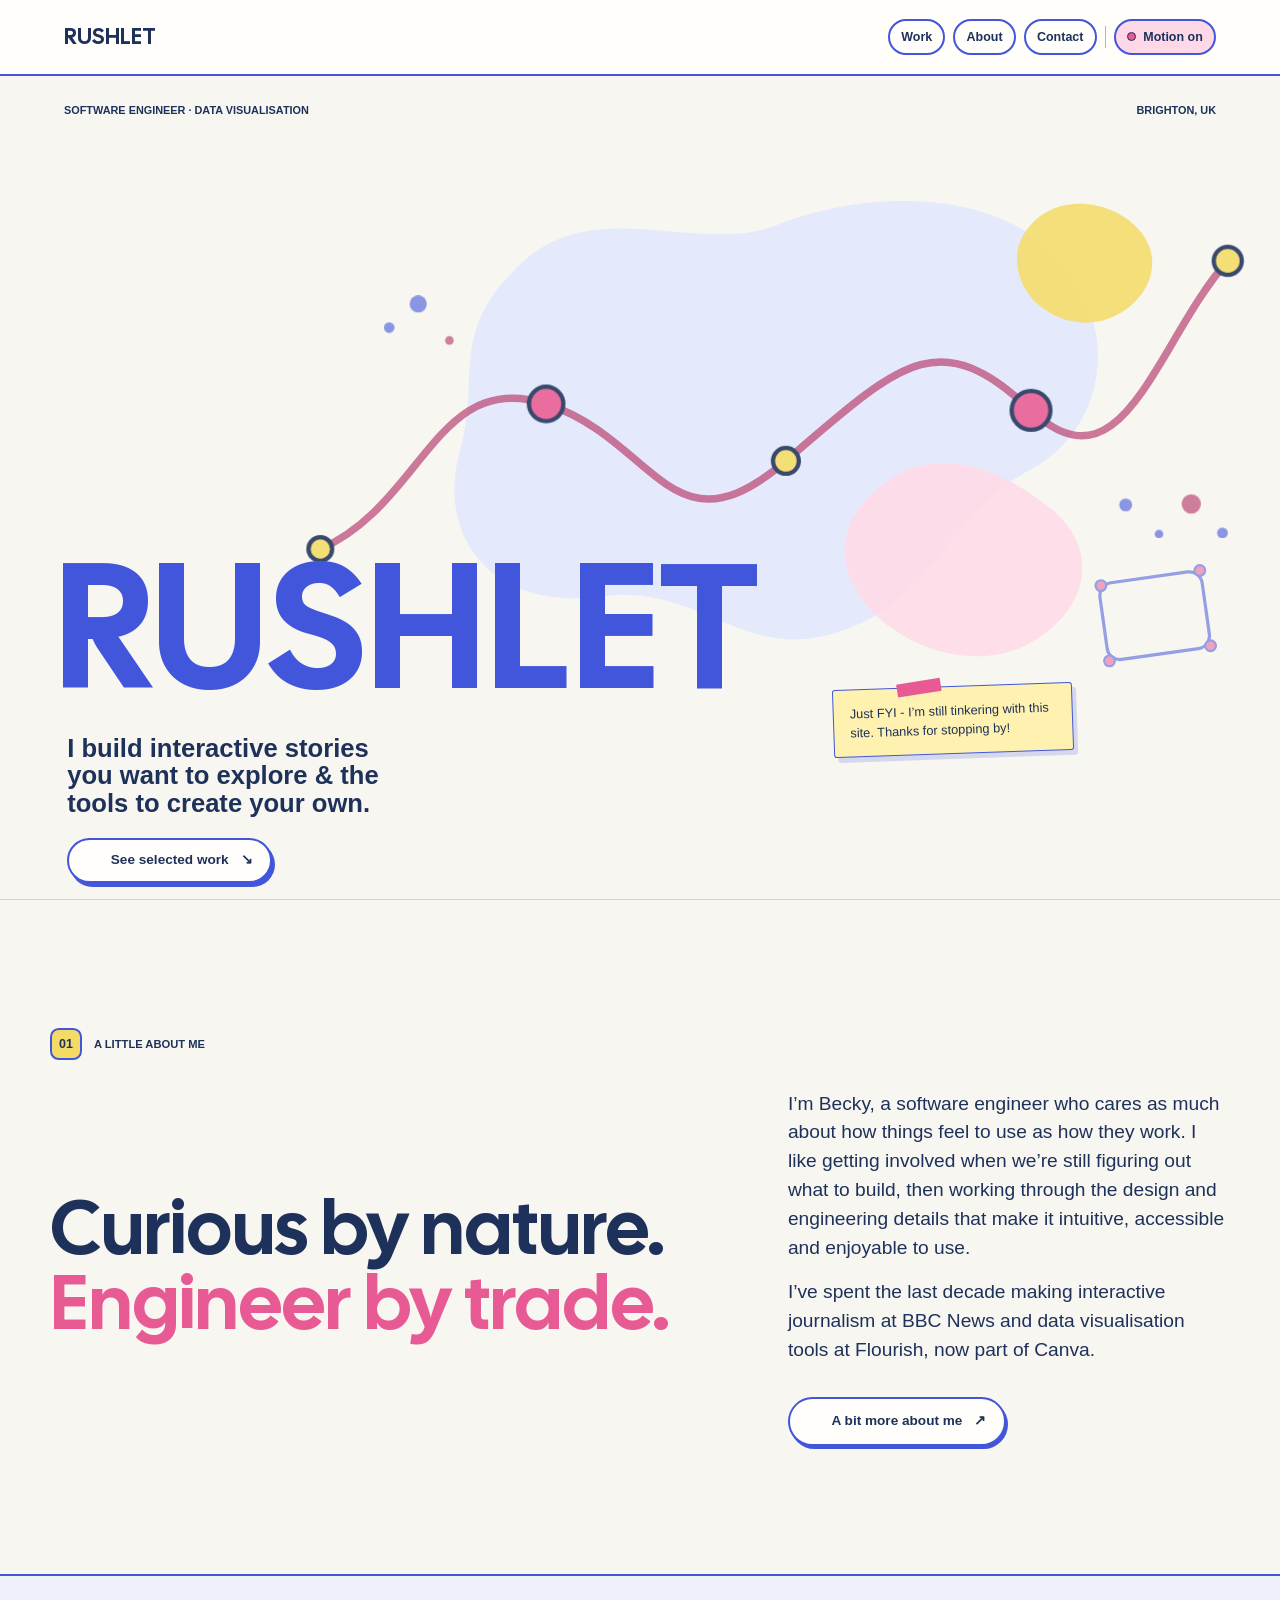
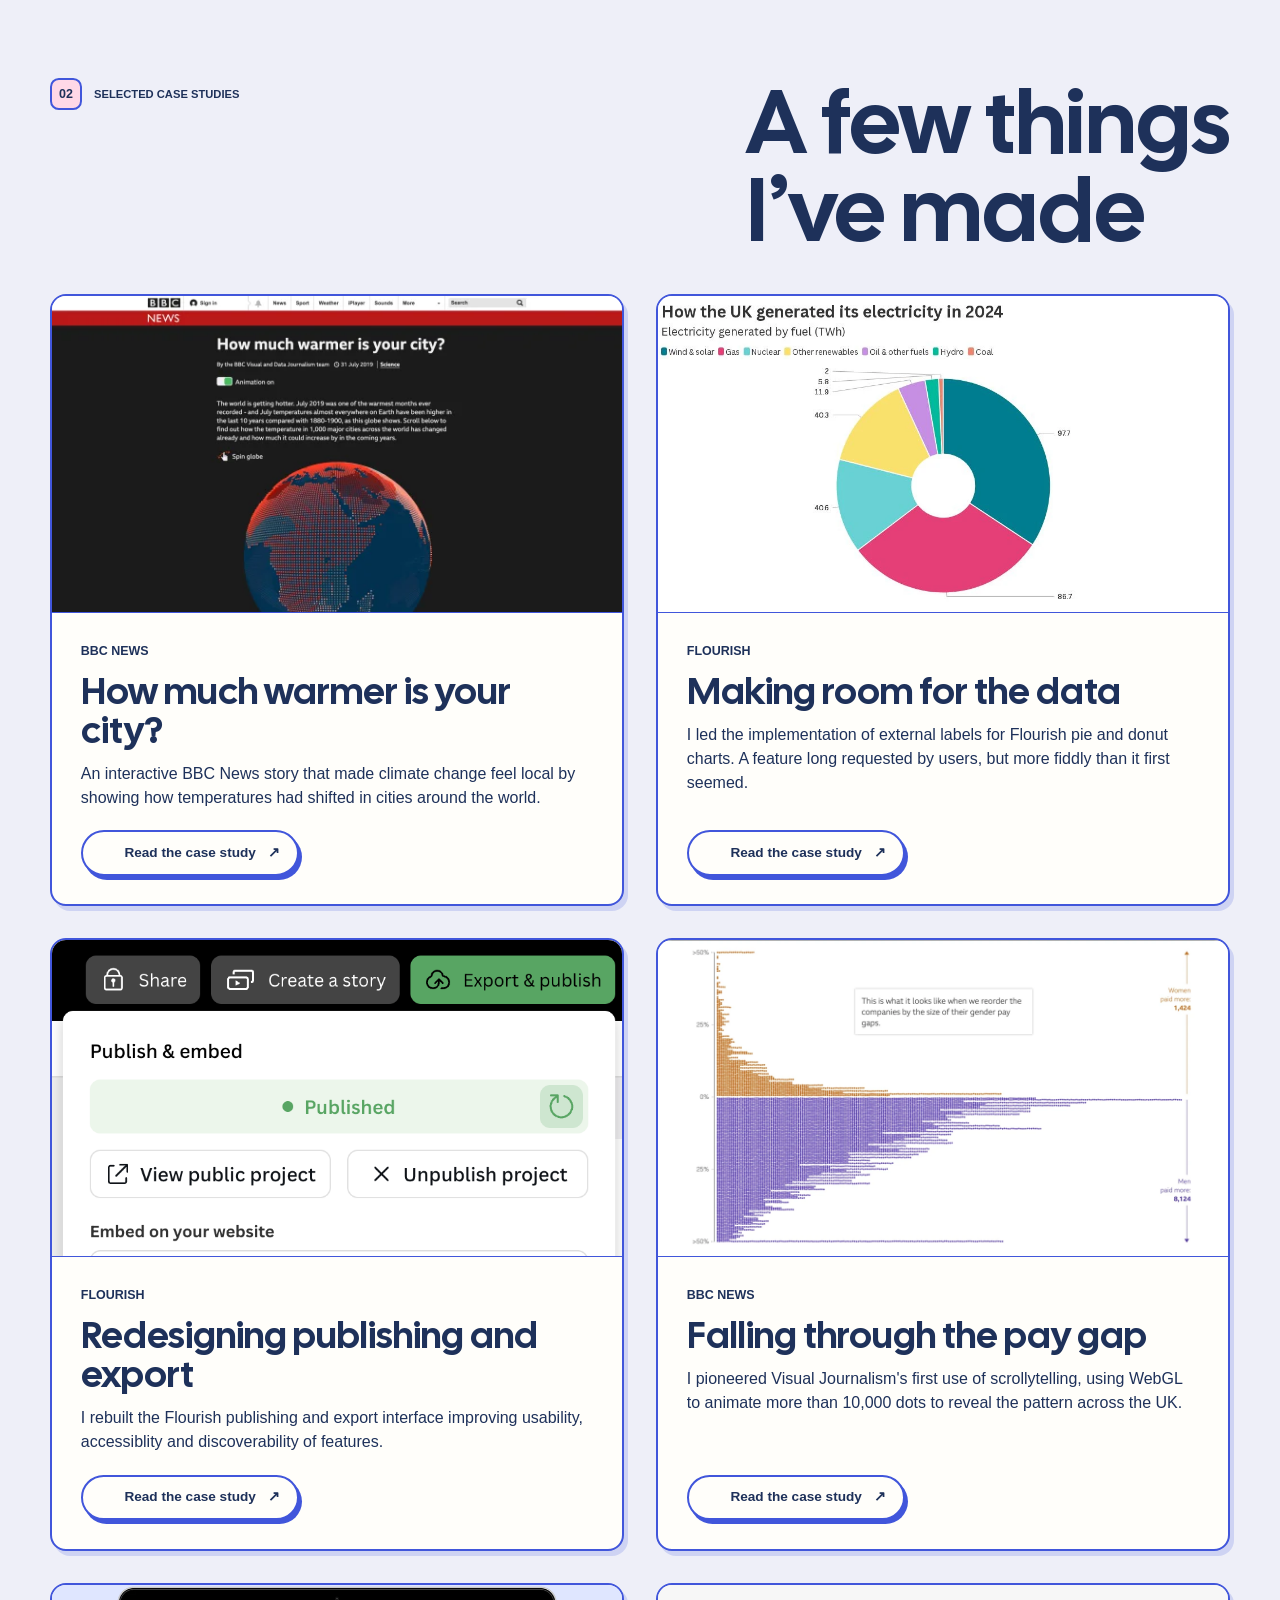
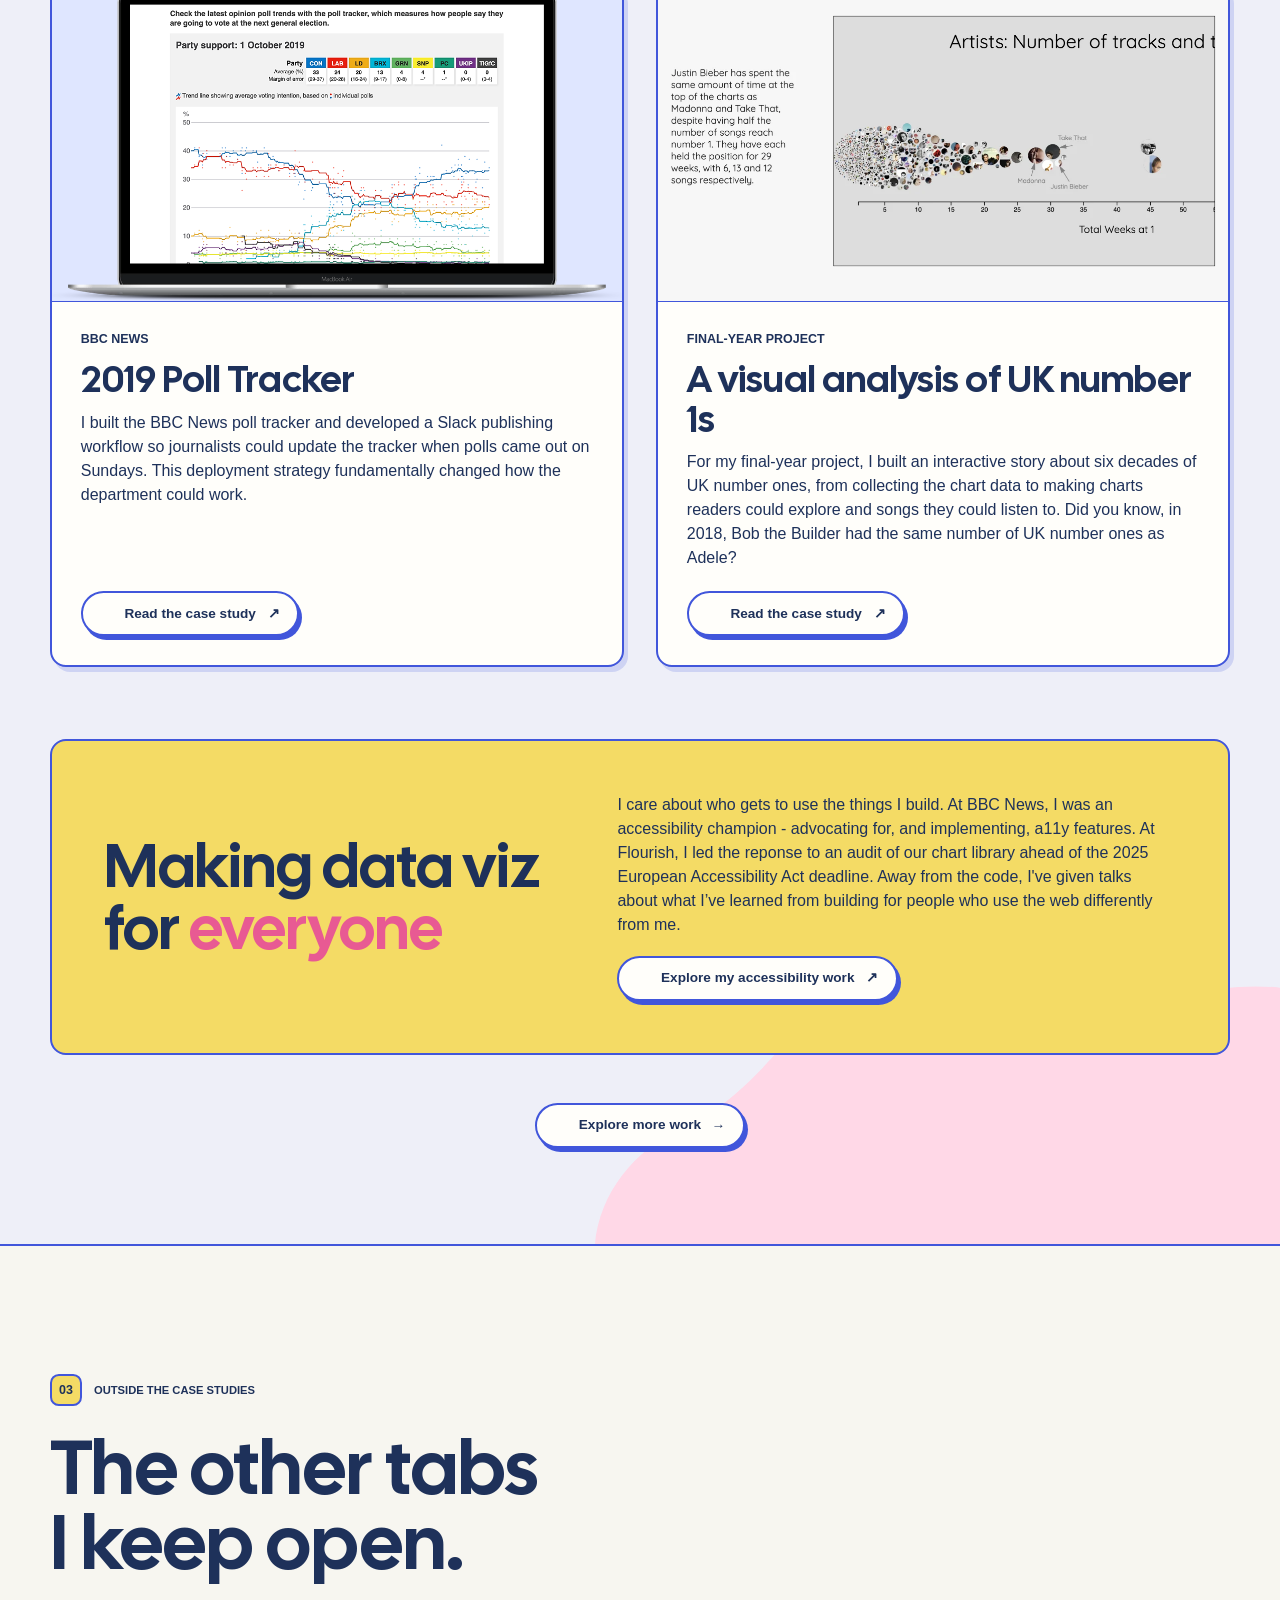
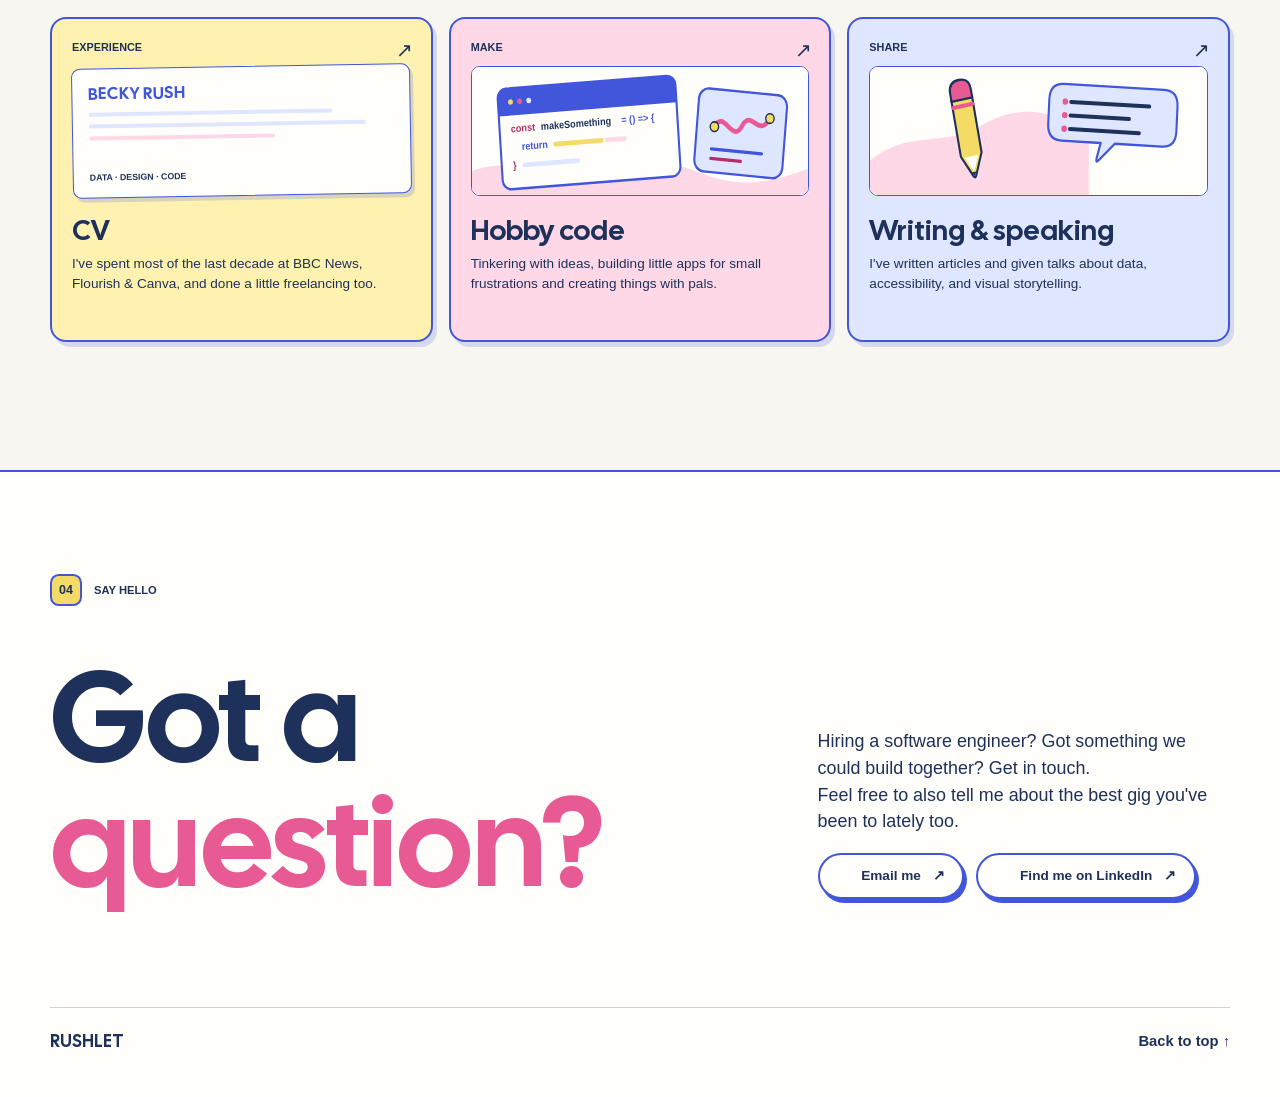
<file: index.html>
<!doctype html>
<html lang="en">
  <head>
    <meta charset="utf-8" />
    <meta name="viewport" content="width=device-width, initial-scale=1" />
    <meta name="theme-color" content="#f7f6f0" />
    <meta
      name="description"
      content="Becky Rush turns complex data into clear, accessible experiences worth exploring."
    />
    <title>Becky Rush — Data, stories &amp; the web</title>
    <link rel="icon" type="image/png" sizes="32x32" href="assets/favicon-32.png" />
    <link rel="icon" type="image/svg+xml" sizes="any" href="assets/favicon.svg" />
    <link rel="stylesheet" href="styles.css" />
  </head>
  <body>
    <a class="skip-link" href="#main">Skip to content</a>
    <header class="site-header">
      <a class="wordmark" href="index.html" aria-label="Becky Rush, home">RUSHLET</a>
      <nav aria-label="Main navigation">
        <a href="work.html">Work</a>
        <a href="resume.html">About</a>
        <a href="#contact">Contact</a>
        <span class="nav-motion-group" hidden>
          <span class="nav-separator" aria-hidden="true"></span>
          <button
            class="motion-toggle"
            type="button"
            data-hero-motion-toggle
            aria-label="Motion"
            aria-pressed="false"
          >
            <span class="motion-indicator" aria-hidden="true"></span>
            <span data-hero-motion-label>Motion off</span>
          </button>
        </span>
      </nav>
    </header>
    <main id="main" tabindex="-1">
      <section class="hero" id="top" aria-labelledby="hero-title">
        <div class="hero-topline">
          <span class="hero-role">SOFTWARE ENGINEER · DATA VISUALISATION</span>
          <div class="hero-tools">
            <span class="hero-location">BRIGHTON, UK</span>
          </div>
        </div>
        <div class="hero-lockup">
          <h1 id="hero-title">RUSHLET</h1>
          <div class="hero-aside">
            <p>I build interactive stories you want to explore & the tools to create your own.</p>
            <a class="button-link" href="#work">
              See selected work
              <span aria-hidden="true">↘</span>
            </a>
          </div>
          <p class="hero-note">
            Just FYI - I’m still tinkering with this site. Thanks for stopping by!
          </p>
        </div>
        <svg class="hero-dataviz" viewBox="0 0 1000 600" aria-hidden="true" focusable="false">
          <path
            class="hero-shape hero-blob-blue"
            d="M265 126C336 52 431 114 508 85C589 52 713 49 771 117C837 193 804 282 743 313C667 353 658 434 566 463C478 493 436 417 346 430C245 444 191 376 214 294C233 226 204 187 265 126Z"
          />
          <path
            class="hero-shape hero-blob-pink"
            d="M607 326C658 286 719 312 764 349C813 389 795 446 743 474C691 502 619 476 588 433C559 392 570 356 607 326Z"
          />
          <path
            class="hero-shape hero-blob-yellow"
            d="M746 83C773 54 824 62 847 91C871 121 852 158 819 171C786 185 743 165 734 131C729 112 733 97 746 83Z"
          />
          <g class="hero-design-mark" aria-hidden="true">
            <rect x="812" y="412" width="96" height="72" rx="12" transform="rotate(-8 860 448)" />
            <circle cx="810" cy="420" r="5" />
            <circle cx="902" cy="406" r="5" />
            <circle cx="818" cy="490" r="5" />
            <circle cx="912" cy="476" r="5" />
          </g>
          <path
            class="hero-chart-line"
            d="M84 386C180 344 192 218 294 251S410 396 517 304S659 176 745 257S862 192 928 118"
          />
          <g class="hero-chart-points">
            <circle cx="84" cy="386" r="11" />
            <circle cx="294" cy="251" r="16" />
            <circle cx="517" cy="304" r="12" />
            <circle cx="745" cy="257" r="18" />
            <circle cx="928" cy="118" r="13" />
          </g>
          <g class="hero-data-dots">
            <circle cx="148" cy="180" r="5" />
            <circle cx="175" cy="158" r="8" />
            <circle cx="204" cy="192" r="4" />
            <circle cx="833" cy="345" r="6" />
            <circle cx="864" cy="372" r="4" />
            <circle cx="894" cy="344" r="9" />
            <circle cx="923" cy="371" r="5" />
          </g>
        </svg>
      </section>
      <section class="intro section-wrap" id="about" aria-labelledby="about-title">
        <p class="eyebrow">
          <span class="eyebrow-icon" aria-hidden="true">01</span>
          A LITTLE ABOUT ME
        </p>
        <div class="intro-grid">
          <h2 id="about-title">
            Curious by nature.
            <br />
            <em>Engineer by trade.</em>
          </h2>
          <div class="intro-copy">
            <p>
              I’m Becky, a software engineer who cares as much about how things feel to use as how
              they work. I like getting involved when we’re still figuring out what to build, then
              working through the design and engineering details that make it intuitive, accessible
              and enjoyable to use.
            </p>
            <p>
              I’ve spent the last decade making interactive journalism at BBC News and data
              visualisation tools at Flourish, now part of Canva.
            </p>
            <a class="pill-link" href="resume.html">
              A bit more about me
              <span aria-hidden="true">↗</span>
            </a>
          </div>
        </div>
      </section>
      <section class="work-section" id="work" aria-labelledby="work-title">
        <div class="section-wrap">
          <div class="section-heading">
            <p class="eyebrow">
              <span class="eyebrow-icon pink-icon" aria-hidden="true">02</span>
              SELECTED CASE STUDIES
            </p>
            <h2 id="work-title">
              A few things
              <br />
              I’ve made
            </h2>
          </div>
          <div class="featured-grid">
            <article class="featured-card">
              <a
                class="featured-art-link"
                href="case-study-warmer.html"
                aria-label="Read the case study about How much warmer is your city?"
              >
                <img
                  class="featured-art"
                  src="assets/how-much-warmer-card.webp"
                  srcset="
                    assets/how-much-warmer-card-600.webp  600w,
                    assets/how-much-warmer-card.webp     1160w
                  "
                  sizes="(min-width: 1240px) 580px, (min-width: 700px) 46vw, 92vw"
                  width="1160"
                  height="645"
                  alt=""
                  loading="lazy"
                  decoding="async"
                />
              </a>
              <div class="featured-copy">
                <p class="featured-organisation">BBC News</p>
                <h3>How much warmer is your city?</h3>
                <p>
                  An interactive BBC News story that made climate change feel local by showing how
                  temperatures had shifted in cities around the world.
                </p>
                <a
                  class="button-link"
                  href="case-study-warmer.html"
                  aria-label="Read the case study about How much warmer is your city?"
                >
                  Read the case study
                  <span aria-hidden="true">↗</span>
                </a>
              </div>
            </article>
            <article class="featured-card">
              <a
                class="featured-art-link"
                href="case-study-pie-labels.html"
                aria-label="Read the case study about Making room for the data"
              >
                <img
                  class="featured-art"
                  src="assets/flourish-pie-electricity.webp"
                  width="1020"
                  height="559"
                  alt=""
                  loading="lazy"
                  decoding="async"
                />
              </a>
              <div class="featured-copy">
                <p class="featured-organisation">Flourish</p>
                <h3>Making room for the data</h3>
                <p>
                  I led the implementation of external labels for Flourish pie and donut charts. A
                  feature long requested by users, but more fiddly than it first seemed.
                </p>
                <a
                  class="button-link"
                  href="case-study-pie-labels.html"
                  aria-label="Read the case study about Making room for the data"
                >
                  Read the case study
                  <span aria-hidden="true">↗</span>
                </a>
              </div>
            </article>
            <article class="featured-card">
              <a
                class="featured-art-link"
                href="case-study-publishing.html"
                aria-label="Read the case study about Redesigning publishing and export"
              >
                <img
                  class="featured-art featured-publishing"
                  src="assets/flourish-publish-published.webp"
                  width="846"
                  height="1126"
                  alt=""
                  loading="lazy"
                  decoding="async"
                />
              </a>
              <div class="featured-copy">
                <p class="featured-organisation">Flourish</p>
                <h3>Redesigning publishing and export</h3>
                <p>
                  I rebuilt the Flourish publishing and export interface improving usability,
                  accessiblity and discoverability of features.
                </p>
                <a
                  class="button-link"
                  href="case-study-publishing.html"
                  aria-label="Read the case study about Redesigning publishing and export"
                >
                  Read the case study
                  <span aria-hidden="true">↗</span>
                </a>
              </div>
            </article>
            <article class="featured-card">
              <a
                class="featured-art-link"
                href="case-study-pay-gap.html"
                aria-label="Read the case study about Falling through the pay gap"
              >
                <img
                  class="featured-art"
                  src="assets/gender-pay-gap.webp"
                  width="1200"
                  height="652"
                  alt="Orange and purple bars sorted by company pay gap on either side of a zero line"
                  loading="lazy"
                  decoding="async"
                />
              </a>
              <div class="featured-copy">
                <p class="featured-organisation">BBC News</p>
                <h3>Falling through the pay gap</h3>
                <p>
                  I pioneered Visual Journalism's first use of scrollytelling, using WebGL to
                  animate more than 10,000 dots to reveal the pattern across the UK.
                </p>
                <a
                  class="button-link"
                  href="case-study-pay-gap.html"
                  aria-label="Read the case study about Falling through the pay gap"
                >
                  Read the case study
                  <span aria-hidden="true">↗</span>
                </a>
              </div>
            </article>
            <article class="featured-card">
              <a
                class="featured-art-link"
                href="case-study-poll-tracker.html"
                aria-label="Read the case study about 2019 Poll Tracker"
              >
                <img
                  class="featured-art"
                  src="assets/polltracker.png"
                  width="1110"
                  height="598"
                  alt="A line chart tracking UK voting intention over time, with a different colour for each party"
                  loading="lazy"
                  decoding="async"
                />
              </a>
              <div class="featured-copy">
                <p class="featured-organisation">BBC News</p>
                <h3>2019 Poll Tracker</h3>
                <p>
                  I built the BBC News poll tracker and developed a Slack publishing workflow so
                  journalists could update the tracker when polls came out on Sundays. This
                  deployment strategy fundamentally changed how the department could work.
                </p>
                <a
                  class="button-link"
                  href="case-study-poll-tracker.html"
                  aria-label="Read the case study about 2019 Poll Tracker"
                >
                  Read the case study
                  <span aria-hidden="true">↗</span>
                </a>
              </div>
            </article>
            <article class="featured-card">
              <a
                class="featured-art-link"
                href="case-study-number-ones.html"
                aria-label="Read the case study about UK number 1s"
              >
                <img
                  class="featured-art"
                  src="assets/number-ones.webp"
                  width="1160"
                  height="629"
                  alt="A chart plotting artist portraits by how many weeks they spent at number one"
                  loading="lazy"
                  decoding="async"
                />
              </a>
              <div class="featured-copy">
                <p class="featured-organisation">Final-year project</p>
                <h3>A visual analysis of UK number 1s</h3>
                <p>
                  For my final-year project, I built an interactive story about six decades of UK
                  number ones, from collecting the chart data to making charts readers could explore
                  and songs they could listen to. Did you know, in 2018, Bob the Builder had the
                  same number of UK number ones as Adele?
                </p>
                <a
                  class="button-link"
                  href="case-study-number-ones.html"
                  aria-label="Read the case study about UK number 1s"
                >
                  Read the case study
                  <span aria-hidden="true">↗</span>
                </a>
              </div>
            </article>
          </div>
          <section class="access-feature" id="accessibility" aria-labelledby="access-title">
            <h2 id="access-title">
              Making data viz for
              <em>everyone</em>
            </h2>
            <div>
              <p>
                I care about who gets to use the things I build. At BBC News, I was an accessibility
                champion - advocating for, and implementing, a11y features. At Flourish, I led the
                reponse to an audit of our chart library ahead of the 2025 European Accessibility
                Act deadline. Away from the code, I've given talks about what I’ve learned from
                building for people who use the web differently from me.
              </p>
              <a class="button-link" href="accessibility.html">
                Explore my accessibility work
                <span aria-hidden="true">↗</span>
              </a>
            </div>
          </section>
          <div class="more-work-card">
            <a class="button-link" href="work.html">
              Explore more work
              <span aria-hidden="true">→</span>
            </a>
          </div>
        </div>
        <svg
          class="work-blob"
          viewBox="180 45 660 450"
          preserveAspectRatio="none"
          aria-hidden="true"
          focusable="false"
        >
          <path
            d="M265 126C336 52 431 114 508 85C589 52 713 49 771 117C837 193 804 282 743 313C667 353 658 434 566 463C478 493 436 417 346 430C245 444 191 376 214 294C233 226 204 187 265 126Z"
          />
        </svg>
      </section>
      <section class="more-section section-wrap" id="more" aria-labelledby="more-title">
        <p class="eyebrow">
          <span class="eyebrow-icon yellow-icon" aria-hidden="true">03</span>
          OUTSIDE THE CASE STUDIES
        </p>
        <h2 id="more-title">
          The other tabs
          <br />
          I keep open.
        </h2>
        <div class="more-grid">
          <a class="more-tile tile-yellow" href="resume.html">
            <span class="tile-description">EXPERIENCE</span>
            <span class="resume-tile-visual" aria-hidden="true">
              <span>BECKY RUSH</span>
              <i></i>
              <i></i>
              <i></i>
              <b>DATA · DESIGN · CODE</b>
            </span>
            <span class="tile-title">CV</span>
            <span class="tile-detail">
              I've spent most of the last decade at BBC News, Flourish & Canva, and done a little
              freelancing too.
            </span>
            <span class="tile-arrow" aria-hidden="true">↗</span>
          </a>
          <a class="more-tile tile-pink" href="work.html#hobby-projects">
            <span class="tile-description">MAKE</span>
            <svg
              class="tile-illustration code-illustration"
              viewBox="0 0 480 160"
              preserveAspectRatio="none"
              aria-hidden="true"
              focusable="false"
            >
              <rect width="480" height="160" fill="#fffefa" />
              <path
                d="M0 130C68 109 98 145 158 130S269 113 324 132s97 15 156-5v33H0Z"
                fill="#ffd8e7"
              />
              <g transform="rotate(-4 181 83)">
                <rect
                  x="40"
                  y="18"
                  width="254"
                  height="126"
                  rx="12"
                  fill="#fffefa"
                  stroke="#4156db"
                  stroke-width="3"
                />
                <path d="M40 30a12 12 0 0 1 12-12h230a12 12 0 0 1 12 12v22H40Z" fill="#4156db" />
                <circle cx="58" cy="35" r="3.5" fill="#f4db65" />
                <circle cx="71" cy="35" r="3.5" fill="#e85a93" />
                <circle cx="84" cy="35" r="3.5" fill="#dfe6ff" />
                <text x="56" y="73" fill="#b32f65" font-size="13" font-weight="800">const</text>
                <text x="99" y="73" fill="#1e315a" font-size="13" font-weight="700">
                  makeSomething
                </text>
                <text x="214" y="73" fill="#4156db" font-size="13" font-weight="800">
                  = () =&gt; {
                </text>
                <text x="70" y="96" fill="#4156db" font-size="13" font-weight="700">return</text>
                <path d="M118 92h66" stroke="#f4db65" stroke-width="6" stroke-linecap="round" />
                <path d="M192 92h25" stroke="#ffd8e7" stroke-width="6" stroke-linecap="round" />
                <text x="56" y="119" fill="#b32f65" font-size="13" font-weight="800">}</text>
                <path d="M73 115h76" stroke="#dfe6ff" stroke-width="6" stroke-linecap="round" />
              </g>
              <g transform="rotate(5 373 83)">
                <rect
                  x="320"
                  y="30"
                  width="126"
                  height="104"
                  rx="14"
                  fill="#dfe6ff"
                  stroke="#4156db"
                  stroke-width="3"
                />
                <path
                  d="M345 77c12-24 27 20 39-4s24 14 39-13"
                  fill="none"
                  stroke="#e85a93"
                  stroke-width="6"
                  stroke-linecap="round"
                />
                <circle cx="345" cy="77" r="6" fill="#f4db65" stroke="#1e315a" stroke-width="2" />
                <circle cx="423" cy="60" r="6" fill="#f4db65" stroke="#1e315a" stroke-width="2" />
                <path d="M343 105h72" stroke="#4156db" stroke-width="4" stroke-linecap="round" />
                <path d="M343 117h43" stroke="#b32f65" stroke-width="4" stroke-linecap="round" />
              </g>
            </svg>
            <span class="tile-title">Hobby code</span>
            <span class="tile-detail">
              Tinkering with ideas, building little apps for small frustrations and creating things
              with pals.
            </span>
            <span class="tile-arrow" aria-hidden="true">↗</span>
          </a>
          <a class="more-tile tile-blue" href="work.html#writing-speaking">
            <span class="tile-description">SHARE</span>
            <svg
              class="tile-illustration writing-illustration"
              viewBox="0 0 480 160"
              preserveAspectRatio="none"
              aria-hidden="true"
              focusable="false"
            >
              <rect width="480" height="160" fill="#fffefa" />
              <path d="M0 117c52-39 109-17 159-44s102-20 153 9v78H0Z" fill="#ffd8e7" />
              <g transform="rotate(-11 139 82)">
                <path
                  d="M124 39q0-4 4-4h22q4 0 4 4v71l-13 27q-2 4-4 0l-13-27Z"
                  fill="#f4db65"
                  stroke="#1e315a"
                  stroke-width="3"
                  stroke-linejoin="round"
                />
                <path
                  d="M124 40V29q0-14 15-14t15 14v11Z"
                  fill="#e85a93"
                  stroke="#1e315a"
                  stroke-width="3"
                  stroke-linejoin="round"
                />
                <path d="M125 48h28" stroke="#e85a93" stroke-width="5" stroke-linecap="round" />
                <path d="M129 112h20l-10 20Z" fill="#fffefa" />
                <path d="M136 132l3 5 3-5Z" fill="#1e315a" />
              </g>
              <g transform="rotate(3 350 75)">
                <path
                  d="M274 25h143q20 0 20 20v31q0 20-20 20h-67l-22 22q-4 4-3-2l5-20h-56q-20 0-20-20V45q0-20 20-20Z"
                  fill="#dfe6ff"
                  stroke="#4156db"
                  stroke-width="3"
                  stroke-linejoin="round"
                />
                <path
                  d="M285 47h112M285 64h84M285 81h99"
                  stroke="#1e315a"
                  stroke-width="5"
                  stroke-linecap="round"
                />
                <circle cx="277" cy="47" r="4" fill="#e85a93" />
                <circle cx="277" cy="64" r="4" fill="#e85a93" />
                <circle cx="277" cy="81" r="4" fill="#e85a93" />
              </g>
            </svg>
            <span class="tile-title">Writing &amp; speaking</span>
            <span class="tile-detail">
              I've written articles and given talks about data, accessibility, and visual
              storytelling.
            </span>
            <span class="tile-arrow" aria-hidden="true">↗</span>
          </a>
        </div>
      </section>
      <section class="contact-section" id="contact" aria-labelledby="contact-title">
        <div class="section-wrap contact-inner">
          <p class="eyebrow">
            <span class="eyebrow-icon" aria-hidden="true">04</span>
            SAY HELLO
          </p>
          <div class="contact-layout">
            <h2 id="contact-title">
              Got a
              <br />
              <em>question?</em>
            </h2>
            <div class="contact-copy">
              <p>
                Hiring a software engineer? Got something we could build together? Get in touch.
                <br />
                Feel free to also tell me about the best gig you've been to lately too.
              </p>
              <div class="contact-links">
                <a class="button-link" href="mailto:becky@rushlet.co.uk">
                  Email me
                  <span aria-hidden="true">↗</span>
                </a>
                <a
                  class="button-link"
                  href="https://www.linkedin.com/in/rushlet/"
                  target="_blank"
                  rel="noreferrer"
                >
                  Find me on LinkedIn
                  <span aria-hidden="true">↗</span>
                </a>
              </div>
            </div>
          </div>
          <footer>
            <a class="wordmark footer-mark" href="#top">RUSHLET</a>
            <a href="#top">Back to top ↑</a>
          </footer>
        </div>
      </section>
    </main>
    <script src="hero-motion.js" defer></script>
  </body>
</html>
</file>
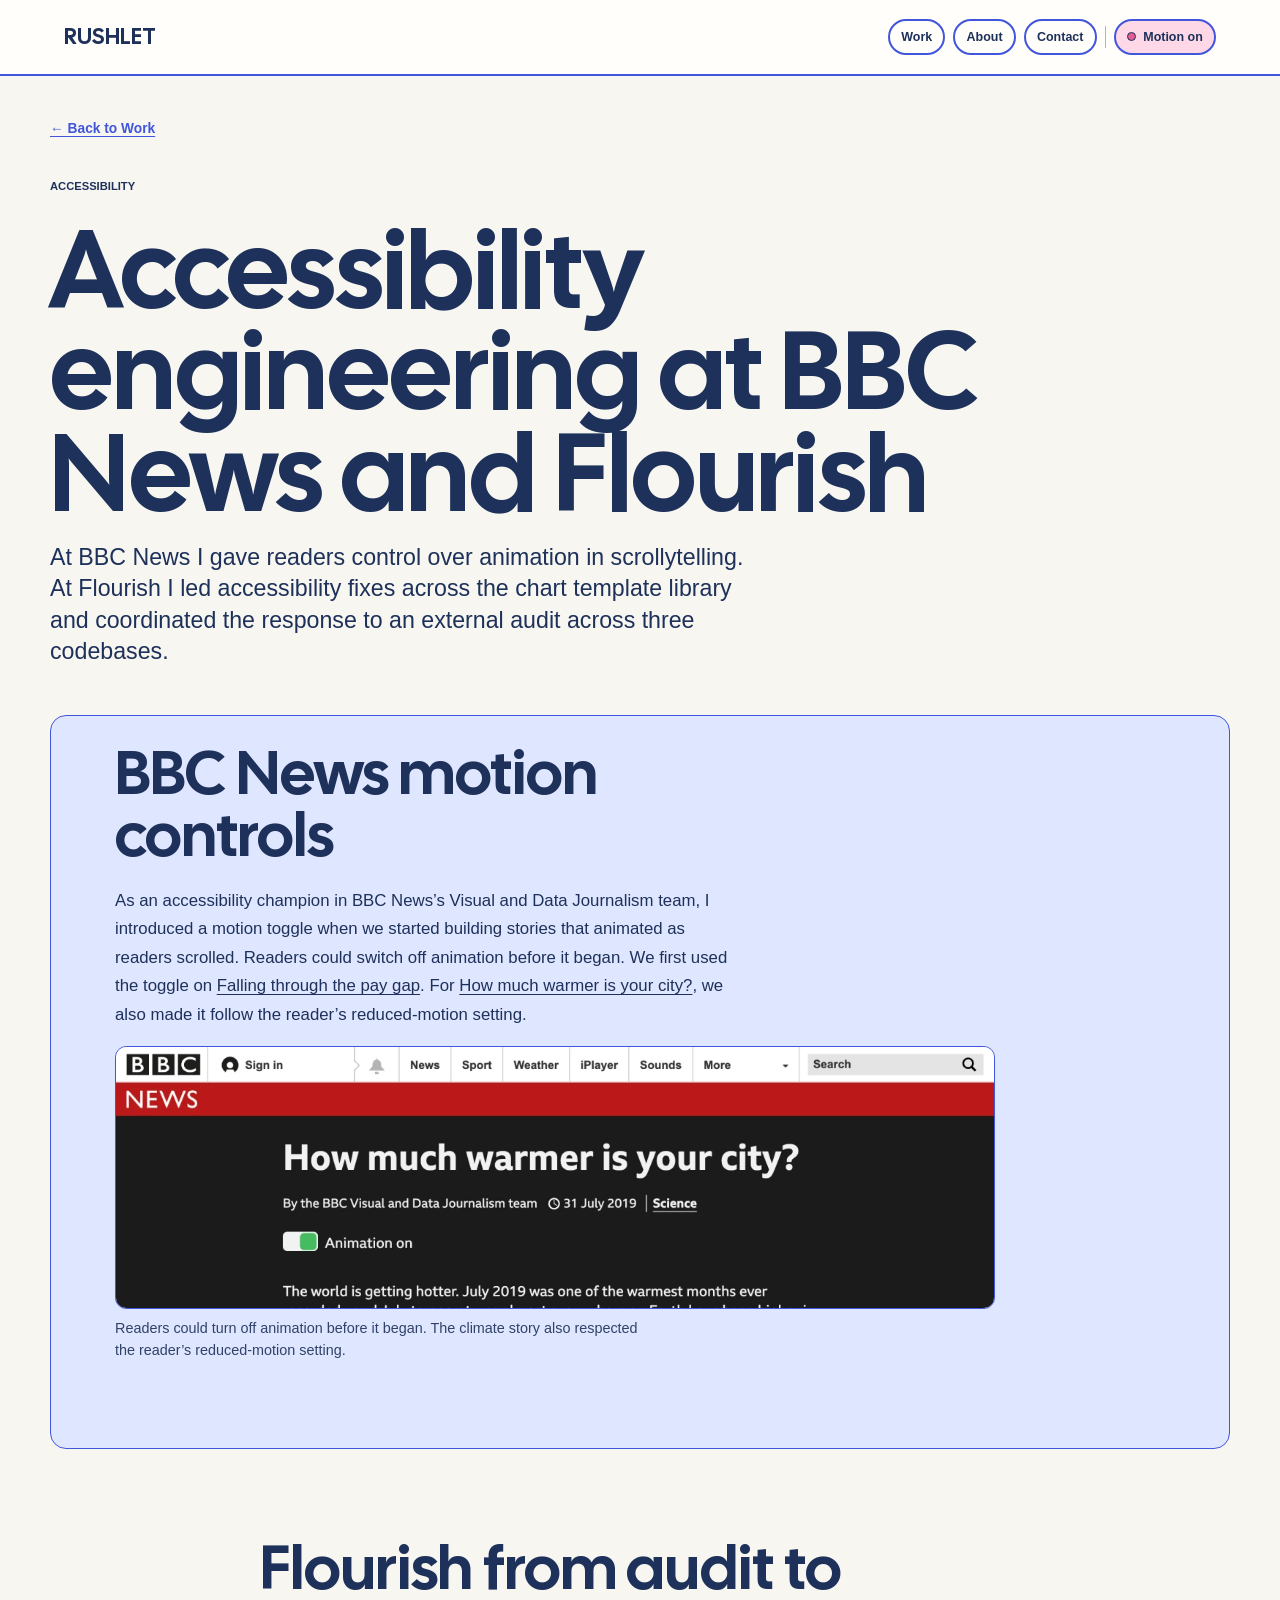
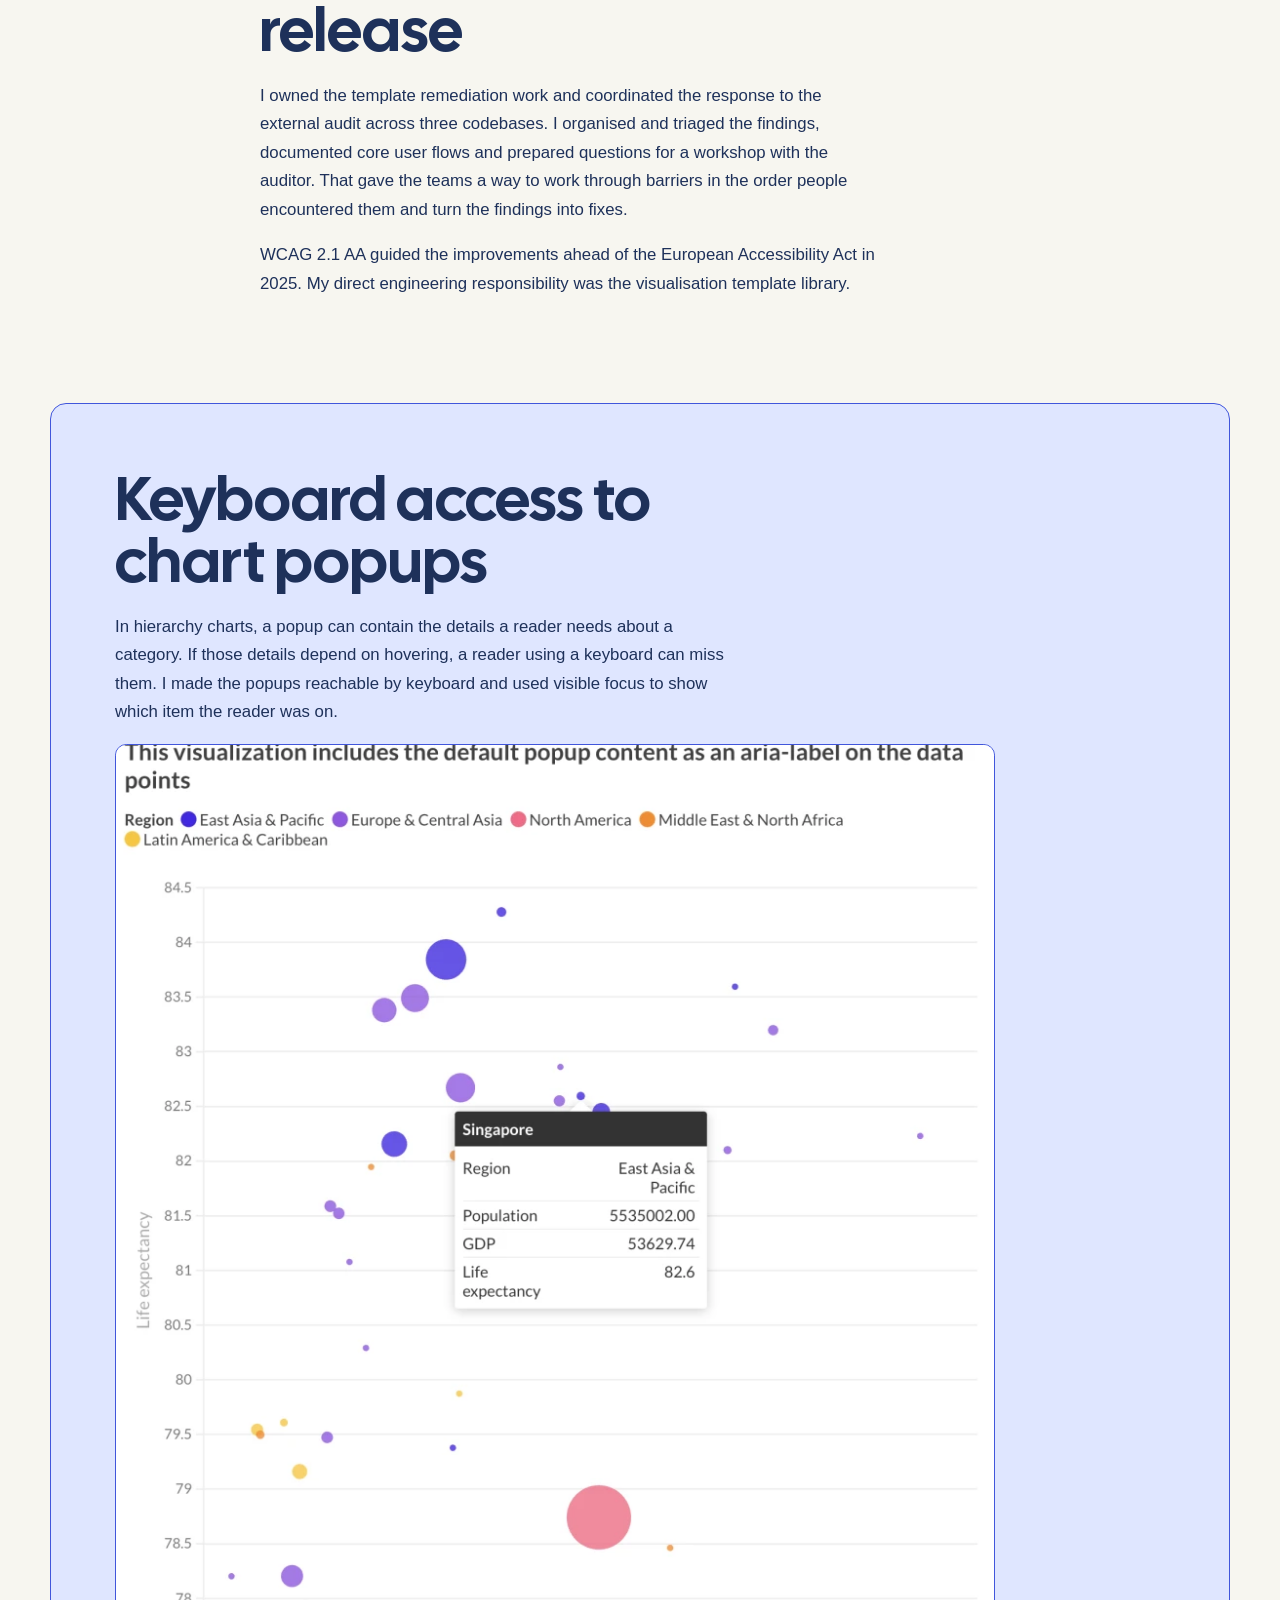
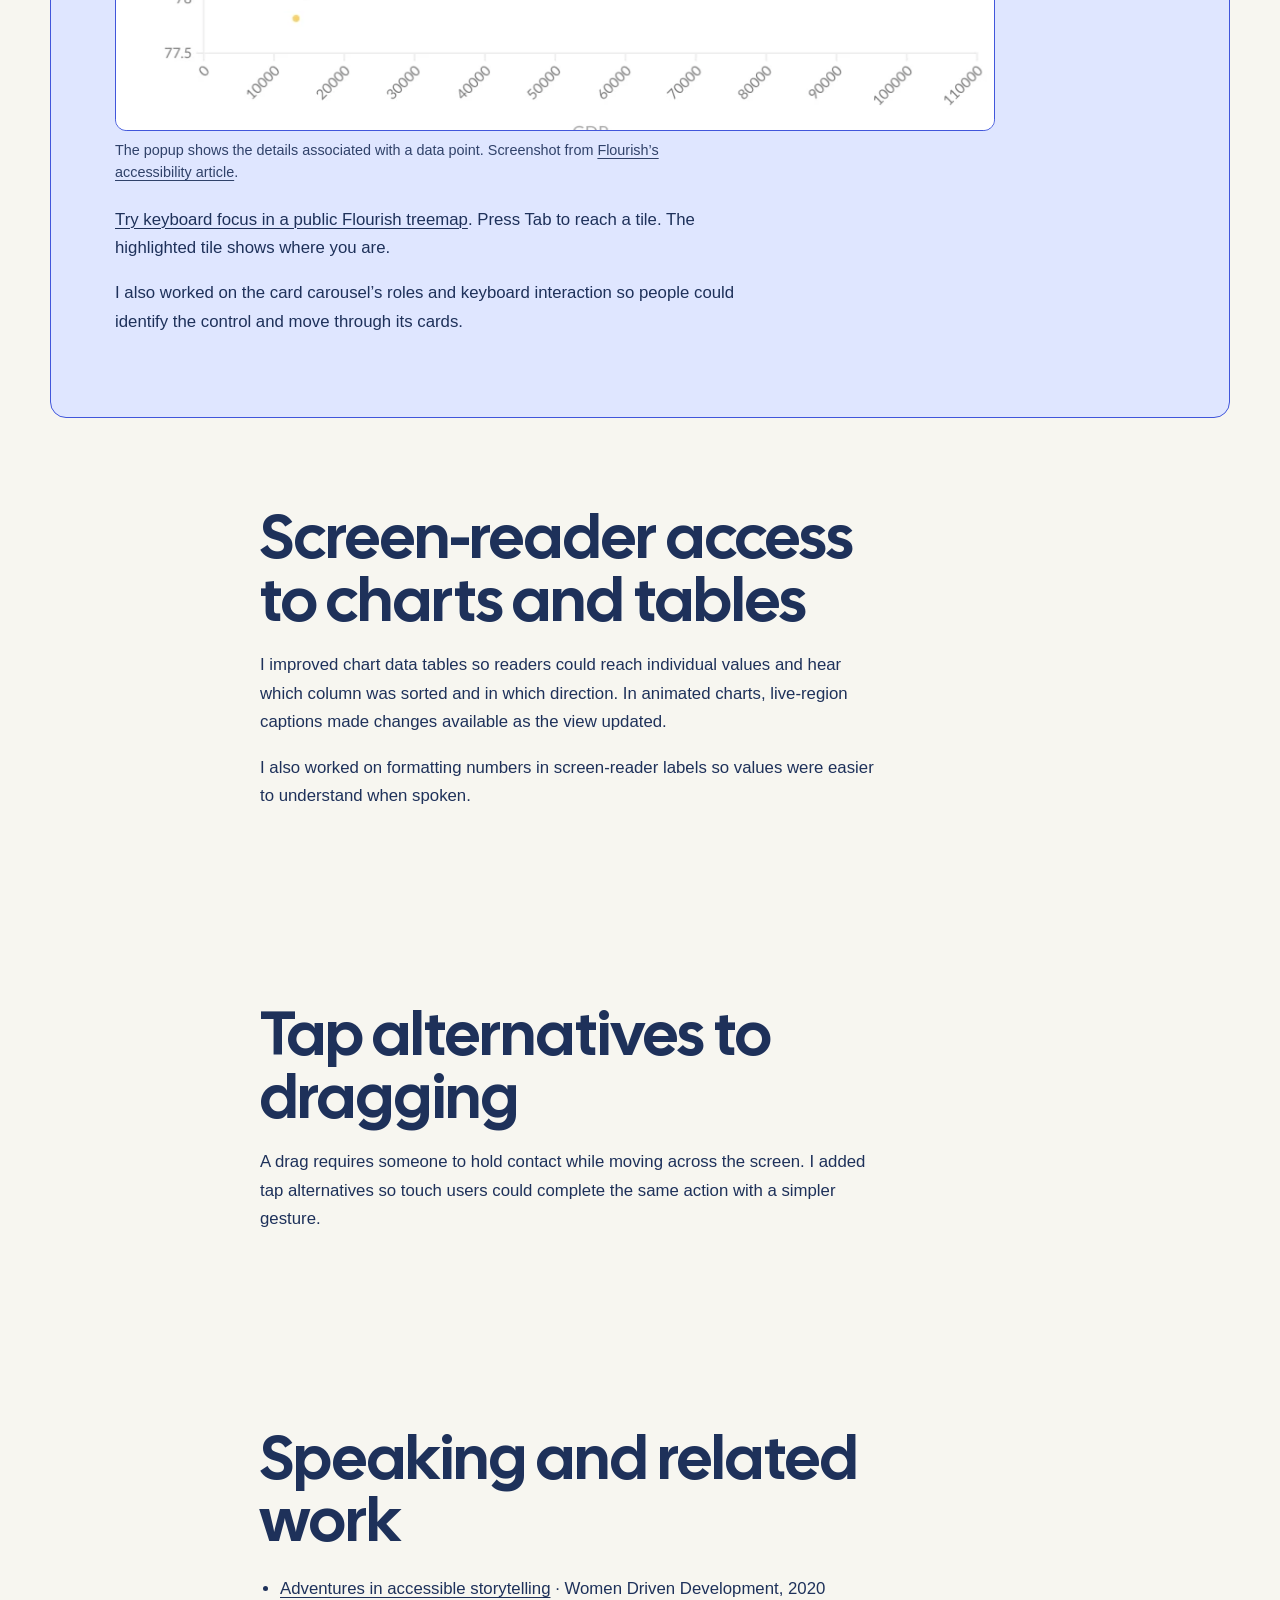
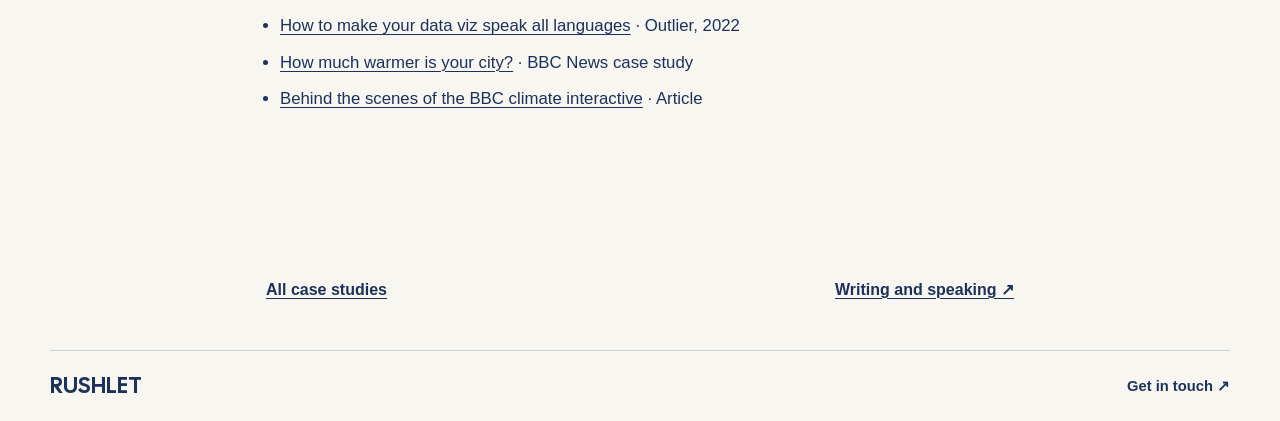
<file: accessibility.html>
<!doctype html>
<html lang="en">
  <head>
    <meta charset="utf-8" />
    <meta name="viewport" content="width=device-width, initial-scale=1" />
    <meta name="theme-color" content="#f7f6f0" />
    <meta
      name="description"
      content="Accessibility engineering at BBC News and Flourish, from motion controls in scrollytelling to keyboard, screen-reader and touch access in chart templates."
    />
    <title>Engineering accessible data visualisations and web experiences — Becky Rush</title>
    <link rel="icon" type="image/png" sizes="32x32" href="assets/favicon-32.png" />
    <link rel="icon" type="image/svg+xml" sizes="any" href="assets/favicon.svg" />
    <link rel="stylesheet" href="styles.css" />
  </head>
  <body>
    <a class="skip-link" href="#main">Skip to content</a>
    <header class="site-header">
      <a class="wordmark" href="index.html" aria-label="Becky Rush, home">RUSHLET</a>
      <nav aria-label="Main navigation">
        <a href="work.html">Work</a><a href="resume.html">About</a
        ><a href="index.html#contact">Contact</a
        ><span class="nav-motion-group" hidden
          ><span class="nav-separator" aria-hidden="true"></span
          ><button
            class="motion-toggle"
            type="button"
            data-hero-motion-toggle
            aria-label="Motion"
            aria-pressed="false"
          >
            <span class="motion-indicator" aria-hidden="true"></span
            ><span data-hero-motion-label>Motion off</span>
          </button></span
        >
      </nav>
    </header>
    <main id="main" tabindex="-1" class="case-page editorial-case">
      <section class="case-hero section-wrap">
        <a class="back-link" href="work.html">← Back to Work</a>
        <p class="eyebrow">ACCESSIBILITY</p>
        <h1>Accessibility engineering at BBC News and Flourish</h1>
        <p class="case-deck">
          At BBC News I gave readers control over animation in scrollytelling. At Flourish I led
          accessibility fixes across the chart template library and coordinated the response to an
          external audit across three codebases.
        </p>
      </section>
      <div class="case-body section-wrap">
        <section class="case-prose case-highlight">
          <h2>BBC News motion controls</h2>
          <p>
            As an accessibility champion in BBC News’s Visual and Data Journalism team, I introduced
            a motion toggle when we started building stories that animated as readers scrolled.
            Readers could switch off animation before it began. We first used the toggle on
            <a href="case-study-pay-gap.html">Falling through the pay gap</a>. For
            <a href="case-study-warmer.html">How much warmer is your city?</a>, we also made it
            follow the reader’s reduced-motion setting.
          </p>
          <figure class="case-figure">
            <img
              src="assets/bbc-motion-toggle.webp"
              width="1200"
              height="357"
              alt="The BBC climate story shows an Animation on switch below the headline and before the interactive content."
              loading="lazy"
              decoding="async"
            />
            <figcaption>
              Readers could turn off animation before it began. The climate story also respected the
              reader’s reduced-motion setting.
            </figcaption>
          </figure>
        </section>
        <section class="case-prose">
          <h2>Flourish from audit to release</h2>
          <p>
            I owned the template remediation work and coordinated the response to the external audit
            across three codebases. I organised and triaged the findings, documented core user flows
            and prepared questions for a workshop with the auditor. That gave the teams a way to
            work through barriers in the order people encountered them and turn the findings into
            fixes.
          </p>
          <p>
            WCAG 2.1 AA guided the improvements ahead of the European Accessibility Act in 2025. My
            direct engineering responsibility was the visualisation template library.
          </p>
        </section>
        <section class="case-prose case-highlight">
          <h2>Keyboard access to chart popups</h2>
          <p>
            In hierarchy charts, a popup can contain the details a reader needs about a category. If
            those details depend on hovering, a reader using a keyboard can miss them. I made the
            popups reachable by keyboard and used visible focus to show which item the reader was
            on.
          </p>
          <figure class="case-figure">
            <img
              src="assets/flourish-accessible-popup.webp"
              width="900"
              height="1010"
              alt="A Flourish scatter plot with the Singapore popup open, showing region, population, GDP and life expectancy."
              loading="lazy"
              decoding="async"
            />
            <figcaption>
              The popup shows the details associated with a data point. Screenshot from
              <a href="https://flourish.studio/blog/accessibility-improvements/"
                >Flourish’s accessibility article</a
              >.
            </figcaption>
          </figure>
          <p>
            <a href="https://flo.uri.sh/visualisation/21159778/embed?auto=1"
              >Try keyboard focus in a public Flourish treemap</a
            >. Press Tab to reach a tile. The highlighted tile shows where you are.
          </p>
          <p>
            I also worked on the card carousel’s roles and keyboard interaction so people could
            identify the control and move through its cards.
          </p>
        </section>
        <section class="case-prose">
          <h2>Screen-reader access to charts and tables</h2>
          <p>
            I improved chart data tables so readers could reach individual values and hear which
            column was sorted and in which direction. In animated charts, live-region captions made
            changes available as the view updated.
          </p>
          <p>
            I also worked on formatting numbers in screen-reader labels so values were easier to
            understand when spoken.
          </p>
        </section>
        <section class="case-prose">
          <h2>Tap alternatives to dragging</h2>
          <p>
            A drag requires someone to hold contact while moving across the screen. I added tap
            alternatives so touch users could complete the same action with a simpler gesture.
          </p>
        </section>
        <section class="case-prose">
          <h2>Speaking and related work</h2>
          <ul>
            <li>
              <a href="work.html#talk-accessible-storytelling"
                >Adventures in accessible storytelling</a
              >
              · Women Driven Development, 2020
            </li>
            <li>
              <a href="work.html#talk-multilingual"
                >How to make your data viz speak all languages</a
              >
              · Outlier, 2022
            </li>
            <li>
              <a href="case-study-warmer.html">How much warmer is your city?</a> · BBC News case
              study
            </li>
            <li>
              <a
                href="https://medium.com/@bbc_visual_and_data_journalism/how-much-warmer-is-your-city-behind-the-scenes-of-our-climate-change-interactive-7d97673b8121"
                >Behind the scenes of the BBC climate interactive</a
              >
              · Article
            </li>
          </ul>
        </section>
      </div>
      <nav class="case-next section-wrap" aria-label="More work">
        <a href="work.html#case-studies">All case studies</a>
        <a href="work.html#writing-speaking"
          >Writing and speaking <span aria-hidden="true">↗</span></a
        >
      </nav>
    </main>
    <footer class="site-footer section-wrap">
      <a class="wordmark" href="index.html">RUSHLET</a
      ><a href="index.html#contact">Get in touch ↗</a>
    </footer>
    <script src="hero-motion.js" defer></script>
  </body>
</html>
</file>
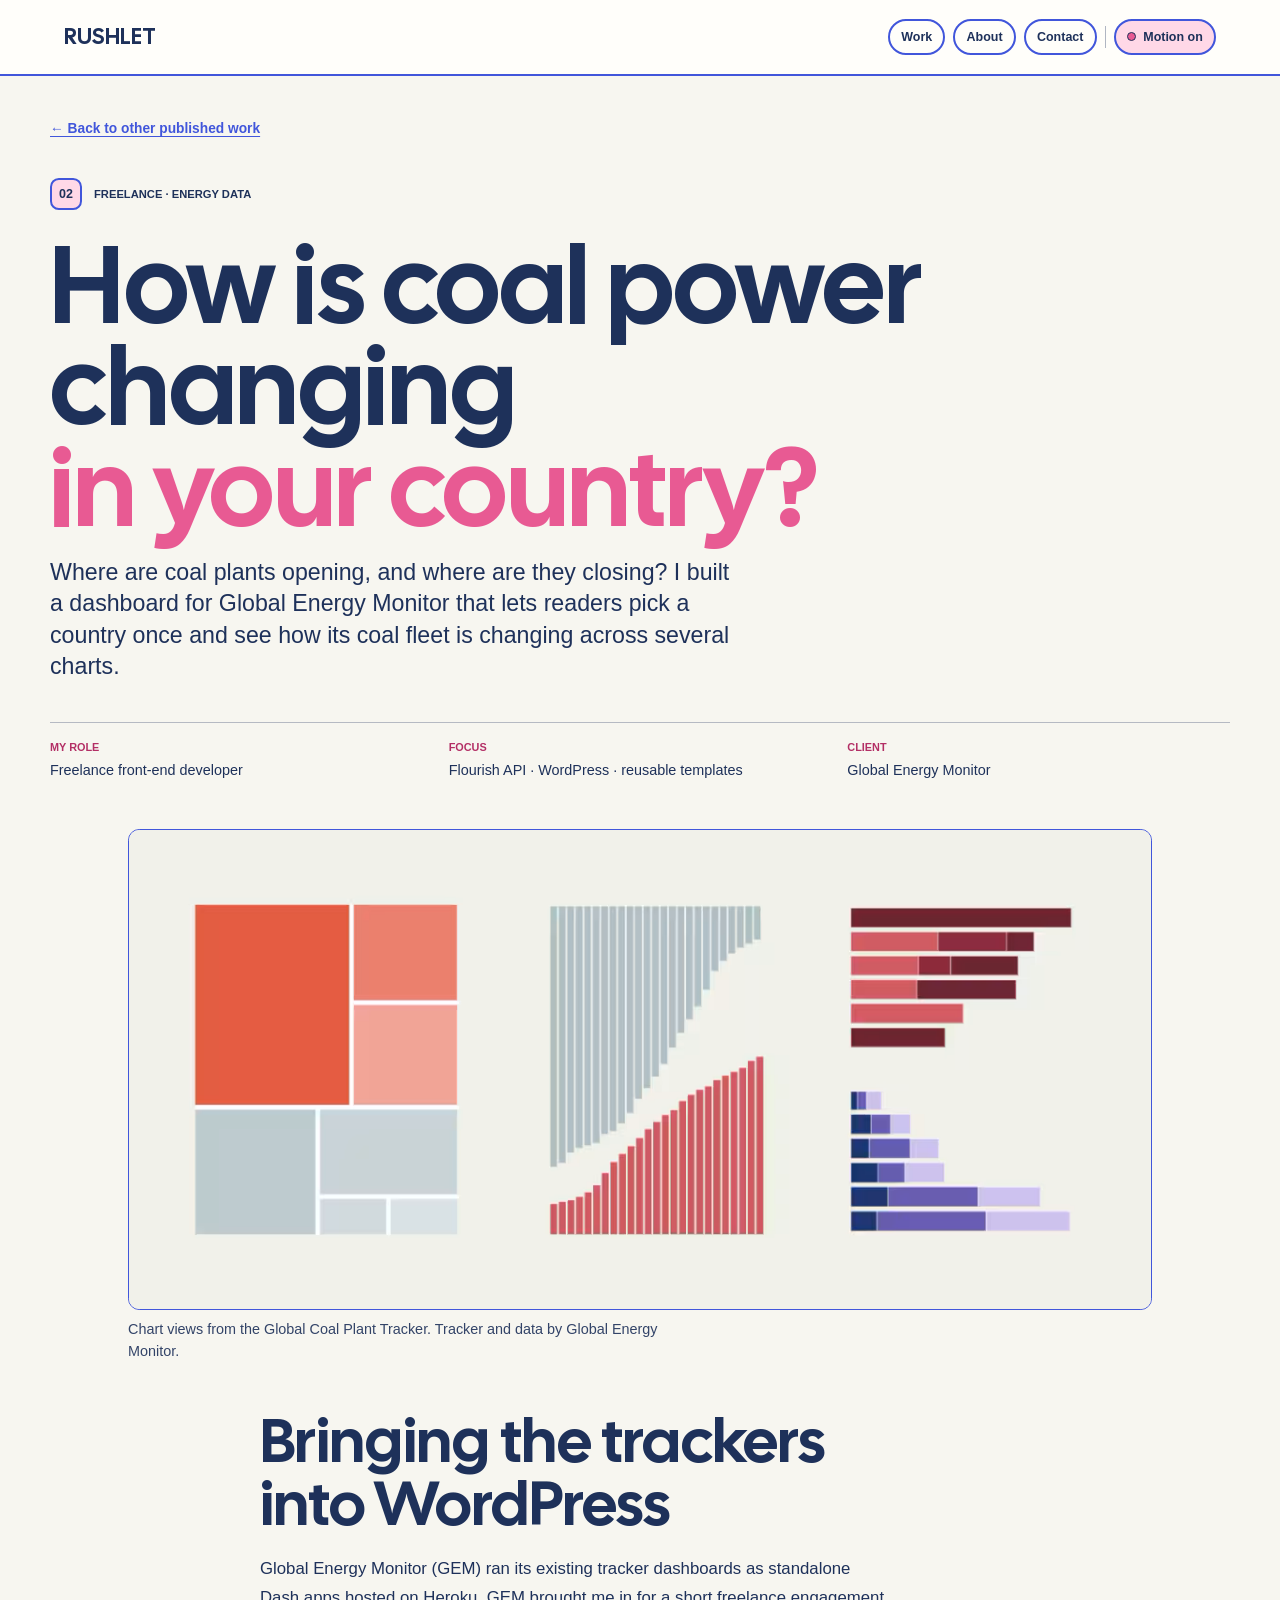
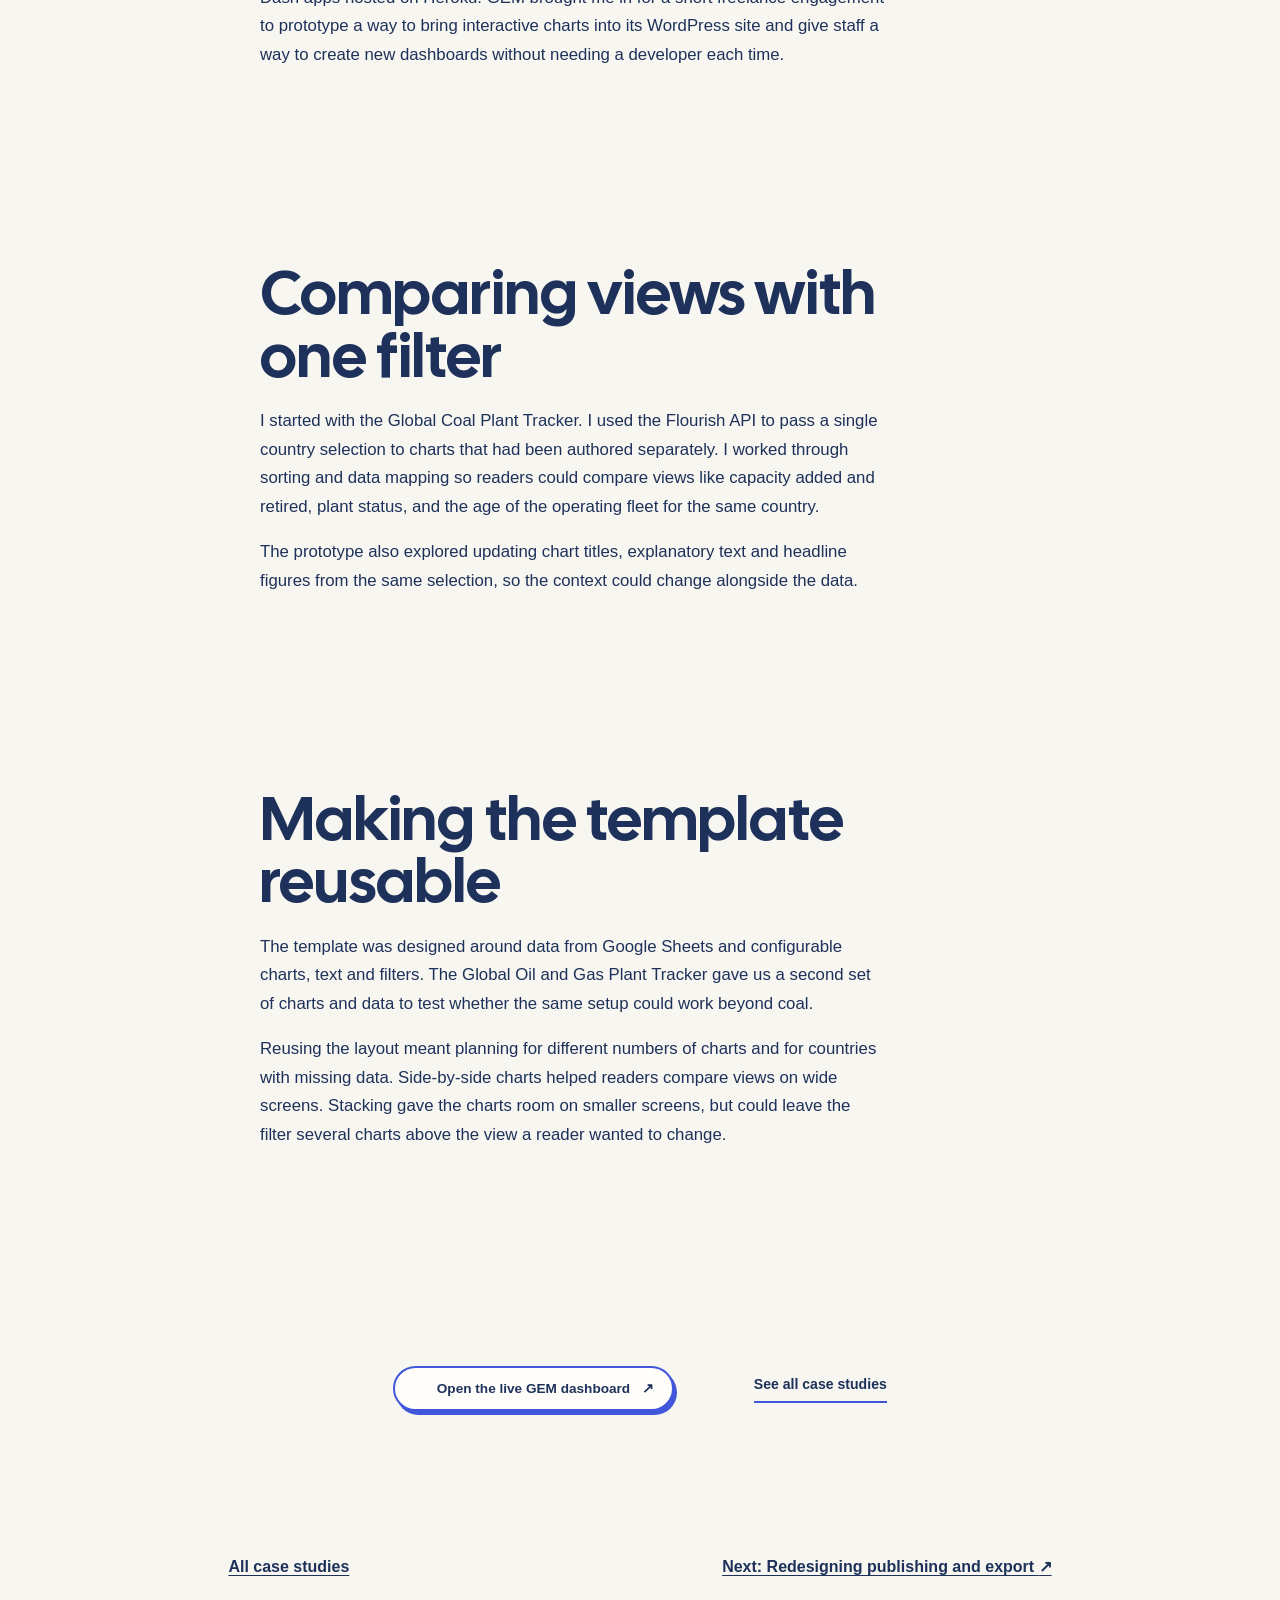
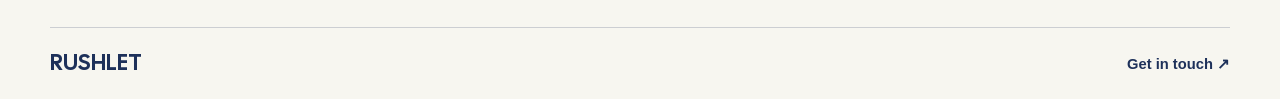
<file: case-study-gem.html>
<!doctype html>
<html lang="en">
  <head>
    <meta charset="utf-8" />
    <meta name="viewport" content="width=device-width, initial-scale=1" />
    <meta name="theme-color" content="#f7f6f0" />
    <meta
      name="description"
      content="How I used the Flourish API to connect coal power charts with one country filter and prototype reusable dashboards for Global Energy Monitor."
    />
    <title>Global Energy Monitor dashboard — Becky Rush</title>
    <link rel="icon" type="image/png" sizes="32x32" href="assets/favicon-32.png" />
    <link rel="icon" type="image/svg+xml" sizes="any" href="assets/favicon.svg" />
    <link rel="stylesheet" href="styles.css" />
  </head>
  <body>
    <a class="skip-link" href="#main">Skip to content</a>
    <header class="site-header">
      <a class="wordmark" href="index.html" aria-label="Becky Rush, home">RUSHLET</a>
      <nav aria-label="Main navigation">
        <a href="work.html">Work</a><a href="resume.html">About</a
        ><a href="index.html#contact">Contact</a
        ><span class="nav-motion-group" hidden
          ><span class="nav-separator" aria-hidden="true"></span
          ><button
            class="motion-toggle"
            type="button"
            data-hero-motion-toggle
            aria-label="Motion"
            aria-pressed="false"
          >
            <span class="motion-indicator" aria-hidden="true"></span
            ><span data-hero-motion-label>Motion off</span>
          </button></span
        >
      </nav>
    </header>
    <main id="main" tabindex="-1" class="case-page editorial-case">
      <section class="case-hero section-wrap">
        <a class="back-link" href="work.html#more-stories">← Back to other published work</a>
        <p class="eyebrow">
          <span class="eyebrow-icon pink-icon">02</span> FREELANCE · ENERGY DATA
        </p>
        <h1>How is coal power changing<br /><em>in your country?</em></h1>
        <p class="case-deck">
          Where are coal plants opening, and where are they closing? I built a dashboard for Global
          Energy Monitor that lets readers pick a country once and see how its coal fleet is
          changing across several charts.
        </p>
        <div class="case-facts">
          <div><b>My role</b><span>Freelance front-end developer</span></div>
          <div><b>Focus</b><span>Flourish API · WordPress · reusable templates</span></div>
          <div><b>Client</b><span>Global Energy Monitor</span></div>
        </div>
      </section>
      <figure class="section-wrap case-figure gem-evidence">
        <img
          src="assets/gem-dashboard-preview.png"
          width="1090"
          height="511"
          alt="Three views from the coal power dashboard, including a treemap and two bar chart views."
          loading="lazy"
          decoding="async"
        />
        <figcaption>
          Chart views from the Global Coal Plant Tracker. Tracker and data by Global Energy Monitor.
        </figcaption>
      </figure>
      <div class="case-body section-wrap">
        <section class="case-prose">
          <h2>Bringing the trackers into WordPress</h2>
          <p>
            Global Energy Monitor (GEM) ran its existing tracker dashboards as standalone Dash apps
            hosted on Heroku. GEM brought me in for a short freelance engagement to prototype a way
            to bring interactive charts into its WordPress site and give staff a way to create new
            dashboards without needing a developer each time.
          </p>
        </section>
        <section class="case-prose">
          <h2>Comparing views with one filter</h2>
          <p>
            I started with the Global Coal Plant Tracker. I used the Flourish API to pass a single
            country selection to charts that had been authored separately. I worked through sorting
            and data mapping so readers could compare views like capacity added and retired, plant
            status, and the age of the operating fleet for the same country.
          </p>
          <p>
            The prototype also explored updating chart titles, explanatory text and headline figures
            from the same selection, so the context could change alongside the data.
          </p>
        </section>
        <section class="case-prose">
          <h2>Making the template reusable</h2>
          <p>
            The template was designed around data from Google Sheets and configurable charts, text
            and filters. The Global Oil and Gas Plant Tracker gave us a second set of charts and
            data to test whether the same setup could work beyond coal.
          </p>
          <p>
            Reusing the layout meant planning for different numbers of charts and for countries with
            missing data. Side-by-side charts helped readers compare views on wide screens. Stacking
            gave the charts room on smaller screens, but could leave the filter several charts above
            the view a reader wanted to change.
          </p>
        </section>
        <section class="case-prose">
          <div class="case-links">
            <a
              class="button-link"
              href="https://globalenergymonitor.org/projects/global-coal-plant-tracker?popup=2629"
              target="_blank"
              rel="noreferrer"
              >Open the live GEM dashboard <span aria-hidden="true">↗</span></a
            ><a class="text-link" href="work.html#case-studies">See all case studies</a>
          </div>
        </section>
      </div>
      <nav class="case-next section-wrap" aria-label="More case studies">
        <a href="work.html#case-studies">All case studies</a>
        <a href="case-study-publishing.html">Next: Redesigning publishing and export <b>↗</b></a>
      </nav>
    </main>
    <footer class="site-footer section-wrap">
      <a class="wordmark" href="index.html">RUSHLET</a
      ><a href="index.html#contact">Get in touch ↗</a>
    </footer>
    <script src="hero-motion.js" defer></script>
  </body>
</html>
</file>
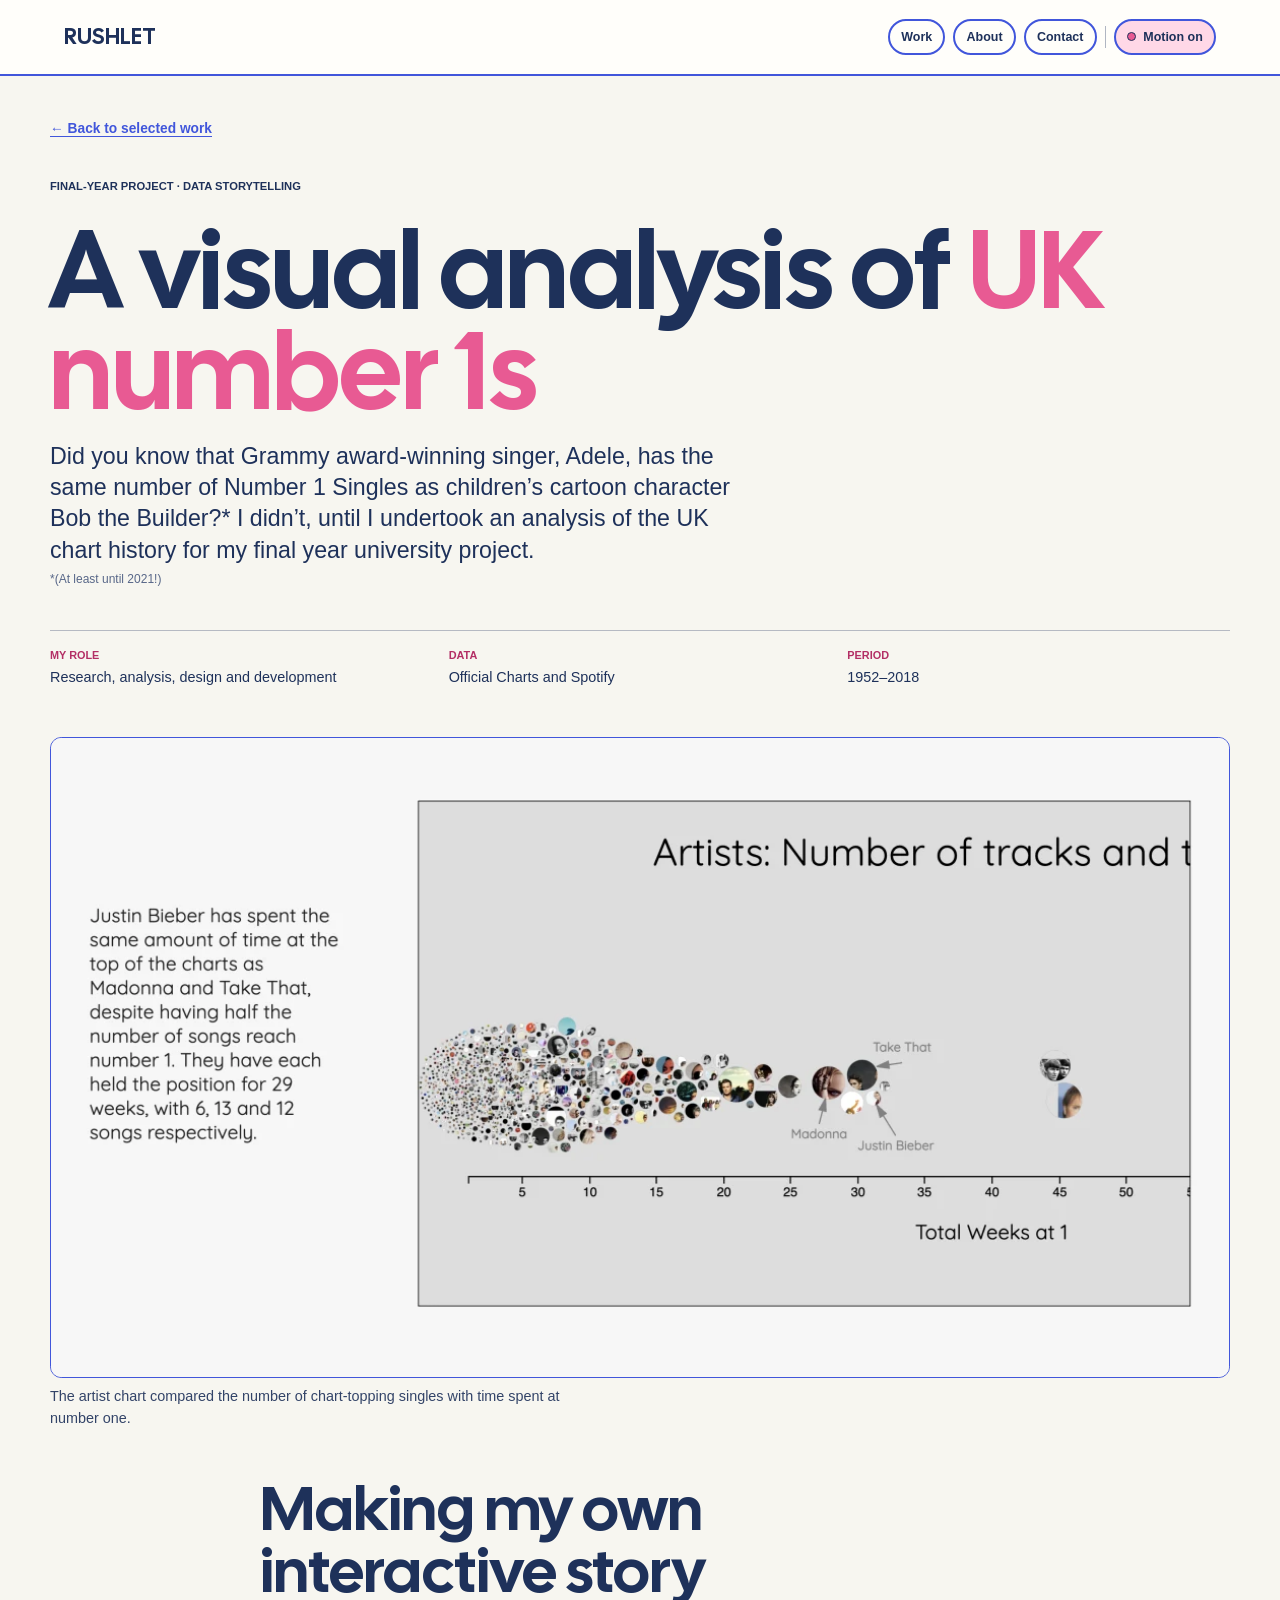
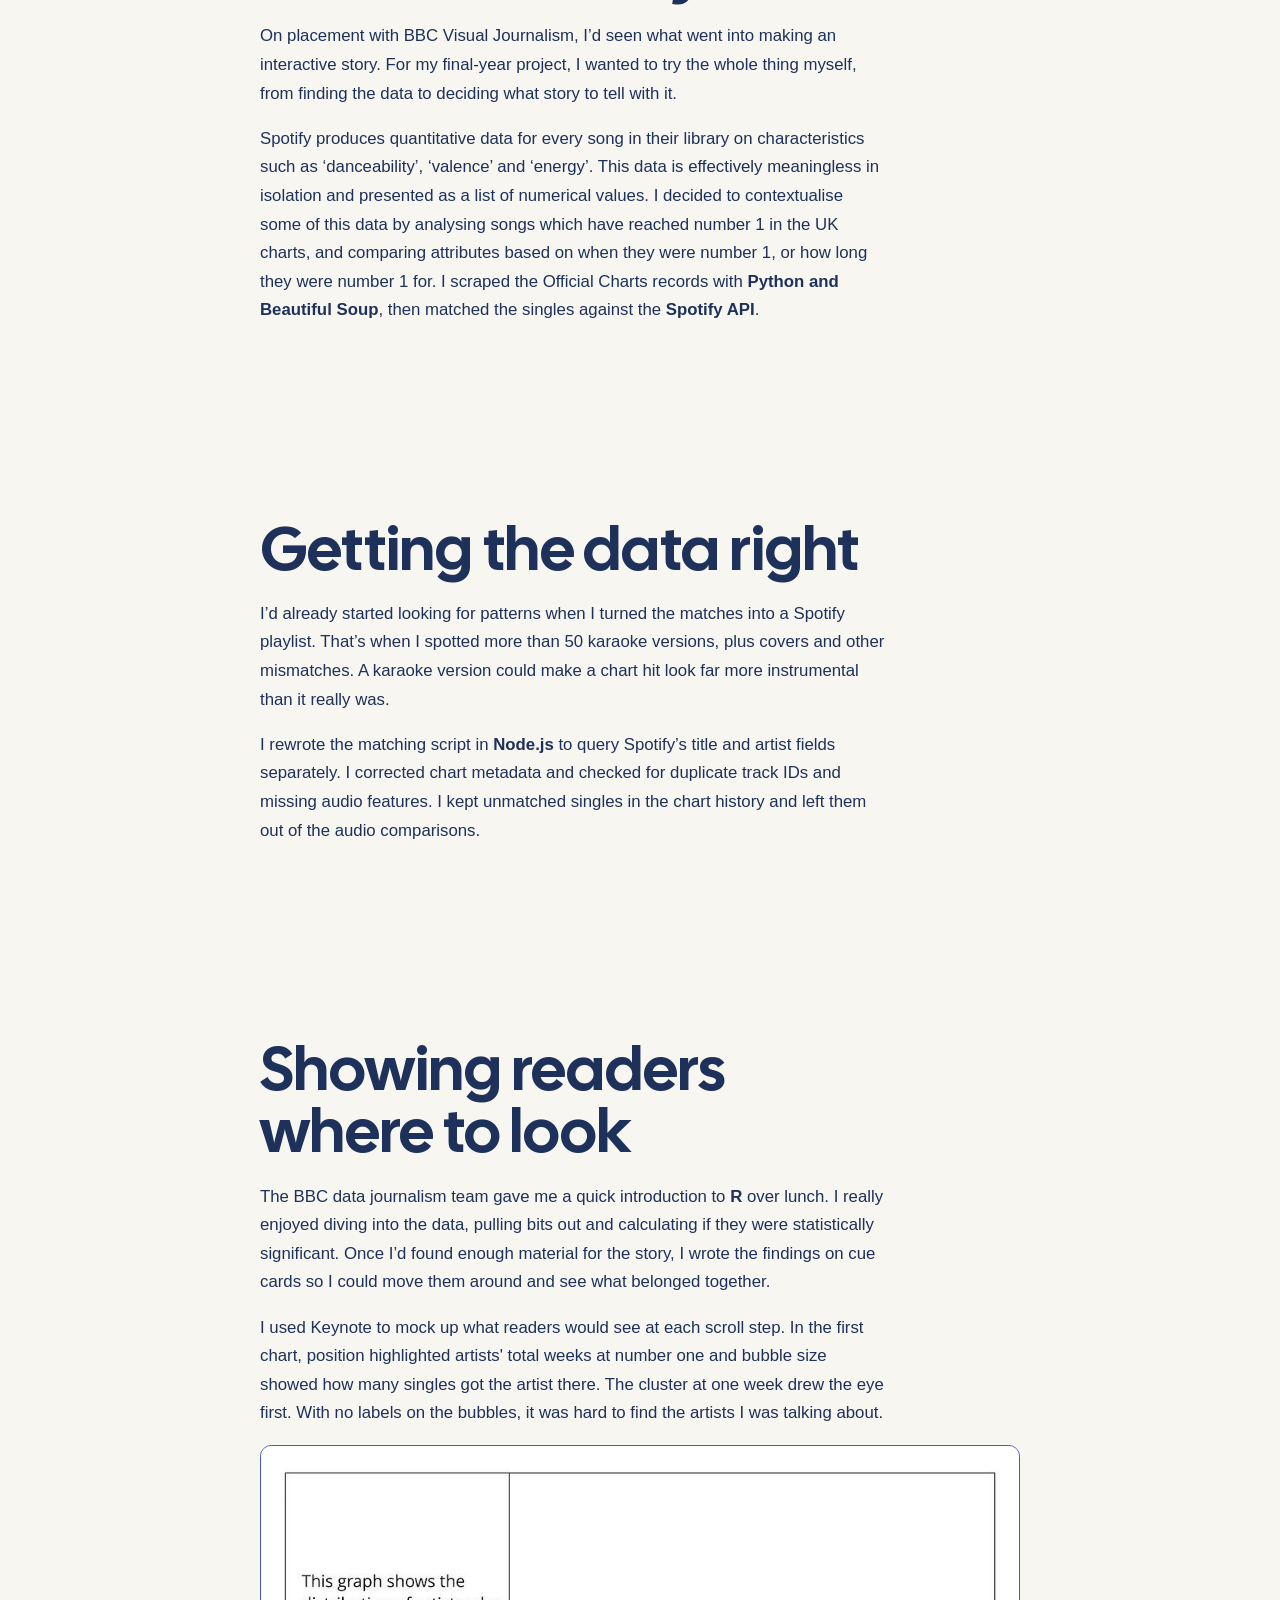
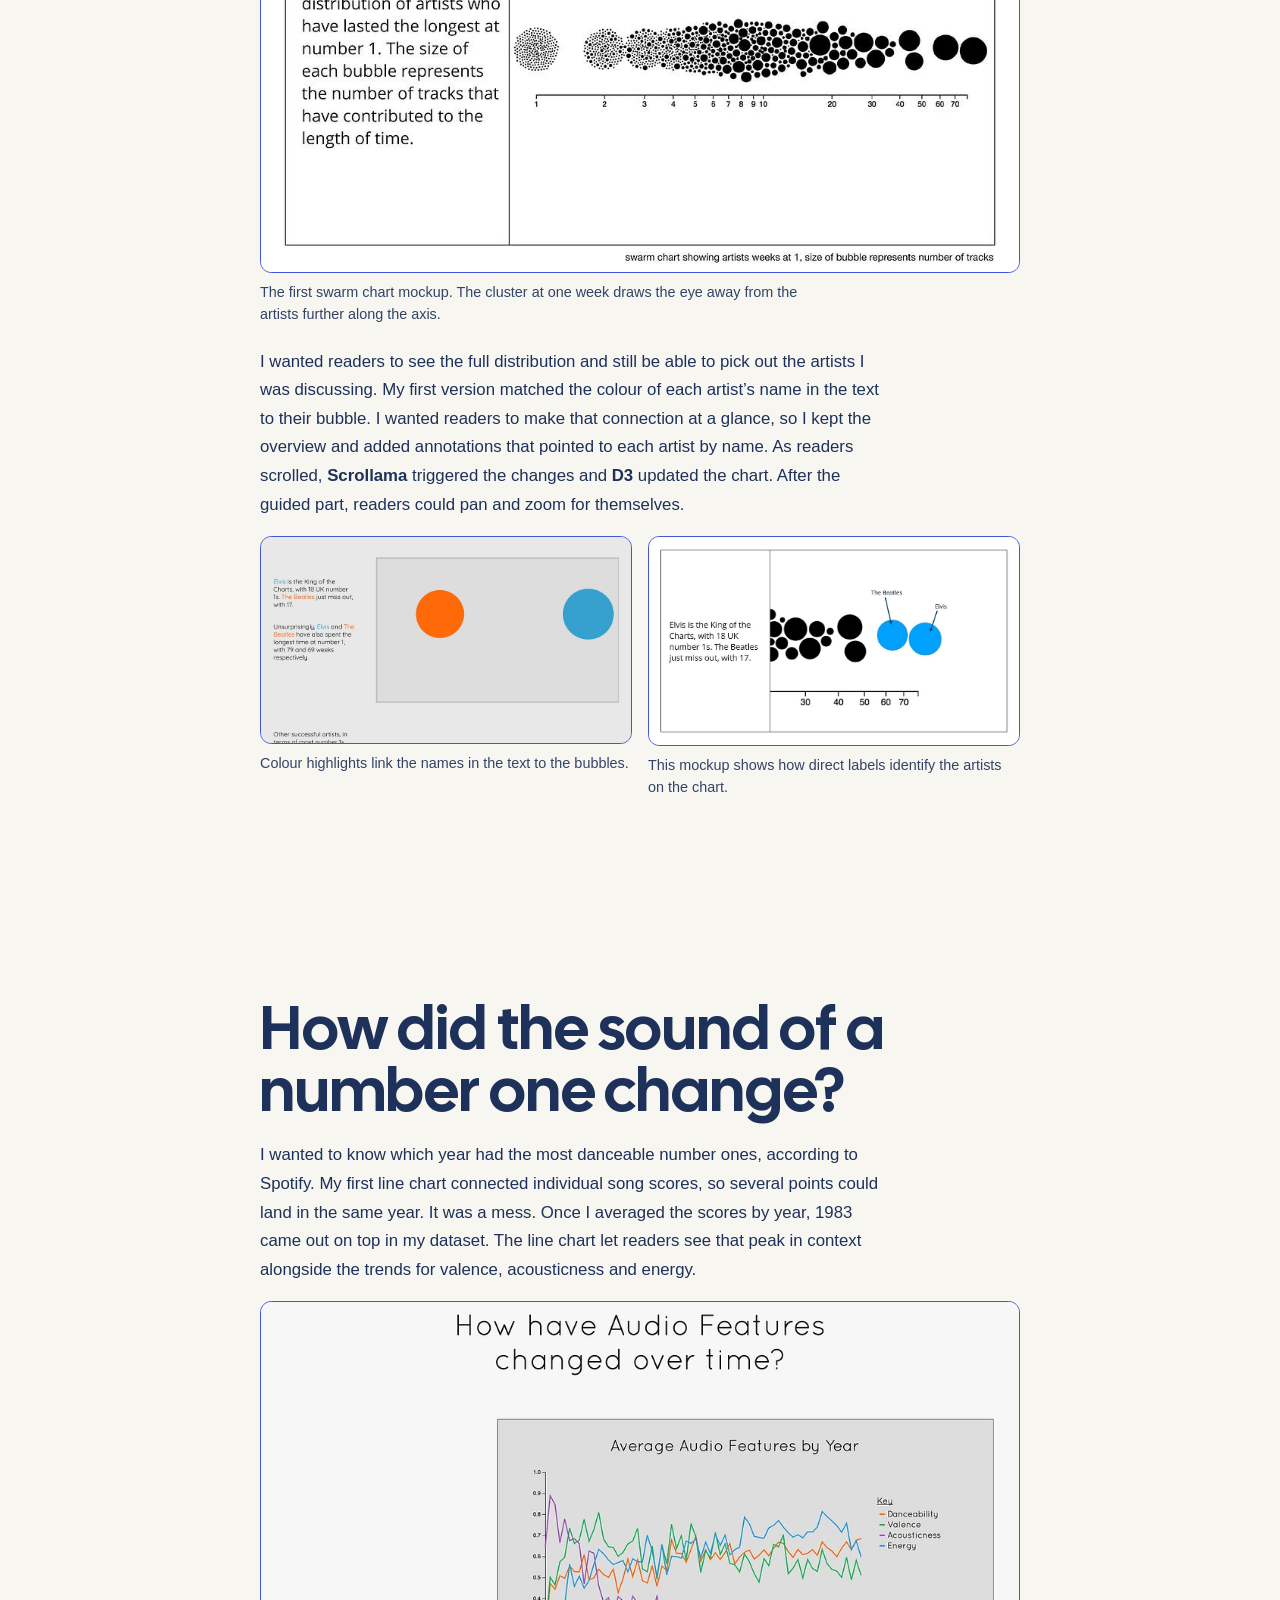
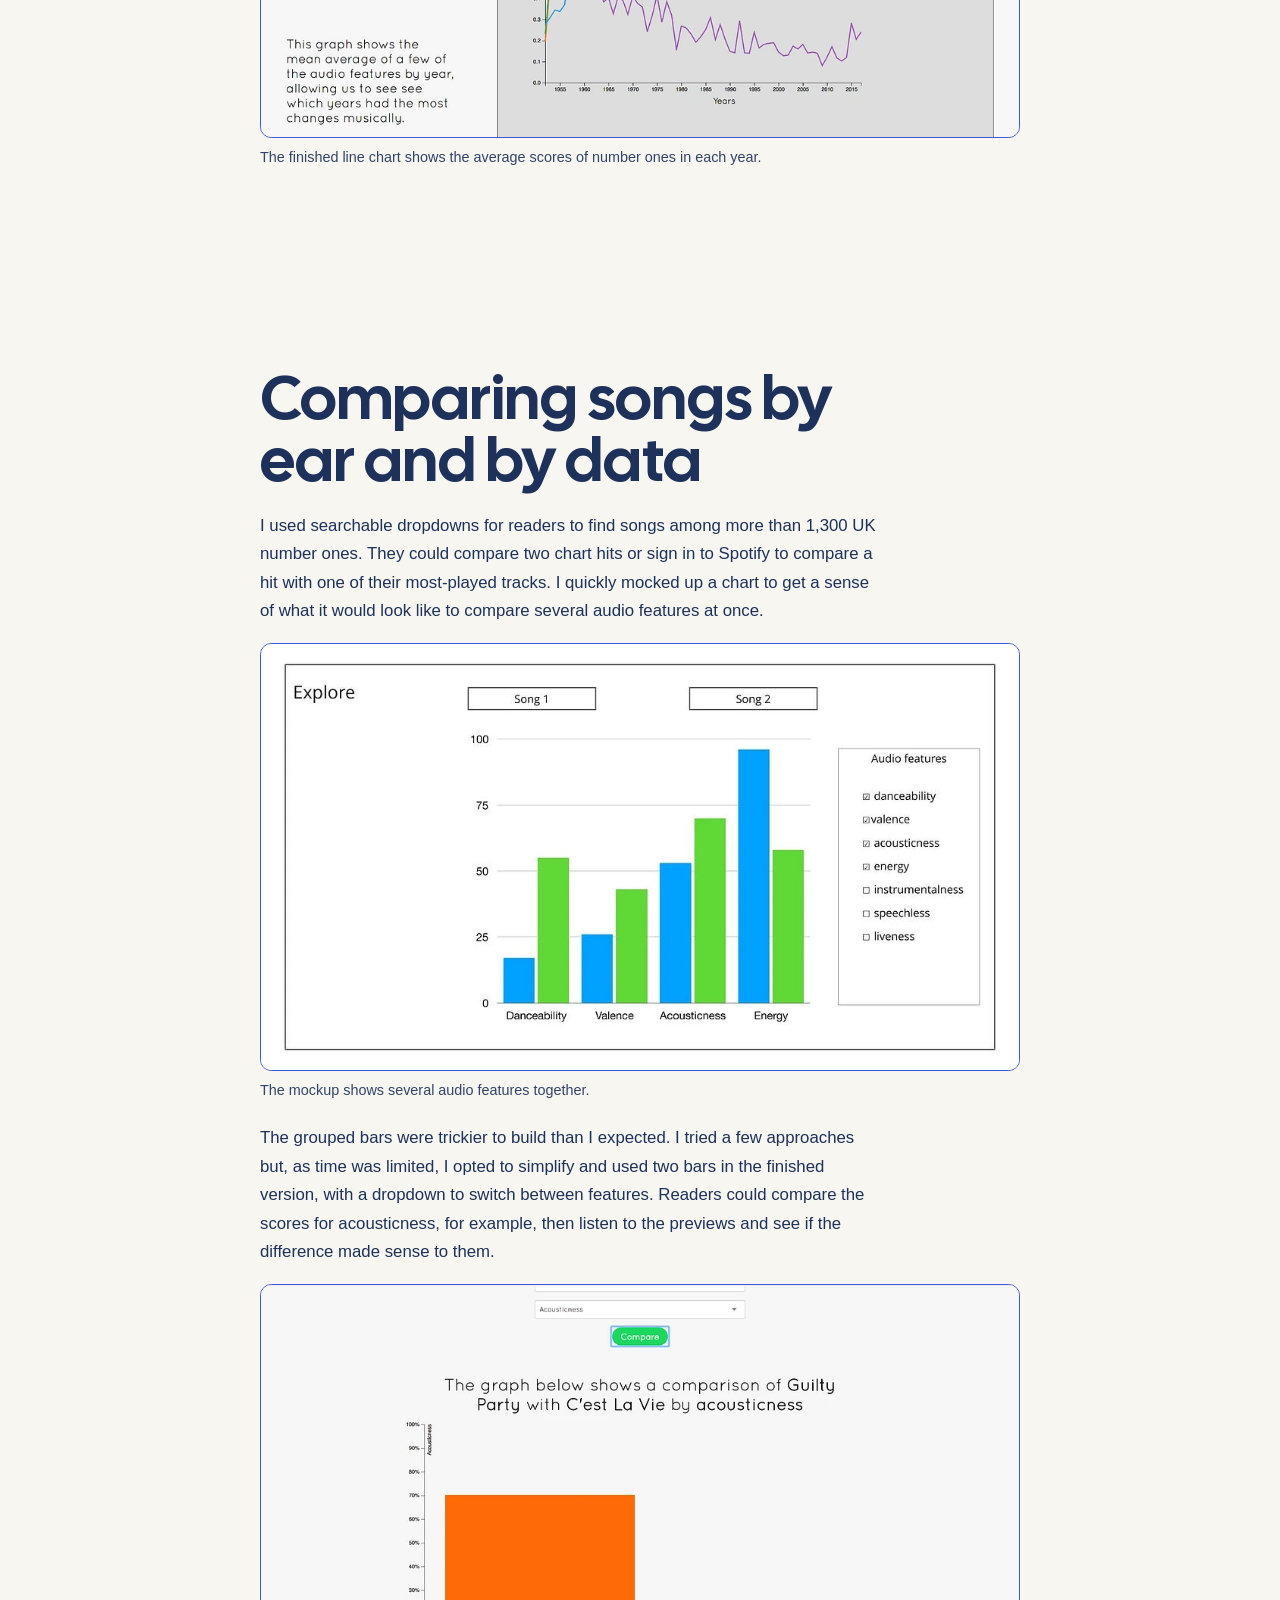
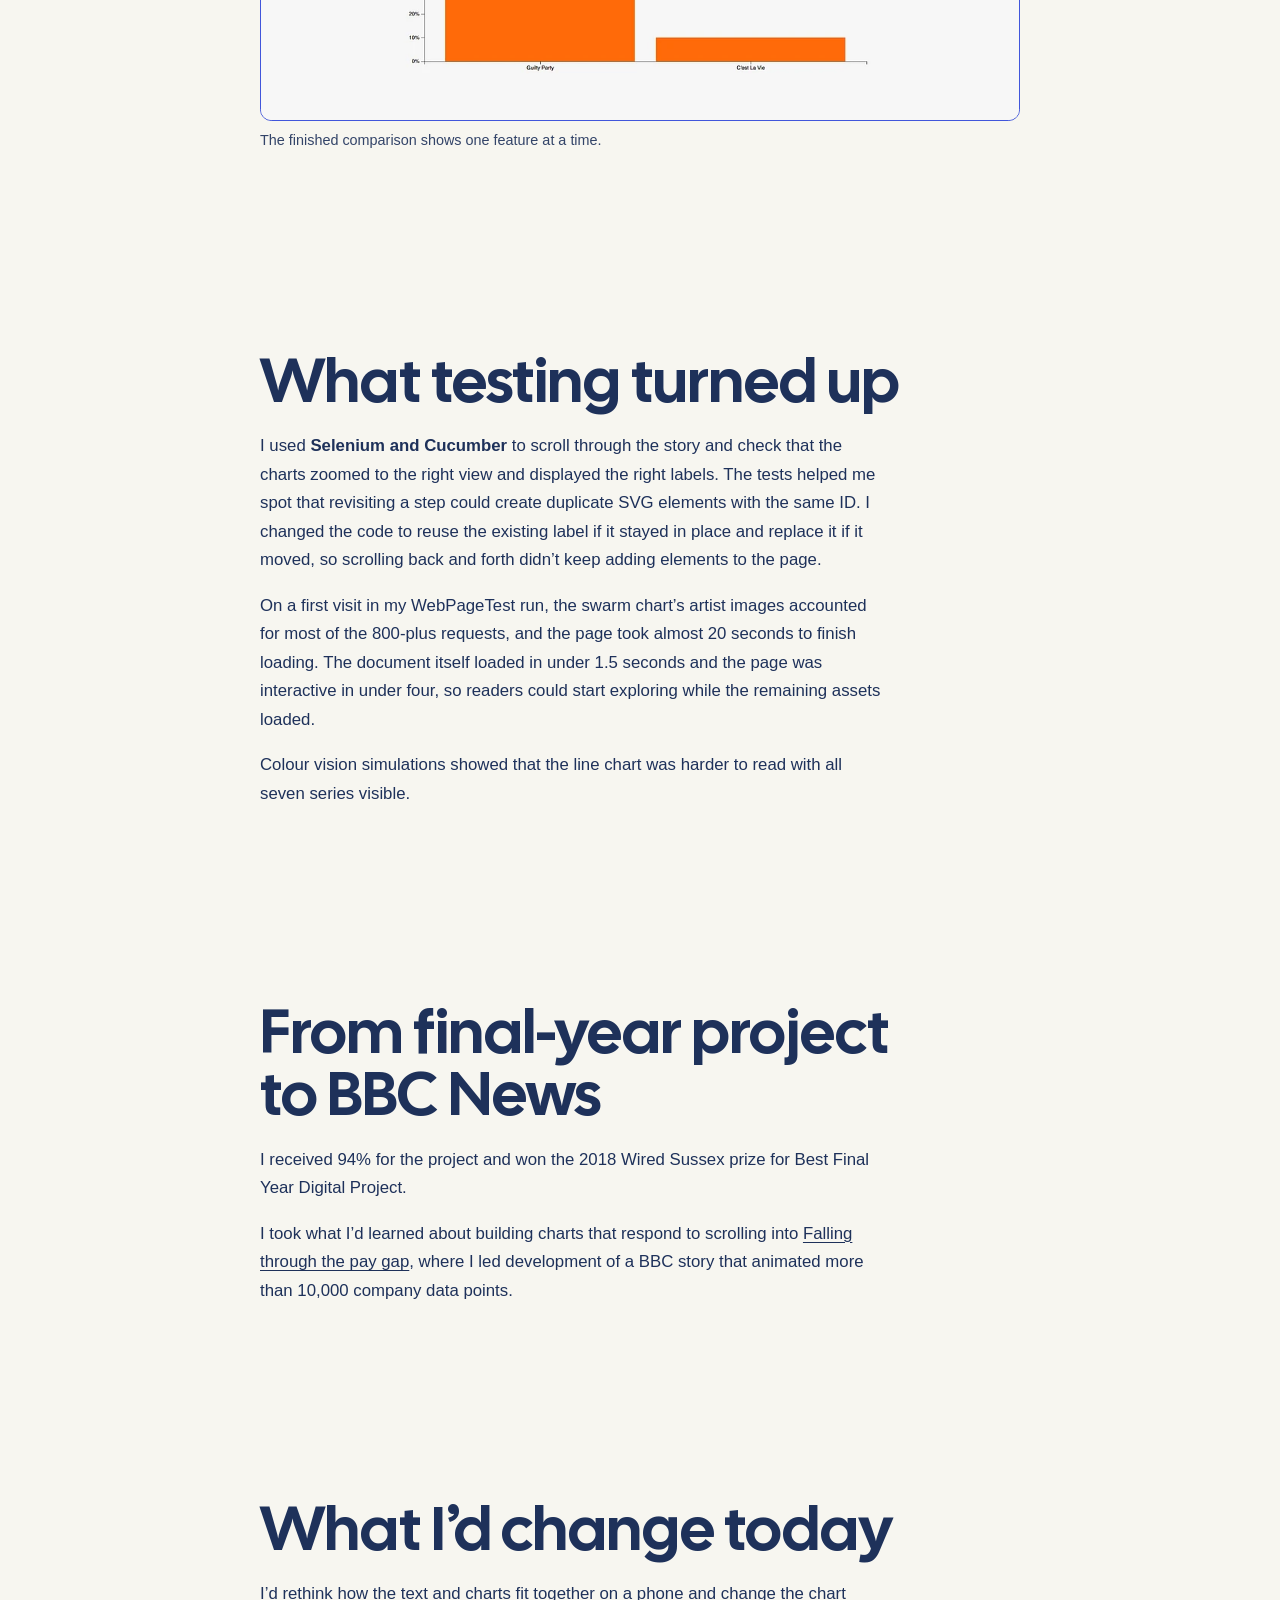
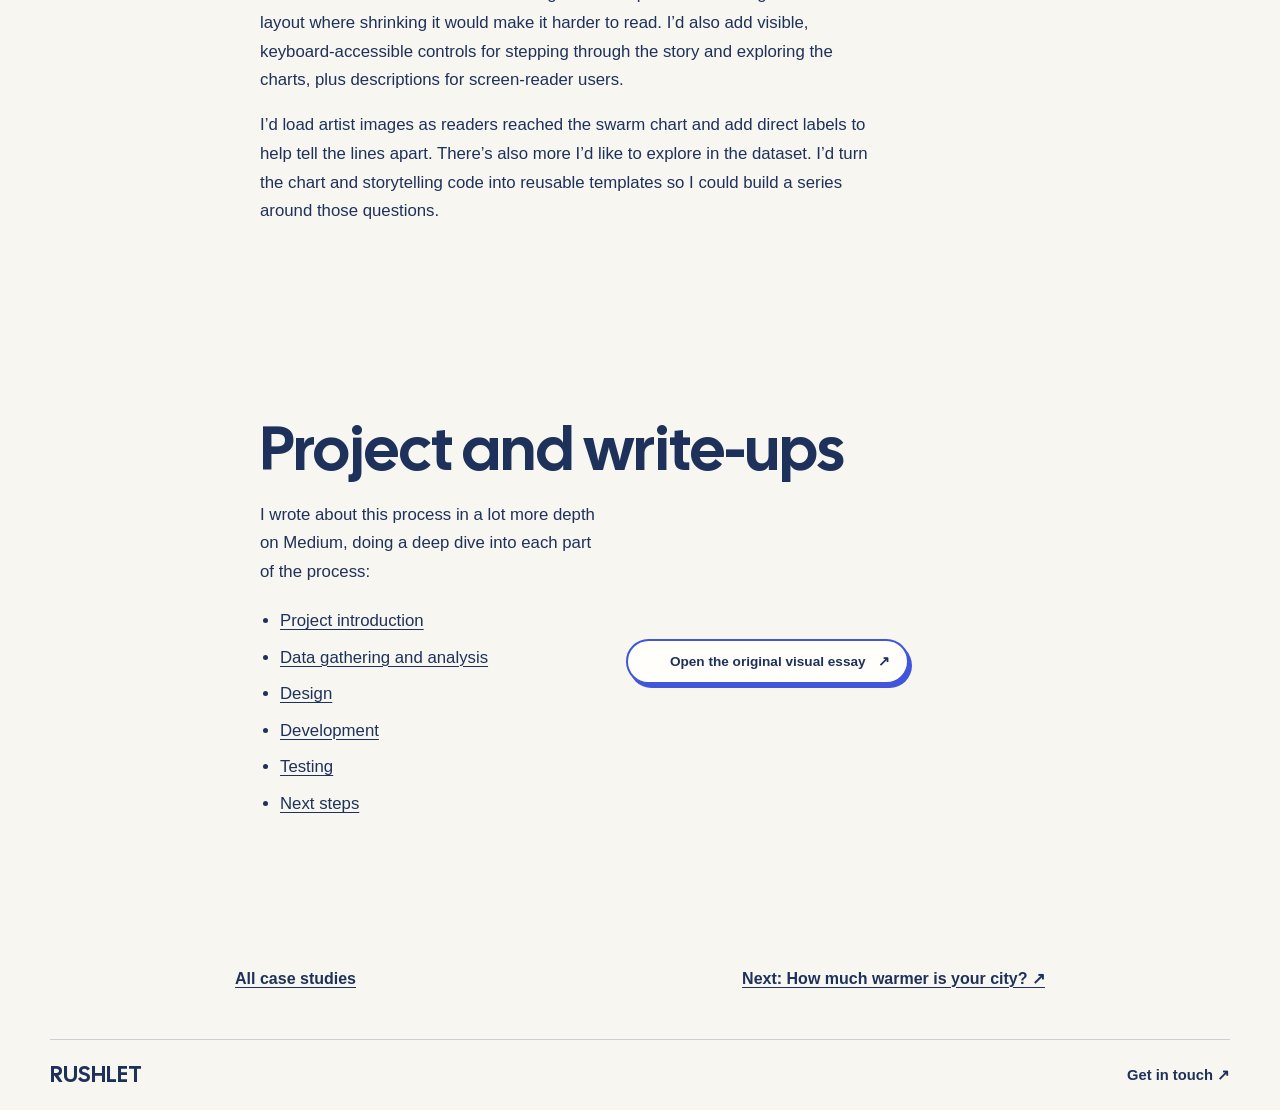
<file: case-study-number-ones.html>
<!doctype html>
<html lang="en">
  <head>
    <meta charset="utf-8" />
    <meta name="viewport" content="width=device-width, initial-scale=1" />
    <meta name="theme-color" content="#f7f6f0" />
    <meta
      name="description"
      content="How I turned UK chart history and Spotify audio data into an interactive visual essay about number one singles."
    />
    <title>A visual analysis of UK number 1s — Becky Rush</title>
    <link rel="icon" type="image/png" sizes="32x32" href="assets/favicon-32.png" />
    <link rel="icon" type="image/svg+xml" sizes="any" href="assets/favicon.svg" />
    <link rel="stylesheet" href="styles.css" />
  </head>
  <body>
    <a class="skip-link" href="#main">Skip to content</a>
    <header class="site-header">
      <a class="wordmark" href="index.html" aria-label="Becky Rush, home">RUSHLET</a>
      <nav aria-label="Main navigation">
        <a href="work.html">Work</a>
        <a href="resume.html">About</a>
        <a href="index.html#contact">Contact</a>
        <span class="nav-motion-group" hidden>
          <span class="nav-separator" aria-hidden="true"></span>
          <button
            class="motion-toggle"
            type="button"
            data-hero-motion-toggle
            aria-label="Motion"
            aria-pressed="false"
          >
            <span class="motion-indicator" aria-hidden="true"></span>
            <span data-hero-motion-label>Motion off</span>
          </button>
        </span>
      </nav>
    </header>
    <main id="main" tabindex="-1" class="case-page editorial-case">
      <section class="case-hero section-wrap">
        <a class="back-link" href="work.html#case-studies">← Back to selected work</a>
        <p class="eyebrow">FINAL-YEAR PROJECT · DATA STORYTELLING</p>
        <h1>
          A visual analysis of
          <em>UK number 1s</em>
        </h1>
        <p class="case-deck">
          Did you know that Grammy award-winning singer, Adele, has the same number of Number 1
          Singles as children’s cartoon character Bob the Builder?* I didn’t, until I undertook an
          analysis of the UK chart history for my final year university project.
        </p>
        <span class="case-deck footnote">*(At least until 2021!)</span>
        <div class="case-facts">
          <div>
            <b>My role</b>
            <span>Research, analysis, design and development</span>
          </div>
          <div>
            <b>Data</b>
            <span>Official Charts and Spotify</span>
          </div>
          <div>
            <b>Period</b>
            <span>1952–2018</span>
          </div>
        </div>
      </section>
      <figure class="section-wrap case-figure">
        <img
          src="assets/number-ones.webp"
          width="1160"
          height="629"
          alt="Bubble chart comparing how many weeks artists spent at number one."
          decoding="async"
        />
        <figcaption>
          The artist chart compared the number of chart-topping singles with time spent at number
          one.
        </figcaption>
      </figure>
      <div class="case-body section-wrap">
        <section class="case-prose">
          <h2>Making my own interactive story</h2>
          <p>
            On placement with BBC Visual Journalism, I’d seen what went into making an interactive
            story. For my final-year project, I wanted to try the whole thing myself, from finding
            the data to deciding what story to tell with it.
          </p>
          <p>
            Spotify produces quantitative data for every song in their library on characteristics
            such as ‘danceability’, ‘valence’ and ‘energy’. This data is effectively meaningless in
            isolation and presented as a list of numerical values. I decided to contextualise some
            of this data by analysing songs which have reached number 1 in the UK charts, and
            comparing attributes based on when they were number 1, or how long they were number 1
            for. I scraped the Official Charts records with
            <strong>Python and Beautiful Soup</strong>, then matched the singles against the
            <strong>Spotify API</strong>.
          </p>
        </section>
        <section class="case-prose">
          <h2>Getting the data right</h2>
          <p>
            I’d already started looking for patterns when I turned the matches into a Spotify
            playlist. That’s when I spotted more than 50 karaoke versions, plus covers and other
            mismatches. A karaoke version could make a chart hit look far more instrumental than it
            really was.
          </p>
          <p>
            I rewrote the matching script in
            <strong>Node.js</strong>
            to query Spotify’s title and artist fields separately. I corrected chart metadata and
            checked for duplicate track IDs and missing audio features. I kept unmatched singles in
            the chart history and left them out of the audio comparisons.
          </p>
        </section>
        <section class="case-prose">
          <h2>Showing readers where to look</h2>
          <p>
            The BBC data journalism team gave me a quick introduction to
            <strong>R</strong>
            over lunch. I really enjoyed diving into the data, pulling bits out and calculating if
            they were statistically significant. Once I’d found enough material for the story, I
            wrote the findings on cue cards so I could move them around and see what belonged
            together.
          </p>
          <p>
            I used Keynote to mock up what readers would see at each scroll step. In the first
            chart, position highlighted artists' total weeks at number one and bubble size showed
            how many singles got the artist there. The cluster at one week drew the eye first. With
            no labels on the bubbles, it was hard to find the artists I was talking about.
          </p>
          <figure class="case-figure">
            <img
              src="assets/number-ones-swarm-prototype.webp"
              width="1000"
              height="563"
              alt="Early artist chart with unlabelled bubbles and a dense cluster at one week."
              loading="lazy"
              decoding="async"
            />
            <figcaption>
              The first swarm chart mockup. The cluster at one week draws the eye away from the
              artists further along the axis.
            </figcaption>
          </figure>
          <p>
            I wanted readers to see the full distribution and still be able to pick out the artists
            I was discussing. My first version matched the colour of each artist’s name in the text
            to their bubble. I wanted readers to make that connection at a glance, so I kept the
            overview and added annotations that pointed to each artist by name. As readers scrolled,
            <strong>Scrollama</strong> triggered the changes and <strong>D3</strong> updated the
            chart. After the guided part, readers could pan and zoom for themselves.
          </p>
          <div class="number-ones-chart-pair">
            <figure class="case-figure">
              <img
                src="assets/number-ones-colour.webp"
                width="1000"
                height="558"
                alt="Two bubbles match the colours of the Beatles and Elvis in the text beside the chart."
                loading="lazy"
                decoding="async"
              />
              <figcaption>Colour highlights link the names in the text to the bubbles.</figcaption>
            </figure>
            <figure class="case-figure">
              <img
                src="assets/number-ones-scroll-prototype.webp"
                width="1000"
                height="563"
                alt="Scroll-step mockup with arrows naming the Beatles and Elvis on a zoomed-in swarm chart."
                loading="lazy"
                decoding="async"
              />
              <figcaption>
                This mockup shows how direct labels identify the artists on the chart.
              </figcaption>
            </figure>
          </div>
        </section>
        <section class="case-prose">
          <h2>How did the sound of a number one change?</h2>
          <p>
            I wanted to know which year had the most danceable number ones, according to Spotify. My
            first line chart connected individual song scores, so several points could land in the
            same year. It was a mess. Once I averaged the scores by year, 1983 came out on top in my
            dataset. The line chart let readers see that peak in context alongside the trends for
            valence, acousticness and energy.
          </p>
          <figure class="case-figure">
            <img
              src="assets/number-ones-finished-line.webp"
              width="1000"
              height="574"
              alt="Four lines show the annual averages for danceability, valence, acousticness and energy. Acousticness falls over much of the period."
              loading="lazy"
              decoding="async"
            />
            <figcaption>
              The finished line chart shows the average scores of number ones in each year.
            </figcaption>
          </figure>
        </section>
        <section class="case-prose">
          <h2>Comparing songs by ear and by data</h2>
          <p>
            I used searchable dropdowns for readers to find songs among more than 1,300 UK number
            ones. They could compare two chart hits or sign in to Spotify to compare a hit with one
            of their most-played tracks. I quickly mocked up a chart to get a sense of what it would
            look like to compare several audio features at once.
          </p>
          <figure class="case-figure">
            <img
              src="assets/number-ones-compare-prototype.webp"
              width="1000"
              height="563"
              alt="Mockup comparing two songs across danceability, valence, acousticness and energy."
              loading="lazy"
              decoding="async"
            />
            <figcaption>The mockup shows several audio features together.</figcaption>
          </figure>
          <p>
            The grouped bars were trickier to build than I expected. I tried a few approaches but,
            as time was limited, I opted to simplify and used two bars in the finished version, with
            a dropdown to switch between features. Readers could compare the scores for
            acousticness, for example, then listen to the previews and see if the difference made
            sense to them.
          </p>
          <figure class="case-figure">
            <img
              src="assets/number-ones-finished-bars.webp"
              width="1000"
              height="574"
              alt="The finished comparison shows two orange bars for the acousticness scores of Guilty Party and C’est La Vie."
              loading="lazy"
              decoding="async"
            />
            <figcaption>The finished comparison shows one feature at a time.</figcaption>
          </figure>
        </section>
        <section class="case-prose">
          <h2>What testing turned up</h2>
          <p>
            I used <strong>Selenium and Cucumber</strong> to scroll through the story and check that
            the charts zoomed to the right view and displayed the right labels. The tests helped me
            spot that revisiting a step could create duplicate SVG elements with the same ID. I
            changed the code to reuse the existing label if it stayed in place and replace it if it
            moved, so scrolling back and forth didn’t keep adding elements to the page.
          </p>
          <p>
            On a first visit in my WebPageTest run, the swarm chart’s artist images accounted for
            most of the 800-plus requests, and the page took almost 20 seconds to finish loading.
            The document itself loaded in under 1.5 seconds and the page was interactive in under
            four, so readers could start exploring while the remaining assets loaded.
          </p>
          <p>
            Colour vision simulations showed that the line chart was harder to read with all seven
            series visible.
          </p>
        </section>
        <section class="case-prose">
          <h2>From final-year project to BBC News</h2>
          <p>
            I received 94% for the project and won the 2018 Wired Sussex prize for Best Final Year
            Digital Project.
          </p>
          <p>
            I took what I’d learned about building charts that respond to scrolling into
            <a href="case-study-pay-gap.html">Falling through the pay gap</a>, where I led
            development of a BBC story that animated more than 10,000 company data points.
          </p>
        </section>
        <section class="case-prose">
          <h2>What I’d change today</h2>
          <p>
            I’d rethink how the text and charts fit together on a phone and change the chart layout
            where shrinking it would make it harder to read. I’d also add visible,
            keyboard-accessible controls for stepping through the story and exploring the charts,
            plus descriptions for screen-reader users.
          </p>
          <p>
            I’d load artist images as readers reached the swarm chart and add direct labels to help
            tell the lines apart. There’s also more I’d like to explore in the dataset. I’d turn the
            chart and storytelling code into reusable templates so I could build a series around
            those questions.
          </p>
        </section>
        <section class="case-prose">
          <h2>Project and write-ups</h2>
          <div class="number-ones-project-links">
            <a
              class="button-link"
              href="https://rushlet.github.io/ci301_data-vis/website/project.html"
            >
              Open the original visual essay
              <span aria-hidden="true">↗</span>
            </a>
            <div>
              <p>
                I wrote about this process in a lot more depth on Medium, doing a deep dive into
                each part of the process:
              </p>
              <ul>
                <li>
                  <a
                    href="https://medium.com/@rushlet/a-visual-analysis-of-uk-number-1s-2cf6ae2a1602"
                  >
                    Project introduction
                  </a>
                </li>
                <li>
                  <a
                    href="https://medium.com/data-science/a-visual-analysis-of-uk-number-1s-getting-down-and-dirty-with-data-a663cee021c4"
                  >
                    Data gathering and analysis
                  </a>
                </li>
                <li>
                  <a
                    href="https://medium.com/@rushlet/a-visual-analysis-of-uk-number-1s-digging-into-design-308e6be574fa"
                  >
                    Design
                  </a>
                </li>
                <li>
                  <a
                    href="https://medium.com/@rushlet/a-visual-analysis-of-uk-number-1s-delving-into-development-1d532fbbea8f"
                  >
                    Development
                  </a>
                </li>
                <li>
                  <a
                    href="https://medium.com/@rushlet/a-visual-analysis-of-uk-number-1s-the-trials-and-tribulations-of-testing-5041ab3deabb"
                  >
                    Testing
                  </a>
                </li>
                <li>
                  <a
                    href="https://medium.com/@rushlet/a-visual-analysis-of-uk-number-ones-the-next-steps-ebc577aa5d0"
                  >
                    Next steps
                  </a>
                </li>
              </ul>
            </div>
          </div>
        </section>
      </div>
      <nav class="case-next section-wrap" aria-label="More case studies">
        <a href="work.html#case-studies">All case studies</a>
        <a href="case-study-warmer.html">
          Next: How much warmer is your city?
          <b aria-hidden="true">↗</b>
        </a>
      </nav>
    </main>
    <footer class="site-footer section-wrap">
      <a class="wordmark" href="index.html">RUSHLET</a>

      <a href="index.html#contact">Get in touch ↗</a>
    </footer>
    <script src="hero-motion.js" defer></script>
  </body>
</html>
</file>
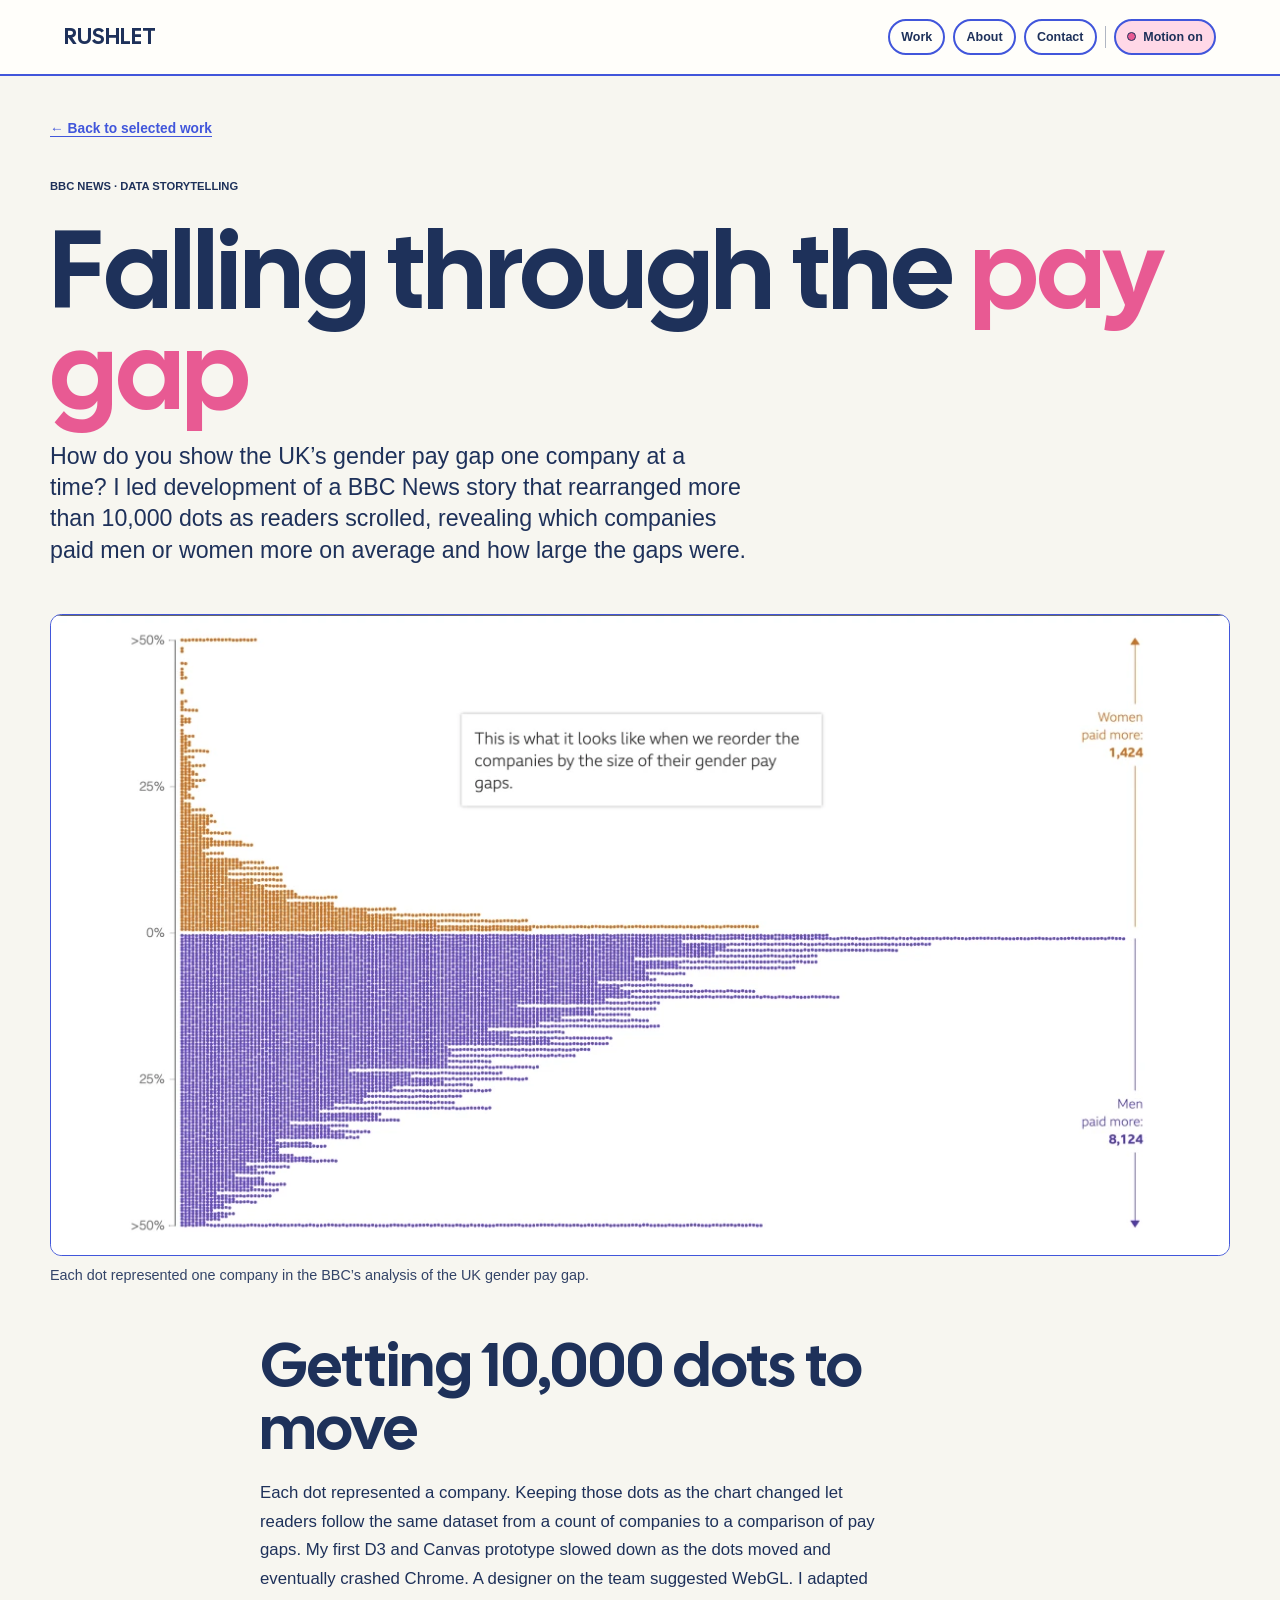
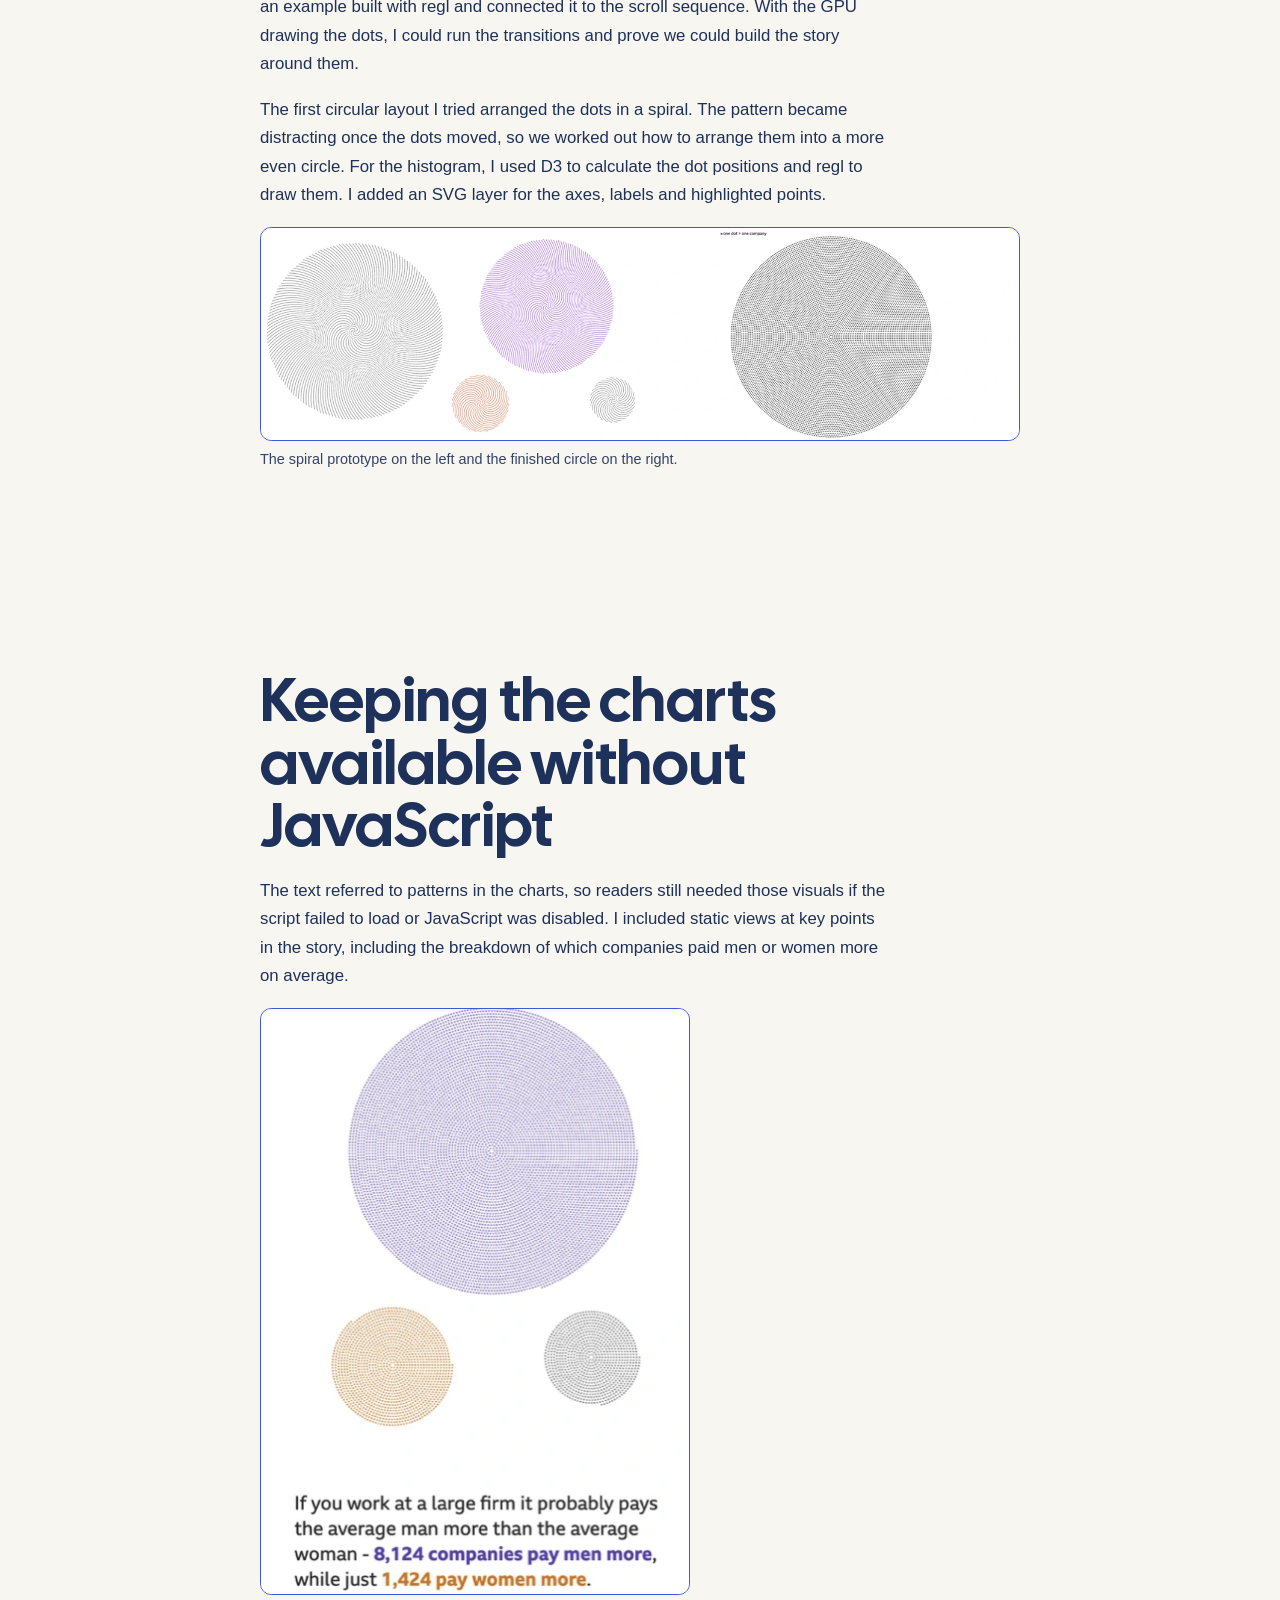
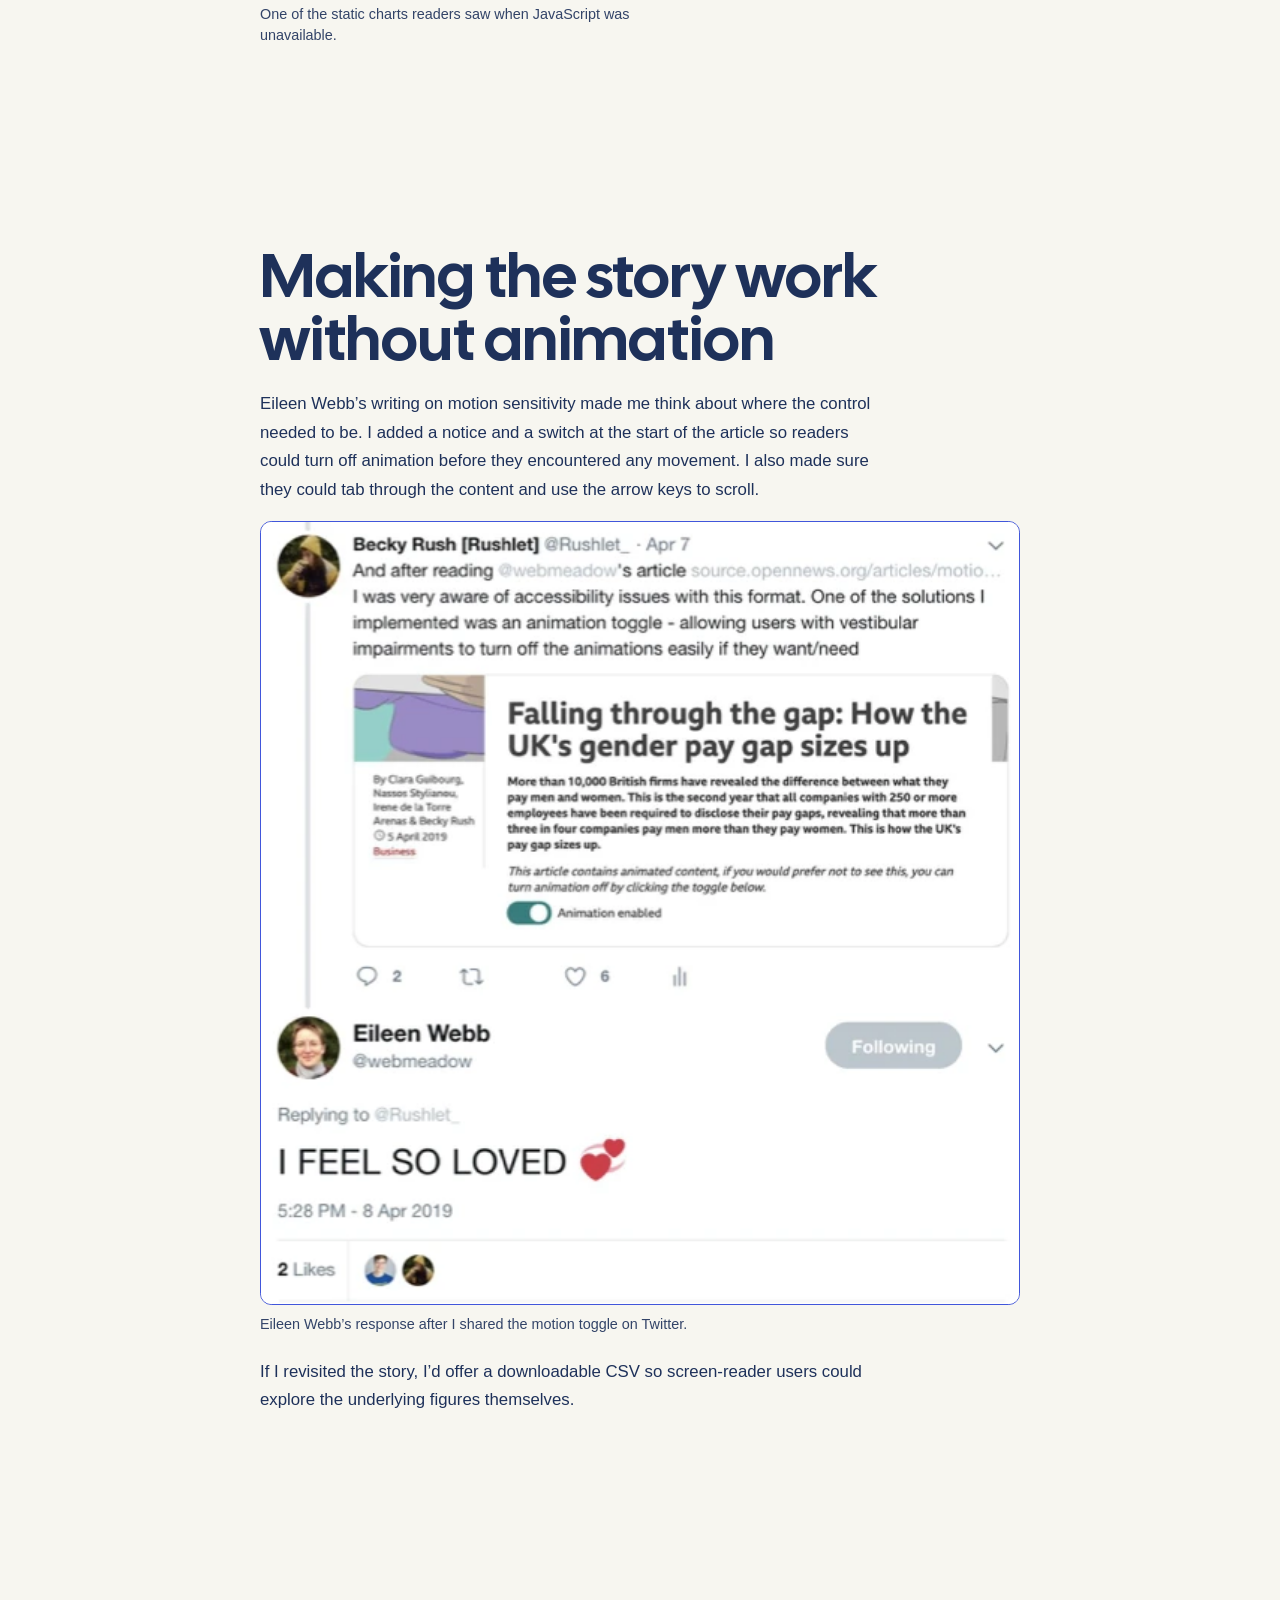
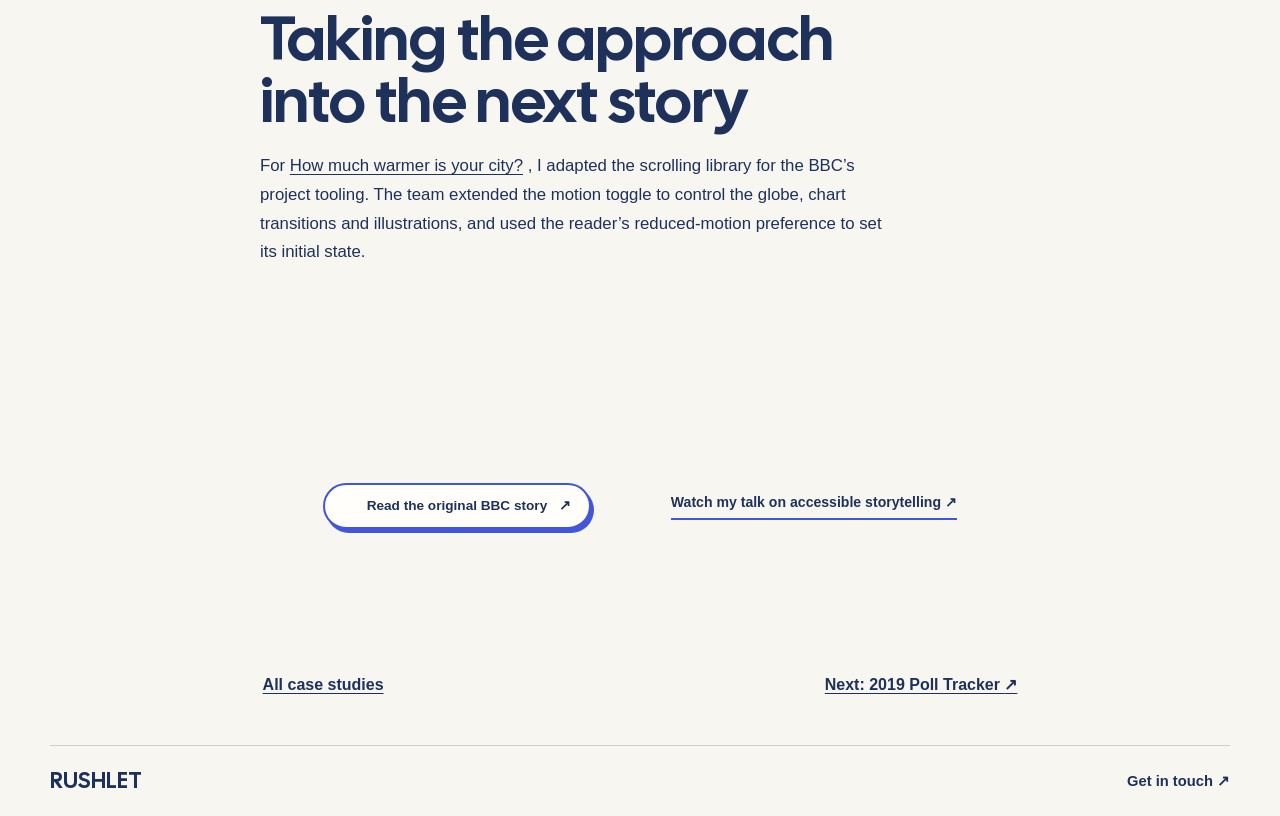
<file: case-study-pay-gap.html>
<!doctype html>
<html lang="en">
  <head>
    <meta charset="utf-8" />
    <meta name="viewport" content="width=device-width, initial-scale=1" />
    <meta name="theme-color" content="#f7f6f0" />
    <meta
      name="description"
      content="I led development of a BBC News scrollytelling story that animated more than 10,000 company data points and gave readers control over motion."
    />
    <title>Falling through the pay gap — Becky Rush</title>
    <link rel="icon" type="image/png" sizes="32x32" href="assets/favicon-32.png" />
    <link rel="icon" type="image/svg+xml" sizes="any" href="assets/favicon.svg" />
    <link rel="stylesheet" href="styles.css" />
  </head>
  <body>
    <a class="skip-link" href="#main">Skip to content</a>
    <header class="site-header">
      <a class="wordmark" href="index.html" aria-label="Becky Rush, home">RUSHLET</a>
      <nav aria-label="Main navigation">
        <a href="work.html">Work</a>
        <a href="resume.html">About</a>
        <a href="index.html#contact">Contact</a>
        <span class="nav-motion-group" hidden>
          <span class="nav-separator" aria-hidden="true"></span>
          <button
            class="motion-toggle"
            type="button"
            data-hero-motion-toggle
            aria-label="Motion"
            aria-pressed="false"
          >
            <span class="motion-indicator" aria-hidden="true"></span>
            <span data-hero-motion-label>Motion off</span>
          </button>
        </span>
      </nav>
    </header>
    <main id="main" tabindex="-1" class="case-page editorial-case">
      <section class="case-hero section-wrap">
        <a class="back-link" href="work.html#case-studies">← Back to selected work</a>
        <p class="eyebrow">BBC NEWS · DATA STORYTELLING</p>
        <h1>
          Falling through the
          <em>pay gap</em>
        </h1>
        <p class="case-deck">
          How do you show the UK’s gender pay gap one company at a time? I led development of a BBC
          News story that rearranged more than 10,000 dots as readers scrolled, revealing which
          companies paid men or women more on average and how large the gaps were.
        </p>
      </section>
      <figure class="section-wrap case-figure">
        <img
          src="assets/gender-pay-gap.webp"
          width="1200"
          height="652"
          alt="Companies sorted by the size of their pay gaps. Women were paid more at 1,424 companies and men at 8,124."
          decoding="async"
        />
        <figcaption>
          Each dot represented one company in the BBC’s analysis of the UK gender pay gap.
        </figcaption>
      </figure>
      <div class="case-body section-wrap">
        <section class="case-prose">
          <h2>Getting 10,000 dots to move</h2>
          <p>
            Each dot represented a company. Keeping those dots as the chart changed let readers
            follow the same dataset from a count of companies to a comparison of pay gaps. My first
            D3 and Canvas prototype slowed down as the dots moved and eventually crashed Chrome. A
            designer on the team suggested WebGL. I adapted an example built with regl and connected
            it to the scroll sequence. With the GPU drawing the dots, I could run the transitions
            and prove we could build the story around them.
          </p>
          <p>
            The first circular layout I tried arranged the dots in a spiral. The pattern became
            distracting once the dots moved, so we worked out how to arrange them into a more even
            circle. For the histogram, I used D3 to calculate the dot positions and regl to draw
            them. I added an SVG layer for the axes, labels and highlighted points.
          </p>
          <figure class="case-figure">
            <img
              src="assets/bbc-pay-gap-dot-prototypes.webp"
              width="1260"
              height="352"
              alt="Early spiral clusters of company dots on the left and the final evenly spaced circle on the right."
              loading="lazy"
              decoding="async"
            />
            <figcaption>
              The spiral prototype on the left and the finished circle on the right.
            </figcaption>
          </figure>
        </section>
        <section class="case-prose">
          <h2>Keeping the charts available without JavaScript</h2>
          <p>
            The text referred to patterns in the charts, so readers still needed those visuals if
            the script failed to load or JavaScript was disabled. I included static views at key
            points in the story, including the breakdown of which companies paid men or women more
            on average.
          </p>
          <figure class="case-figure" style="max-width: 430px">
            <img
              src="assets/bbc-pay-gap-static-fallback.webp"
              width="430"
              height="588"
              alt="Static dot chart and text showing that 8,124 companies paid men more on average and 1,424 paid women more."
              loading="lazy"
              decoding="async"
            />
            <figcaption>
              One of the static charts readers saw when JavaScript was unavailable.
            </figcaption>
          </figure>
        </section>
        <section class="case-prose">
          <h2>Making the story work without animation</h2>
          <p>
            Eileen Webb’s writing on motion sensitivity made me think about where the control needed
            to be. I added a notice and a switch at the start of the article so readers could turn
            off animation before they encountered any movement. I also made sure they could tab
            through the content and use the arrow keys to scroll.
          </p>
          <figure class="case-figure">
            <img
              src="assets/bbc-pay-gap-reader-response.webp"
              width="506"
              height="522"
              alt="Twitter thread about the animation toggle. Eileen Webb replies, ‘I feel so loved.’"
              loading="lazy"
              decoding="async"
            />
            <figcaption>
              Eileen Webb’s response after I shared the motion toggle on Twitter.
            </figcaption>
          </figure>
          <p>
            If I revisited the story, I’d offer a downloadable CSV so screen-reader users could
            explore the underlying figures themselves.
          </p>
        </section>
        <section class="case-prose">
          <h2>Taking the approach into the next story</h2>
          <p>
            For
            <a href="case-study-warmer.html">How much warmer is your city?</a>
            , I adapted the scrolling library for the BBC’s project tooling. The team extended the
            motion toggle to control the globe, chart transitions and illustrations, and used the
            reader’s reduced-motion preference to set its initial state.
          </p>
        </section>
        <section class="case-prose">
          <div class="case-links">
            <a
              class="button-link"
              href="https://www.bbc.co.uk/news/resources/idt-a524dd3a-c09c-4f09-bc03-c5006d75ef96"
            >
              Read the original BBC story
              <span aria-hidden="true">↗</span>
            </a>
            <a class="text-link" href="https://www.youtube.com/watch?v=n7bLC5NX_nM">
              Watch my talk on accessible storytelling ↗
            </a>
          </div>
        </section>
      </div>
      <nav class="case-next section-wrap" aria-label="More case studies">
        <a href="work.html#case-studies">All case studies</a>
        <a href="case-study-poll-tracker.html">
          Next: 2019 Poll Tracker
          <b aria-hidden="true">↗</b>
        </a>
      </nav>
    </main>
    <footer class="site-footer section-wrap">
      <a class="wordmark" href="index.html">RUSHLET</a>

      <a href="index.html#contact">Get in touch ↗</a>
    </footer>
    <script src="hero-motion.js" defer></script>
  </body>
</html>
</file>
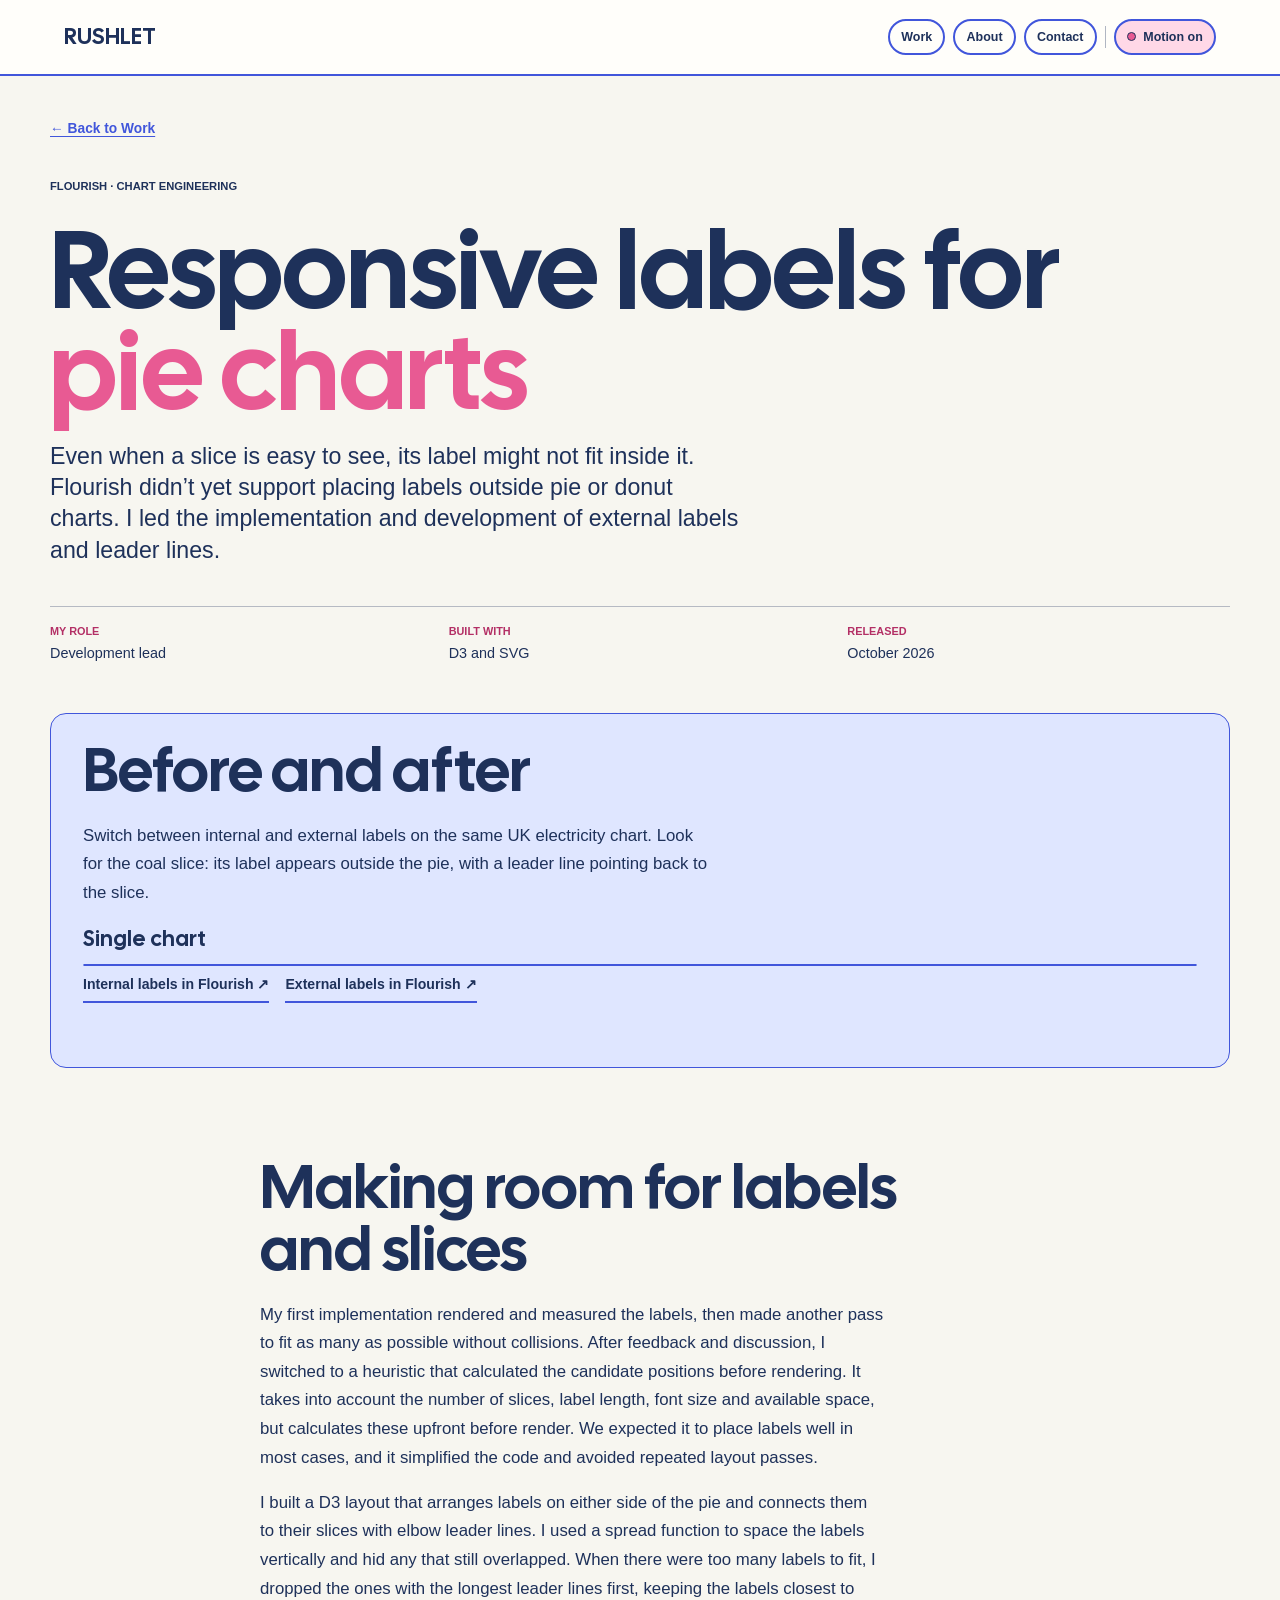
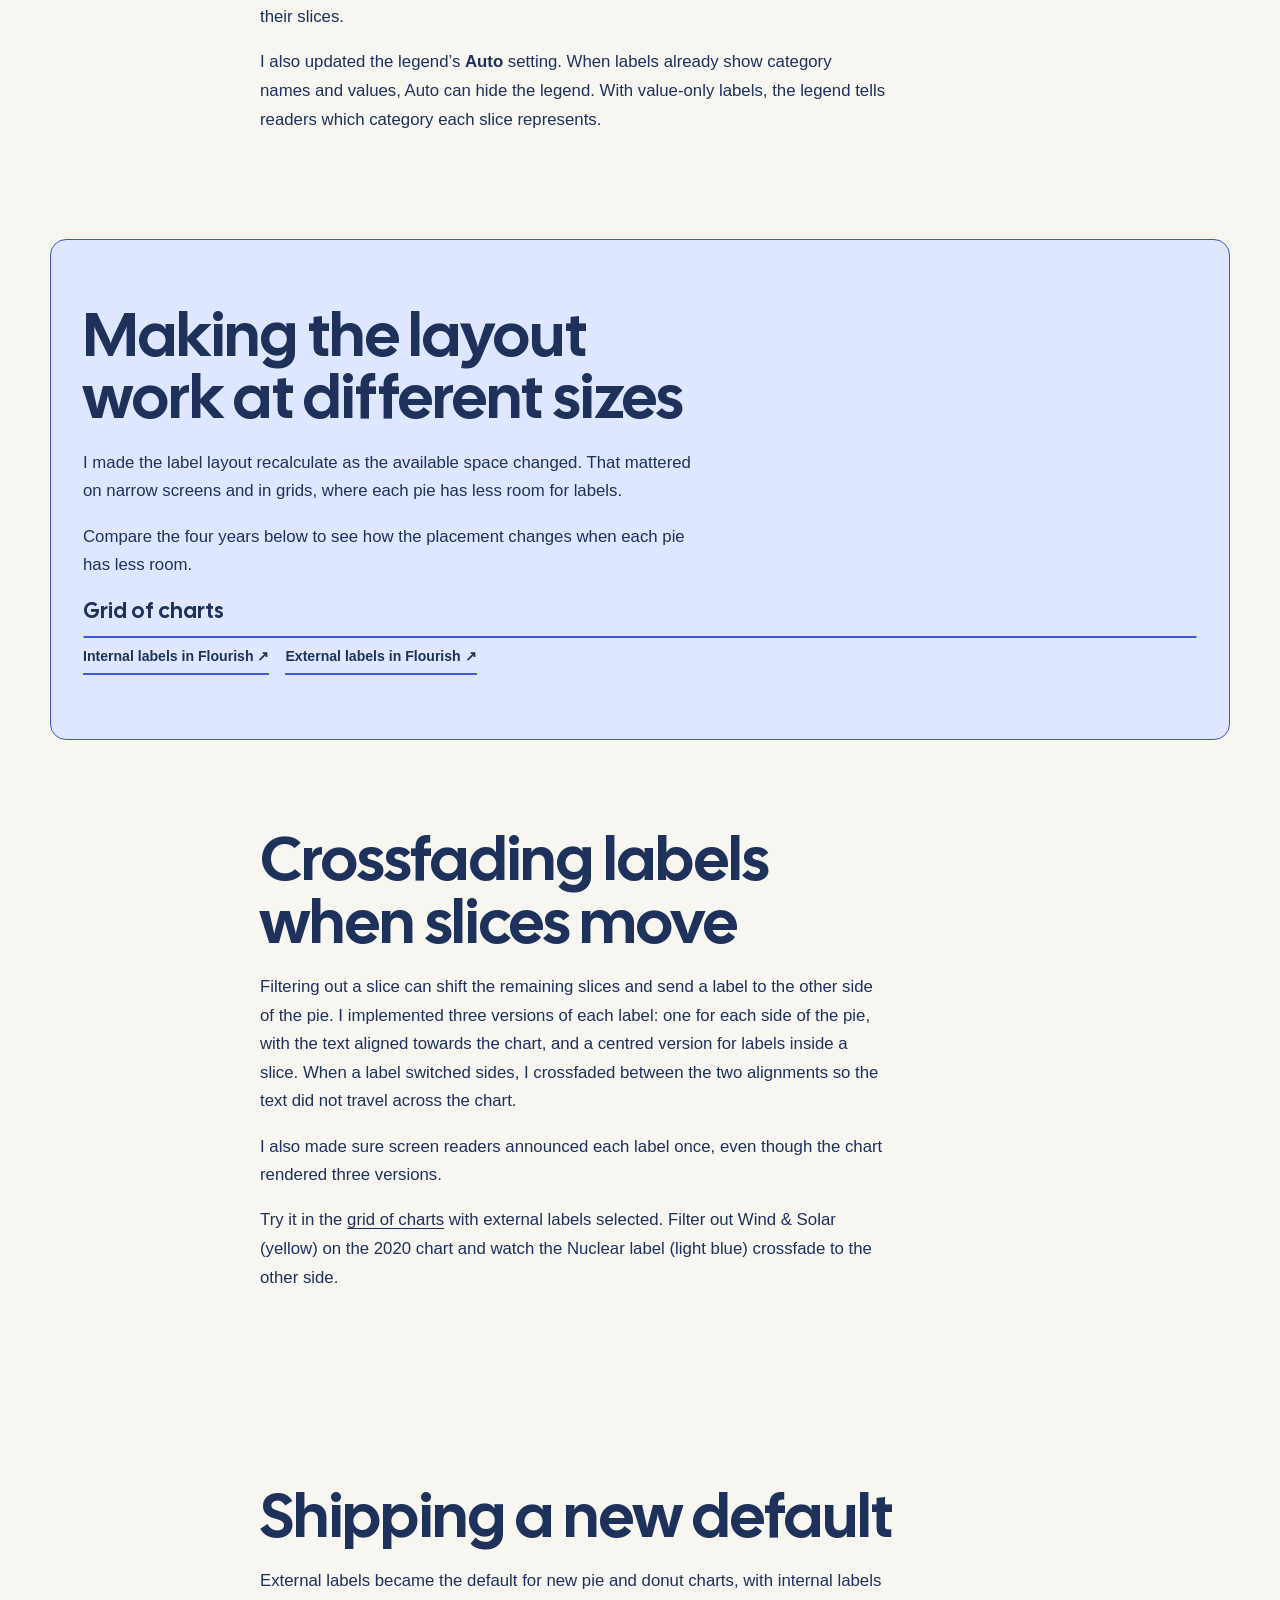
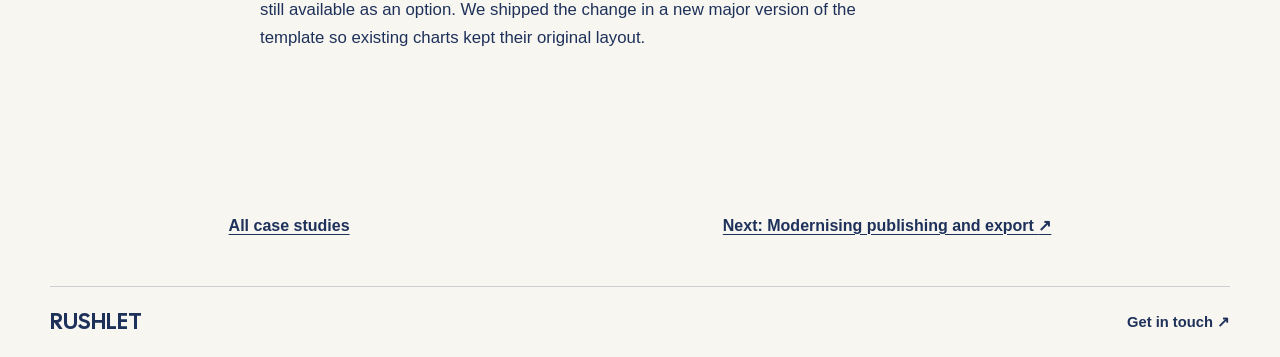
<file: case-study-pie-labels.html>
<!doctype html>
<html lang="en">
  <head>
    <meta charset="utf-8" />
    <meta name="viewport" content="width=device-width, initial-scale=1" />
    <meta name="theme-color" content="#f7f6f0" />
    <meta
      name="description"
      content="I led the design and engineering of external labels for Flourish pie and donut charts. The layout gives small slices room for a label and adapts as charts resize or appear in a grid."
    />
    <title>Responsive labels for pie and donut charts — Becky Rush</title>
    <link rel="icon" type="image/png" sizes="32x32" href="assets/favicon-32.png" />
    <link rel="icon" type="image/svg+xml" sizes="any" href="assets/favicon.svg" />
    <link rel="stylesheet" href="styles.css" />
  </head>
  <body>
    <a class="skip-link" href="#main">Skip to content</a>
    <header class="site-header">
      <a class="wordmark" href="index.html" aria-label="Becky Rush, home">RUSHLET</a>
      <nav aria-label="Main navigation">
        <a href="work.html">Work</a>
        <a href="resume.html">About</a>
        <a href="index.html#contact">Contact</a>
        <span class="nav-motion-group" hidden>
          <span class="nav-separator" aria-hidden="true"></span>
          <button
            class="motion-toggle"
            type="button"
            data-hero-motion-toggle
            aria-label="Motion"
            aria-pressed="false"
          >
            <span class="motion-indicator" aria-hidden="true"></span>
            <span data-hero-motion-label>Motion off</span>
          </button>
        </span>
      </nav>
    </header>
    <main id="main" tabindex="-1" class="case-page editorial-case">
      <section class="case-hero section-wrap">
        <a class="back-link" href="work.html">← Back to Work</a>
        <p class="eyebrow">FLOURISH · CHART ENGINEERING</p>
        <h1>
          Responsive labels for
          <em>pie charts</em>
        </h1>
        <p class="case-deck">
          Even when a slice is easy to see, its label might not fit inside it. Flourish didn’t yet
          support placing labels outside pie or donut charts. I led the implementation and
          development of external labels and leader lines.
        </p>
        <div class="case-facts">
          <div>
            <b>My role</b>
            <span>Development lead</span>
          </div>
          <div>
            <b>Built with</b>
            <span>D3 and SVG</span>
          </div>
          <div>
            <b>Released</b>
            <span>October 2026</span>
          </div>
        </div>
      </section>
      <div class="case-body section-wrap">
        <section
          class="case-prose case-highlight chart-examples"
          aria-labelledby="chart-examples-title"
        >
          <h2 id="chart-examples-title">Before and after</h2>
          <p>
            Switch between internal and external labels on the same UK electricity chart. Look for
            the coal slice: its label appears outside the pie, with a leader line pointing back to
            the slice.
          </p>
          <section class="chart-example" aria-labelledby="chart-single-title">
            <h3 id="chart-single-title">Single chart</h3>
            <fieldset class="chart-label-options" hidden>
              <legend>Label placement for the single chart</legend>
              <label>
                <input type="radio" name="single-labels" value="visualisation/30909694?1823954" />
                <span>Before · Internal labels</span>
              </label>
              <label>
                <input
                  type="radio"
                  name="single-labels"
                  value="visualisation/30906647?1823954"
                  checked
                />
                <span>After · External labels</span>
              </label>
            </fieldset>
            <div class="chart-preview">
              <div class="flourish-embed flourish-chart" data-src="visualisation/30906647?1823954">
                <noscript>
                  <img
                    src="https://public.flourish.studio/visualisation/30906647/thumbnail"
                    alt="UK electricity generation by source in 2024"
                    loading="lazy"
                  />
                </noscript>
              </div>
            </div>
            <div
              class="chart-example-links"
              role="group"
              aria-label="Open single chart in Flourish"
            >
              <a
                class="text-link"
                href="https://public.flourish.studio/visualisation/30909694/"
                aria-label="Open the single chart with internal labels in Flourish"
              >
                Internal labels in Flourish ↗
              </a>
              <a
                class="text-link"
                href="https://public.flourish.studio/visualisation/30906647/"
                aria-label="Open the single chart with external labels in Flourish"
              >
                External labels in Flourish ↗
              </a>
            </div>
          </section>
        </section>
        <section class="case-prose">
          <h2>Making room for labels and slices</h2>
          <p>
            My first implementation rendered and measured the labels, then made another pass to fit
            as many as possible without collisions. After feedback and discussion, I switched to a
            heuristic that calculated the candidate positions before rendering. It takes into
            account the number of slices, label length, font size and available space, but
            calculates these upfront before render. We expected it to place labels well in most
            cases, and it simplified the code and avoided repeated layout passes.
          </p>
          <p>
            I built a D3 layout that arranges labels on either side of the pie and connects them to
            their slices with elbow leader lines. I used a spread function to space the labels
            vertically and hid any that still overlapped. When there were too many labels to fit, I
            dropped the ones with the longest leader lines first, keeping the labels closest to
            their slices.
          </p>
          <p>
            I also updated the legend’s
            <strong>Auto</strong>
            setting. When labels already show category names and values, Auto can hide the legend.
            With value-only labels, the legend tells readers which category each slice represents.
          </p>
        </section>
        <section
          class="case-prose case-highlight chart-examples"
          aria-labelledby="chart-grid-section-title"
        >
          <h2 id="chart-grid-section-title">Making the layout work at different sizes</h2>
          <p>
            I made the label layout recalculate as the available space changed. That mattered on
            narrow screens and in grids, where each pie has less room for labels.
          </p>
          <p>
            Compare the four years below to see how the placement changes when each pie has less
            room.
          </p>
          <section class="chart-example" aria-labelledby="chart-grid-title">
            <h3 id="chart-grid-title">Grid of charts</h3>
            <fieldset class="chart-label-options" hidden>
              <legend>Label placement for the grid of charts</legend>
              <label>
                <input type="radio" name="grid-labels" value="visualisation/30909711?1823954" />
                <span>Before · Internal labels</span>
              </label>
              <label>
                <input
                  type="radio"
                  name="grid-labels"
                  value="visualisation/30906686?1823954"
                  checked
                />
                <span>After · External labels</span>
              </label>
            </fieldset>
            <div class="chart-preview">
              <div class="flourish-embed flourish-chart" data-src="visualisation/30906686?1823954">
                <noscript>
                  <img
                    src="https://public.flourish.studio/visualisation/30906686/thumbnail"
                    alt="UK electricity generation by source across four years"
                    loading="lazy"
                  />
                </noscript>
              </div>
            </div>
            <div
              class="chart-example-links"
              role="group"
              aria-label="Open grid of charts in Flourish"
            >
              <a
                class="text-link"
                href="https://public.flourish.studio/visualisation/30909711/"
                aria-label="Open the grid of charts with internal labels in Flourish"
              >
                Internal labels in Flourish ↗
              </a>
              <a
                class="text-link"
                href="https://public.flourish.studio/visualisation/30906686/"
                aria-label="Open the grid of charts with external labels in Flourish"
              >
                External labels in Flourish ↗
              </a>
            </div>
          </section>
        </section>
        <section class="case-prose">
          <h2>Crossfading labels when slices move</h2>
          <p>
            Filtering out a slice can shift the remaining slices and send a label to the other side
            of the pie. I implemented three versions of each label: one for each side of the pie,
            with the text aligned towards the chart, and a centred version for labels inside a
            slice. When a label switched sides, I crossfaded between the two alignments so the text
            did not travel across the chart.
          </p>
          <p>
            I also made sure screen readers announced each label once, even though the chart
            rendered three versions.
          </p>
          <p>
            Try it in the
            <a href="#chart-grid-title">grid of charts</a>
            with external labels selected. Filter out Wind &amp; Solar (yellow) on the 2020 chart
            and watch the Nuclear label (light blue) crossfade to the other side.
          </p>
        </section>
        <section class="case-prose">
          <h2>Shipping a new default</h2>
          <p>
            External labels became the default for new pie and donut charts, with internal labels
            still available as an option. We shipped the change in a new major version of the
            template so existing charts kept their original layout.
          </p>
        </section>
      </div>
      <nav class="case-next section-wrap" aria-label="More work">
        <a href="work.html#case-studies">All case studies</a>
        <a href="case-study-publishing.html">
          Next: Modernising publishing and export
          <span aria-hidden="true">↗</span>
        </a>
      </nav>
    </main>
    <footer class="site-footer section-wrap">
      <a class="wordmark" href="index.html">RUSHLET</a>

      <a href="index.html#contact">Get in touch ↗</a>
    </footer>
    <script>
      window.Flourish = { disable_autoload: true };
    </script>
    <script src="https://public.flourish.studio/resources/embed.js" defer></script>
    <script src="pie-chart-previews.js" defer></script>
    <script src="hero-motion.js" defer></script>
  </body>
</html>
</file>
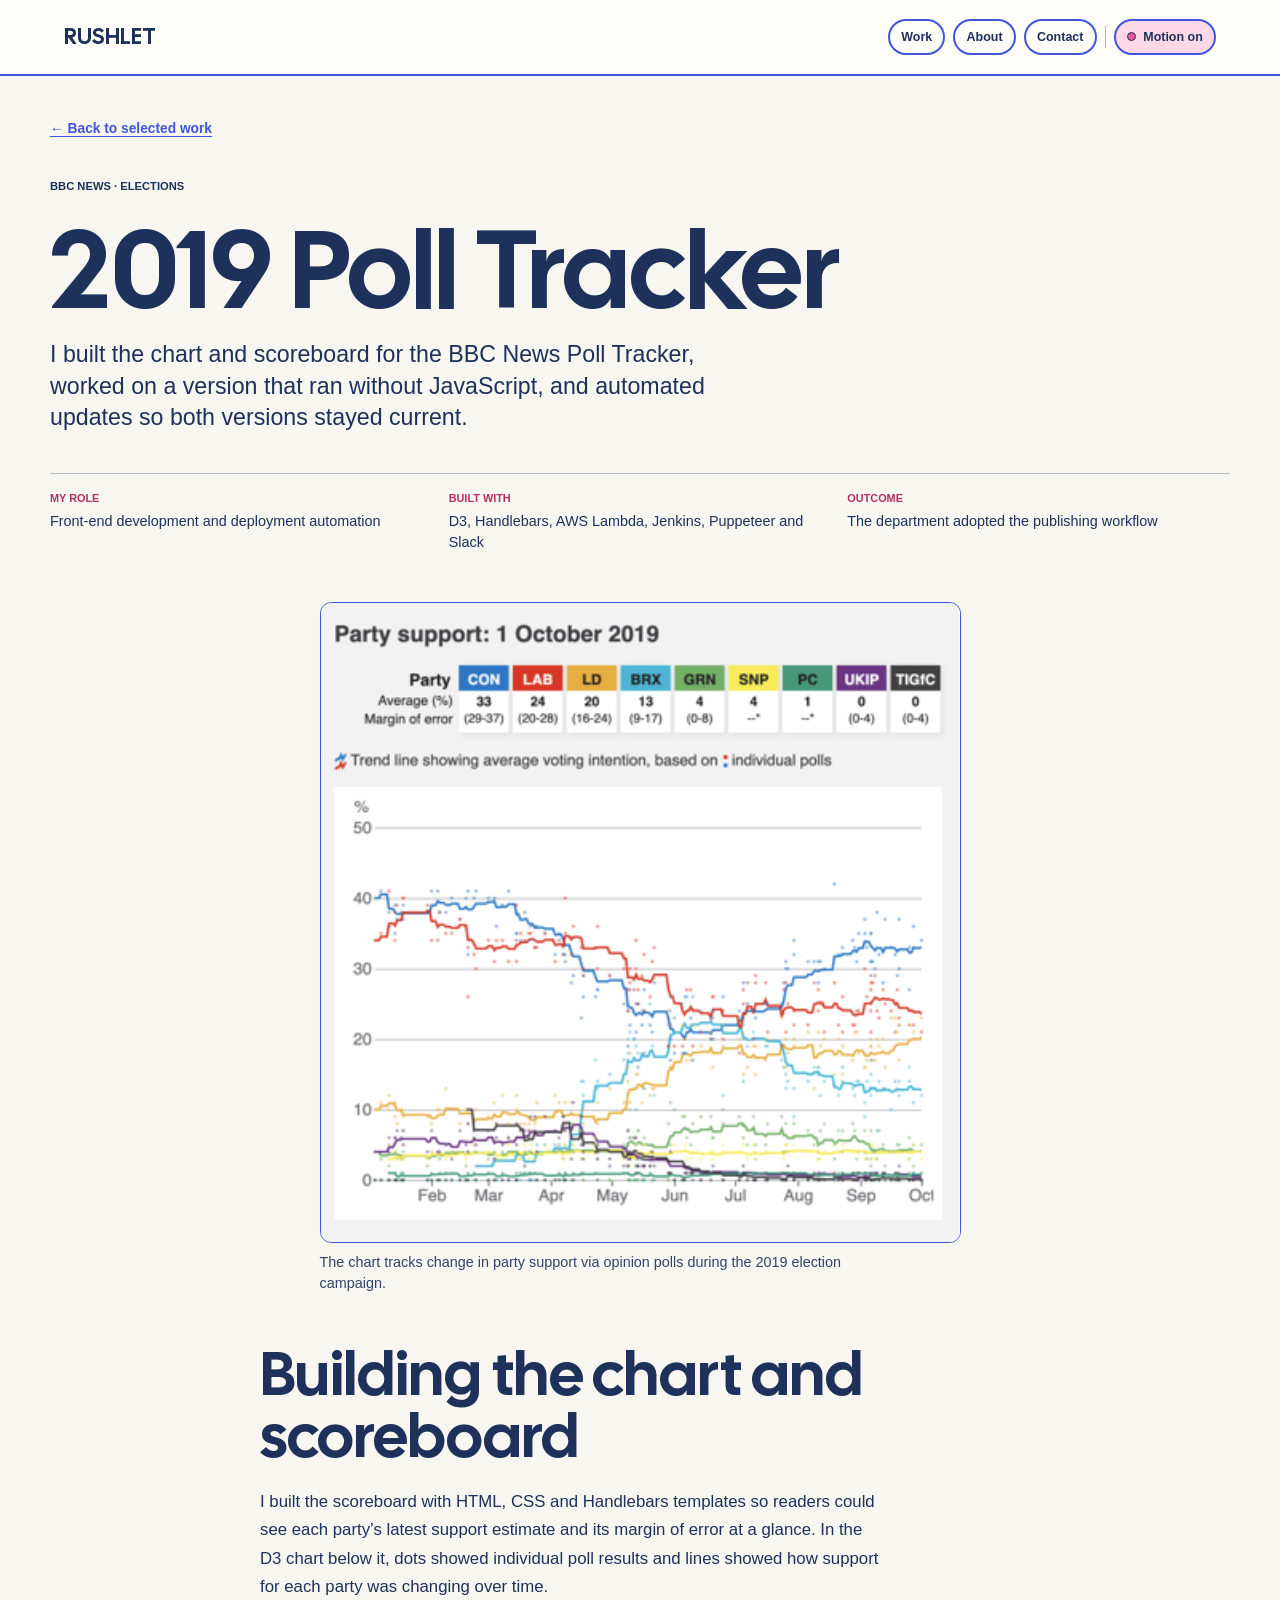
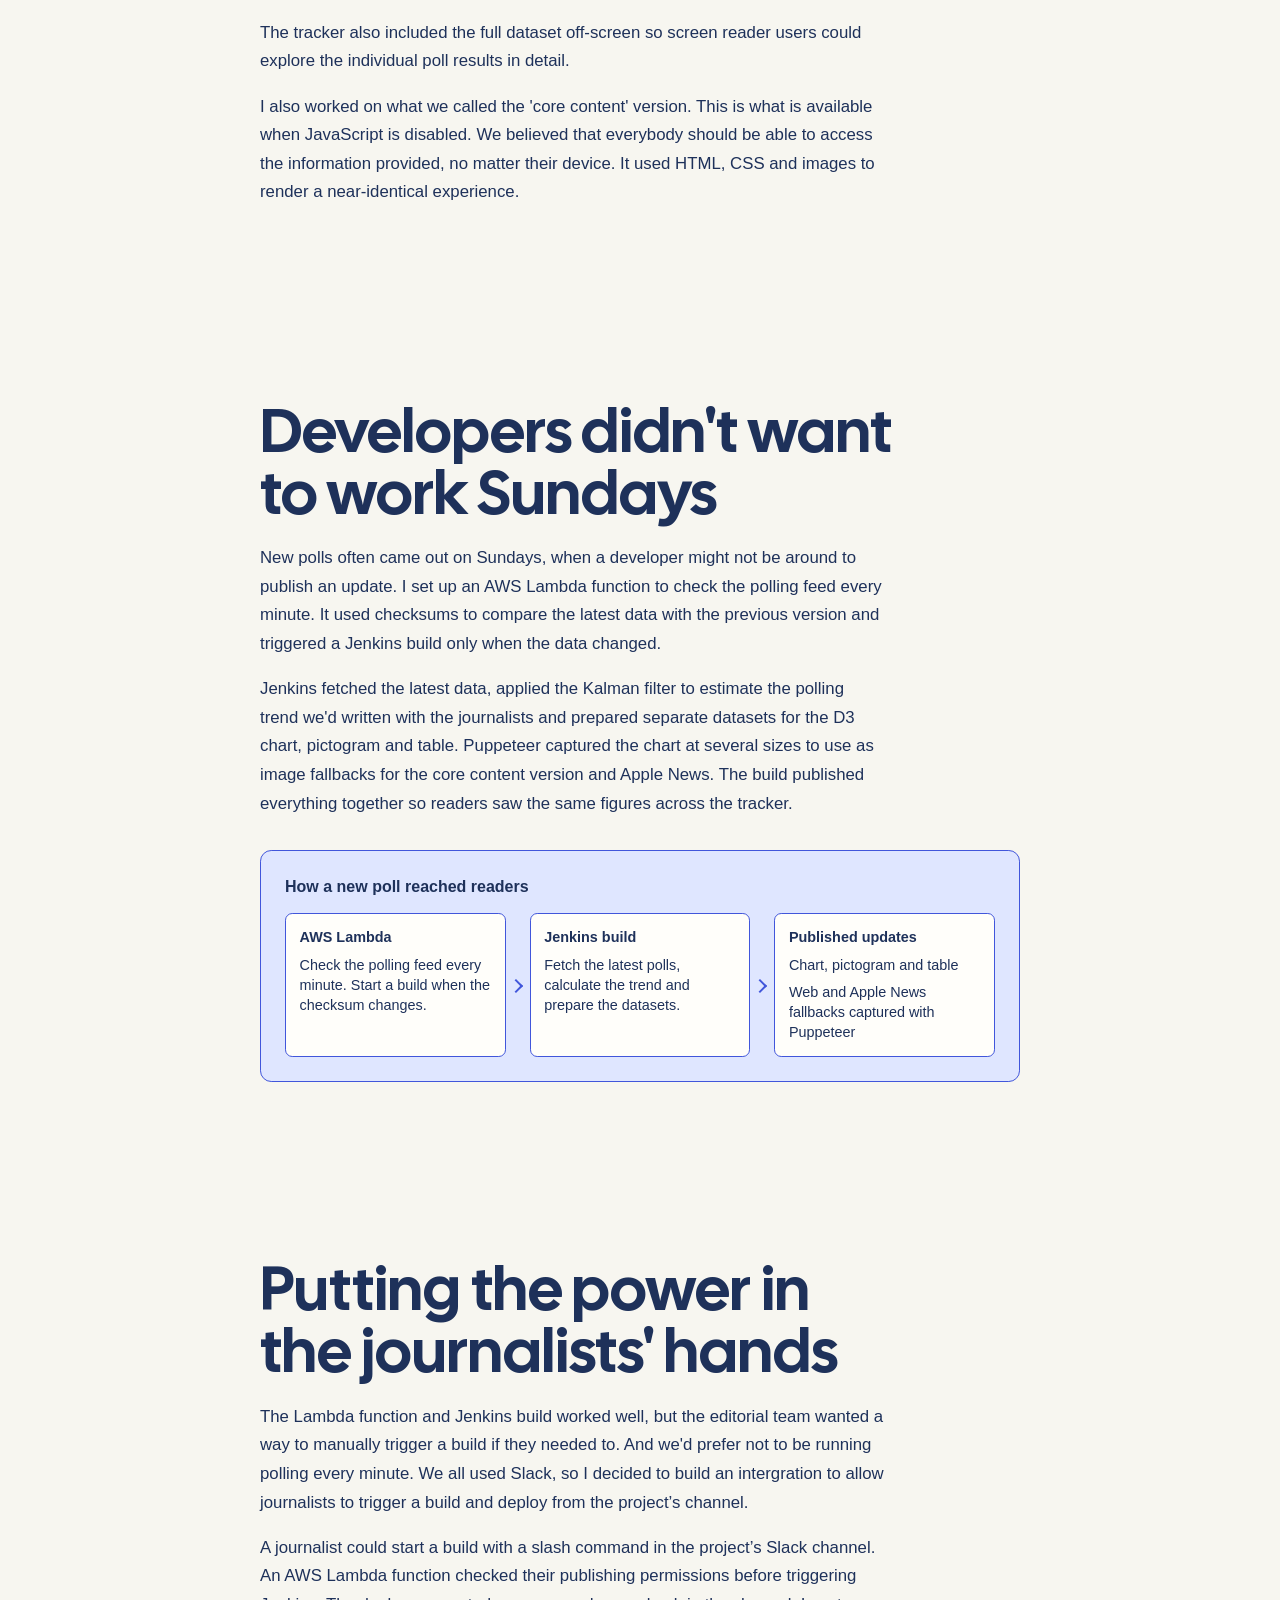
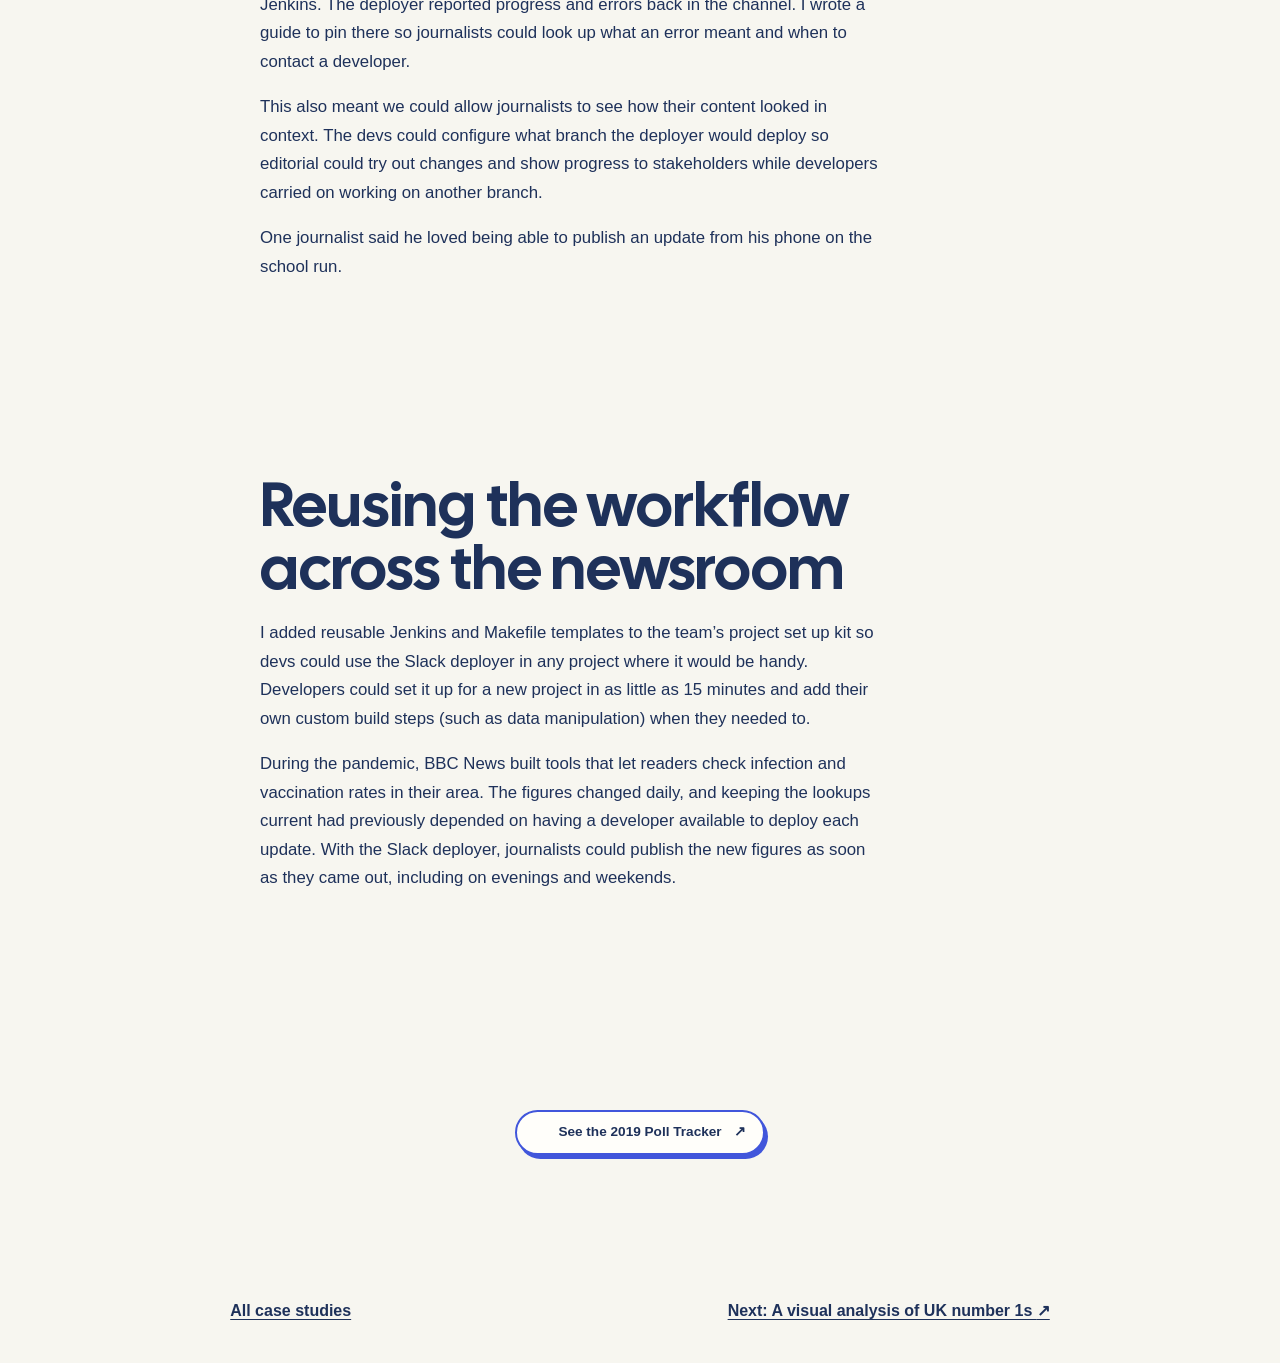
<file: case-study-poll-tracker.html>
<!doctype html>
<html lang="en">
  <head>
    <meta charset="utf-8" />
    <meta name="viewport" content="width=device-width, initial-scale=1" />
    <meta name="theme-color" content="#f7f6f0" />
    <meta
      name="description"
      content="I built the BBC News Poll Tracker’s chart and scoreboard and automated updates for its interactive and no-JavaScript versions."
    />
    <title>2019 Poll Tracker — Becky Rush</title>
    <link rel="icon" type="image/png" sizes="32x32" href="assets/favicon-32.png" />
    <link rel="icon" type="image/svg+xml" sizes="any" href="assets/favicon.svg" />
    <link rel="stylesheet" href="styles.css" />
  </head>
  <body>
    <a class="skip-link" href="#main">Skip to content</a>
    <header class="site-header">
      <a class="wordmark" href="index.html" aria-label="Becky Rush, home">RUSHLET</a>
      <nav aria-label="Main navigation">
        <a href="work.html">Work</a><a href="resume.html">About</a
        ><a href="index.html#contact">Contact</a
        ><span class="nav-motion-group" hidden
          ><span class="nav-separator" aria-hidden="true"></span
          ><button
            class="motion-toggle"
            type="button"
            data-hero-motion-toggle
            aria-label="Motion"
            aria-pressed="false"
          >
            <span class="motion-indicator" aria-hidden="true"></span
            ><span data-hero-motion-label>Motion off</span>
          </button></span
        >
      </nav>
    </header>
    <main id="main" tabindex="-1" class="case-page editorial-case">
      <section class="case-hero section-wrap">
        <a class="back-link" href="work.html#case-studies">← Back to selected work</a>
        <p class="eyebrow">BBC NEWS · ELECTIONS</p>
        <h1>2019 Poll Tracker</h1>
        <p class="case-deck">
          I built the chart and scoreboard for the BBC News Poll Tracker, worked on a version that
          ran without JavaScript, and automated updates so both versions stayed current.
        </p>
        <div class="case-facts">
          <div>
            <b>My role</b>
            <span>Front-end development and deployment automation</span>
          </div>
          <div>
            <b>Built with</b>
            <span>D3, Handlebars, AWS Lambda, Jenkins, Puppeteer and Slack</span>
          </div>
          <div>
            <b>Outcome</b>
            <span>The department adopted the publishing workflow</span>
          </div>
        </div>
      </section>
      <figure class="section-wrap case-figure poll-tracker-screenshot">
        <picture>
          <source
            media="(min-width: 681px)"
            srcset="assets/polltracker-large.png"
            width="641"
            height="562"
          />
          <img
            src="assets/polltracker-bbc.png"
            width="400"
            height="400"
            alt="BBC News chart showing each party’s polling trend and individual poll results."
            decoding="async"
          />
        </picture>
        <figcaption>
          The chart tracks change in party support via opinion polls during the 2019 election
          campaign.
        </figcaption>
      </figure>
      <div class="case-body section-wrap">
        <section class="case-prose">
          <h2>Building the chart and scoreboard</h2>
          <p>
            I built the scoreboard with HTML, CSS and Handlebars templates so readers could see each
            party’s latest support estimate and its margin of error at a glance. In the D3 chart
            below it, dots showed individual poll results and lines showed how support for each
            party was changing over time.
          </p>
          <p>
            The tracker also included the full dataset off-screen so screen reader users could
            explore the individual poll results in detail.
          </p>
          <p>
            I also worked on what we called the 'core content' version. This is what is available
            when JavaScript is disabled. We believed that everybody should be able to access the
            information provided, no matter their device. It used HTML, CSS and images to render a
            near-identical experience.
          </p>
        </section>
        <section class="case-prose">
          <h2>Developers didn't want to work Sundays</h2>
          <p>
            New polls often came out on Sundays, when a developer might not be around to publish an
            update. I set up an AWS Lambda function to check the polling feed every minute. It used
            checksums to compare the latest data with the previous version and triggered a Jenkins
            build only when the data changed.
          </p>
          <p>
            Jenkins fetched the latest data, applied the Kalman filter to estimate the polling trend
            we'd written with the journalists and prepared separate datasets for the D3 chart,
            pictogram and table. Puppeteer captured the chart at several sizes to use as image
            fallbacks for the core content version and Apple News. The build published everything
            together so readers saw the same figures across the tracker.
          </p>
          <figure class="poll-pipeline">
            <figcaption>How a new poll reached readers</figcaption>
            <ol role="list">
              <li>
                <strong>AWS Lambda</strong>
                <span>
                  Check the polling feed every minute. Start a build when the checksum changes.
                </span>
              </li>
              <li>
                <strong>Jenkins build</strong>
                <span>Fetch the latest polls, calculate the trend and prepare the datasets.</span>
              </li>
              <li>
                <strong>Published updates</strong>
                <span>Chart, pictogram and table</span>
                <span>Web and Apple News fallbacks captured with Puppeteer</span>
              </li>
            </ol>
          </figure>
        </section>
        <section class="case-prose">
          <h2>Putting the power in the journalists' hands</h2>
          <p>
            The Lambda function and Jenkins build worked well, but the editorial team wanted a way
            to manually trigger a build if they needed to. And we'd prefer not to be running polling
            every minute. We all used Slack, so I decided to build an intergration to allow
            journalists to trigger a build and deploy from the project’s channel.
          </p>
          <p>
            A journalist could start a build with a slash command in the project’s Slack channel. An
            AWS Lambda function checked their publishing permissions before triggering Jenkins. The
            deployer reported progress and errors back in the channel. I wrote a guide to pin there
            so journalists could look up what an error meant and when to contact a developer.
          </p>
          <p>
            This also meant we could allow journalists to see how their content looked in context.
            The devs could configure what branch the deployer would deploy so editorial could try
            out changes and show progress to stakeholders while developers carried on working on
            another branch.
          </p>
          <p>
            One journalist said he loved being able to publish an update from his phone on the
            school run.
          </p>
        </section>
        <section class="case-prose">
          <h2>Reusing the workflow across the newsroom</h2>
          <p>
            I added reusable Jenkins and Makefile templates to the team’s project set up kit so devs
            could use the Slack deployer in any project where it would be handy. Developers could
            set it up for a new project in as little as 15 minutes and add their own custom build
            steps (such as data manipulation) when they needed to.
          </p>
          <p>
            During the pandemic, BBC News built tools that let readers check infection and
            vaccination rates in their area. The figures changed daily, and keeping the lookups
            current had previously depended on having a developer available to deploy each update.
            With the Slack deployer, journalists could publish the new figures as soon as they came
            out, including on evenings and weekends.
          </p>
        </section>
        <section class="case-prose">
          <div class="case-links">
            <a class="button-link" href="https://www.bbc.co.uk/news/uk-politics-49798197">
              See the 2019 Poll Tracker <span aria-hidden="true">↗</span>
            </a>
          </div>
        </section>
      </div>
      <nav class="case-next section-wrap" aria-label="More case studies">
        <a href="work.html#case-studies">All case studies</a>
        <a href="case-study-number-ones.html"
          >Next: A visual analysis of UK number 1s <b aria-hidden="true">↗</b></a
        >
      </nav>
    </main>
    <footer class="site-footer section-wrap">
      <a class="wordmark" href="index.html">RUSHLET</a
      ><a href="index.html#contact">Get in touch ↗</a>
    </footer>
    <script src="hero-motion.js" defer></script>
  </body>
</html>
</file>
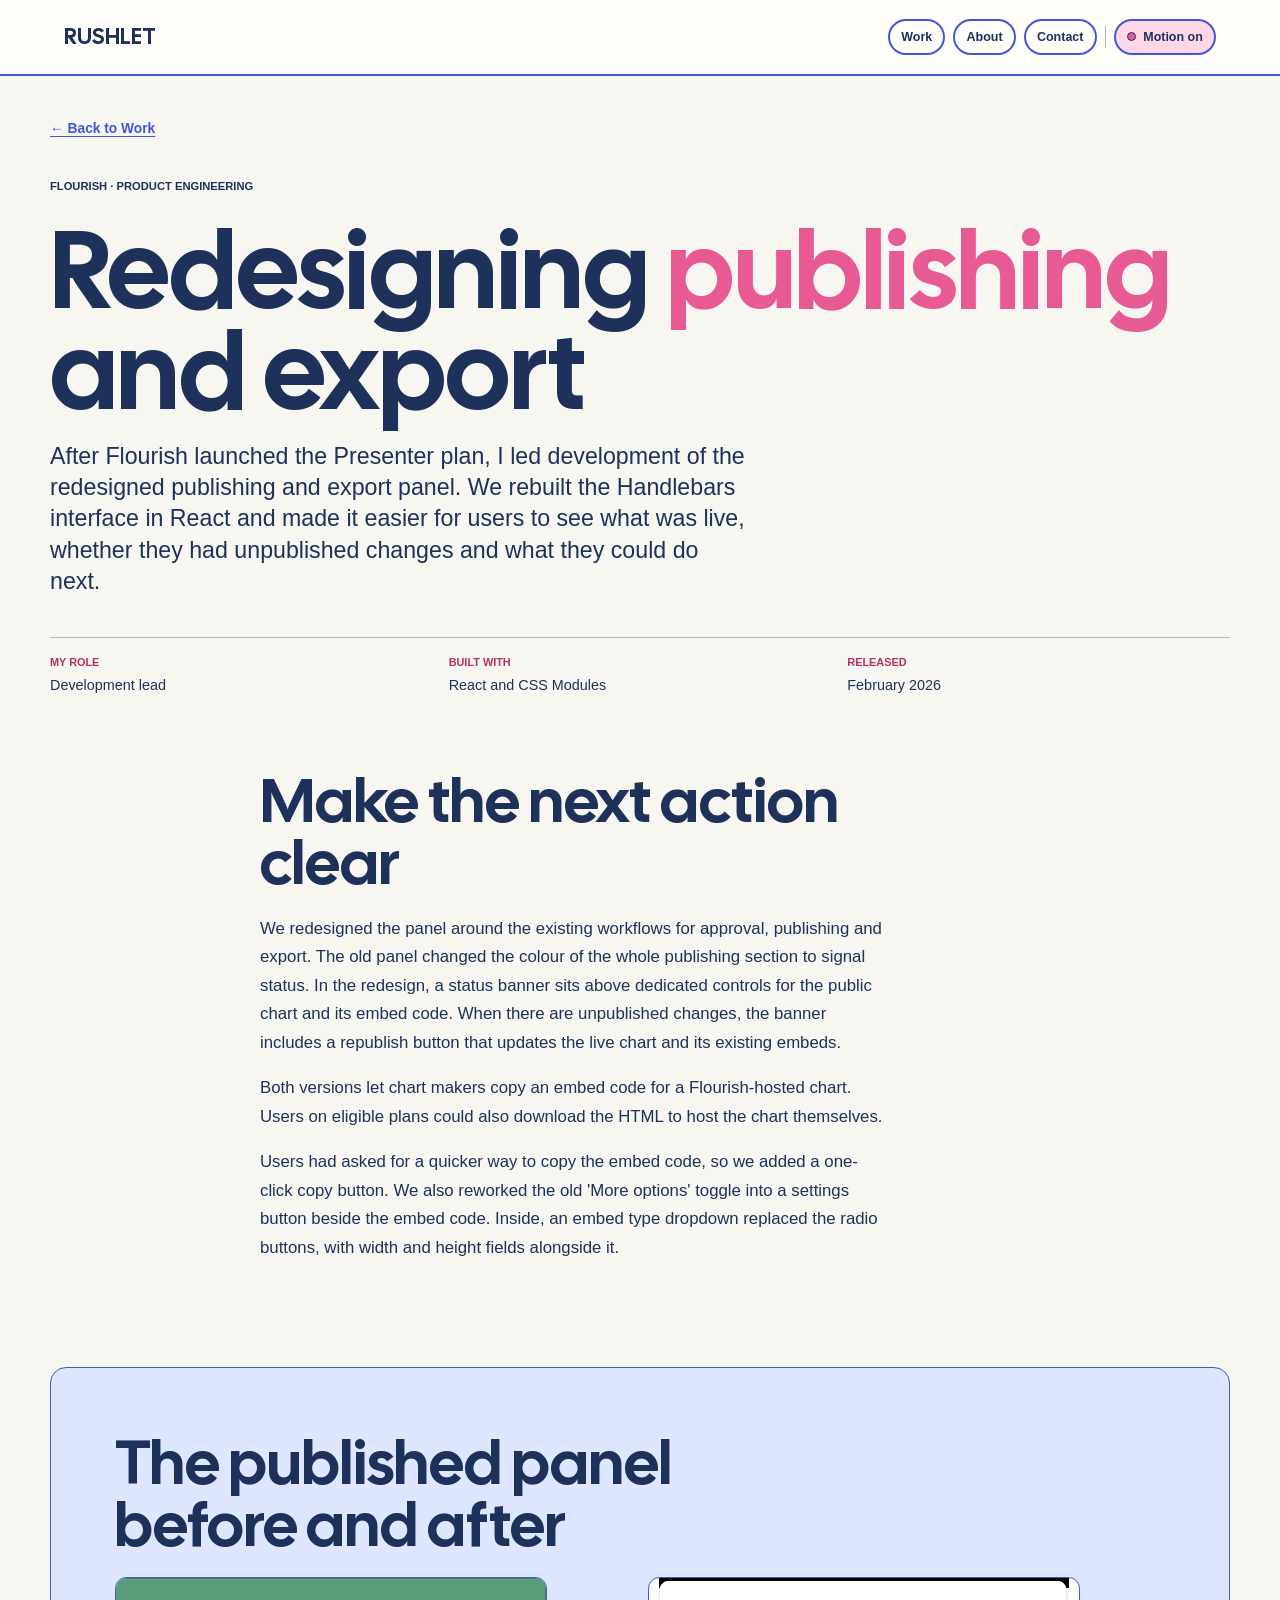
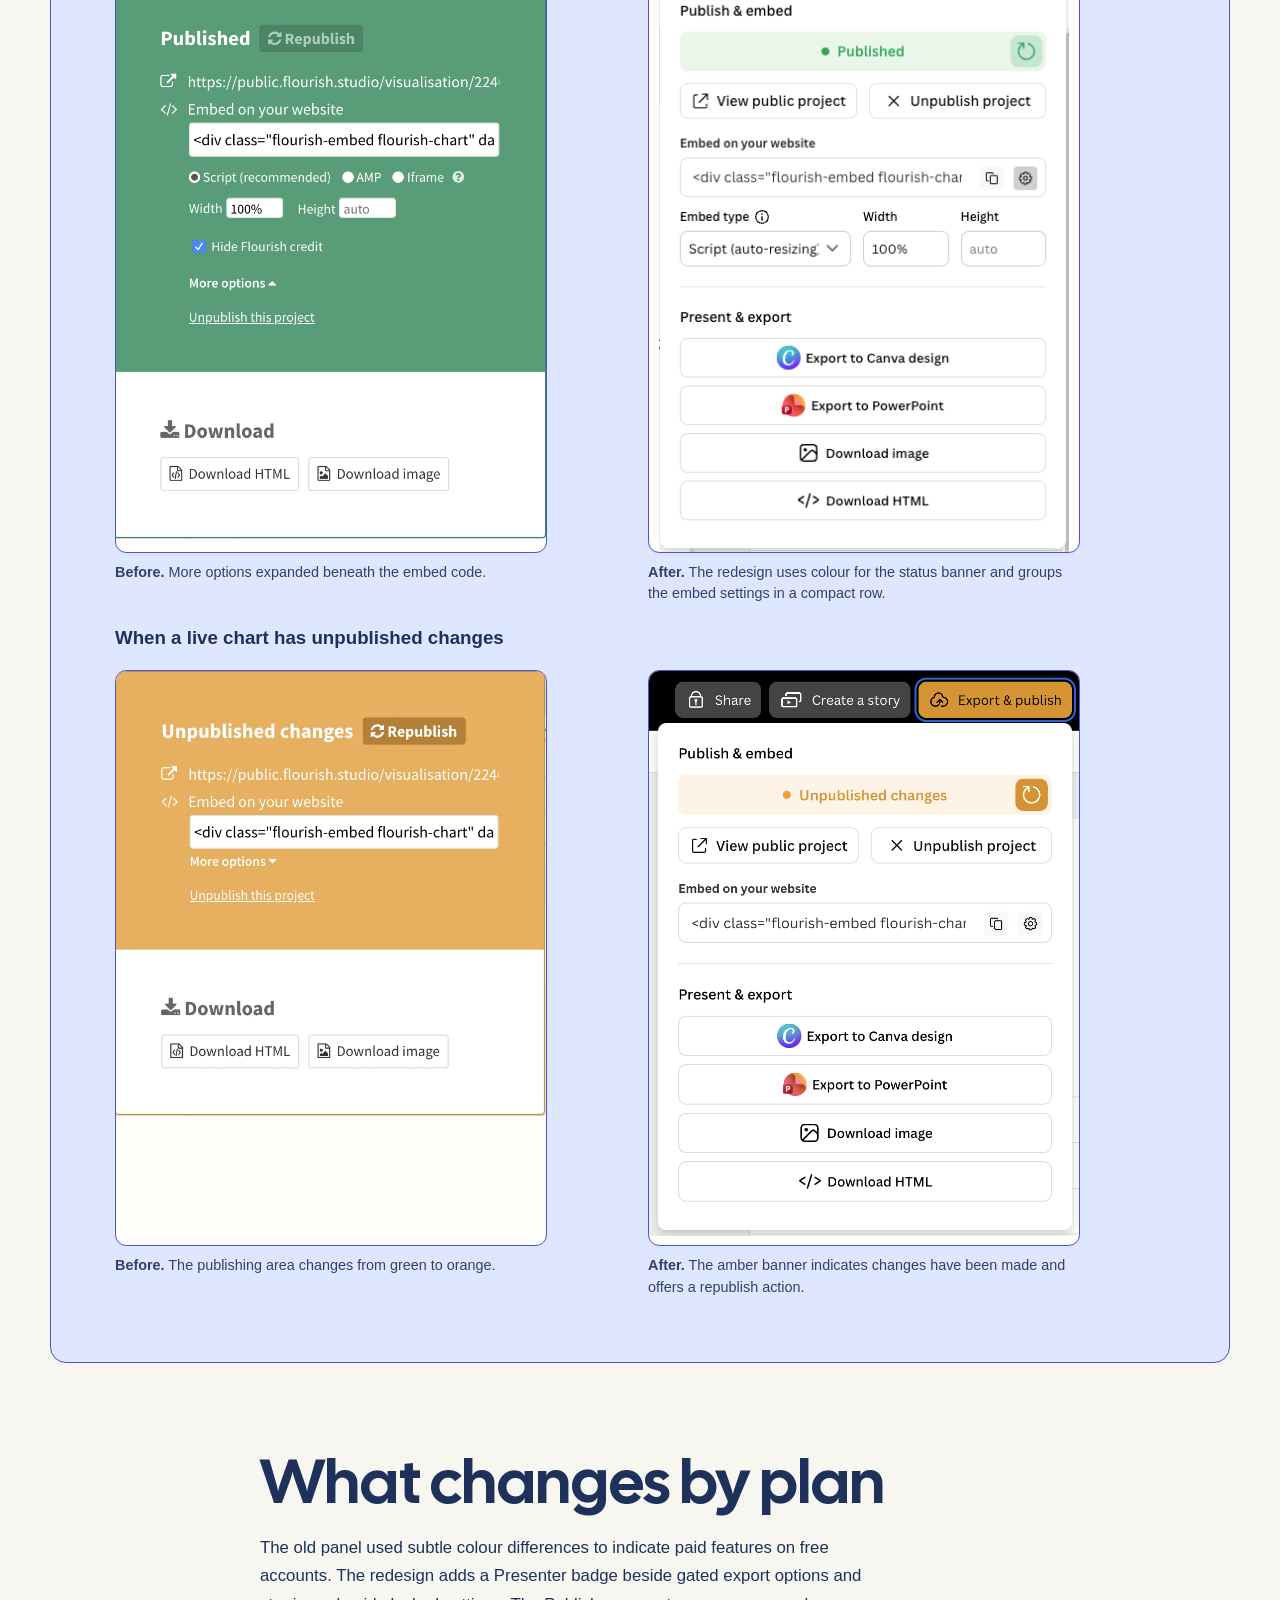
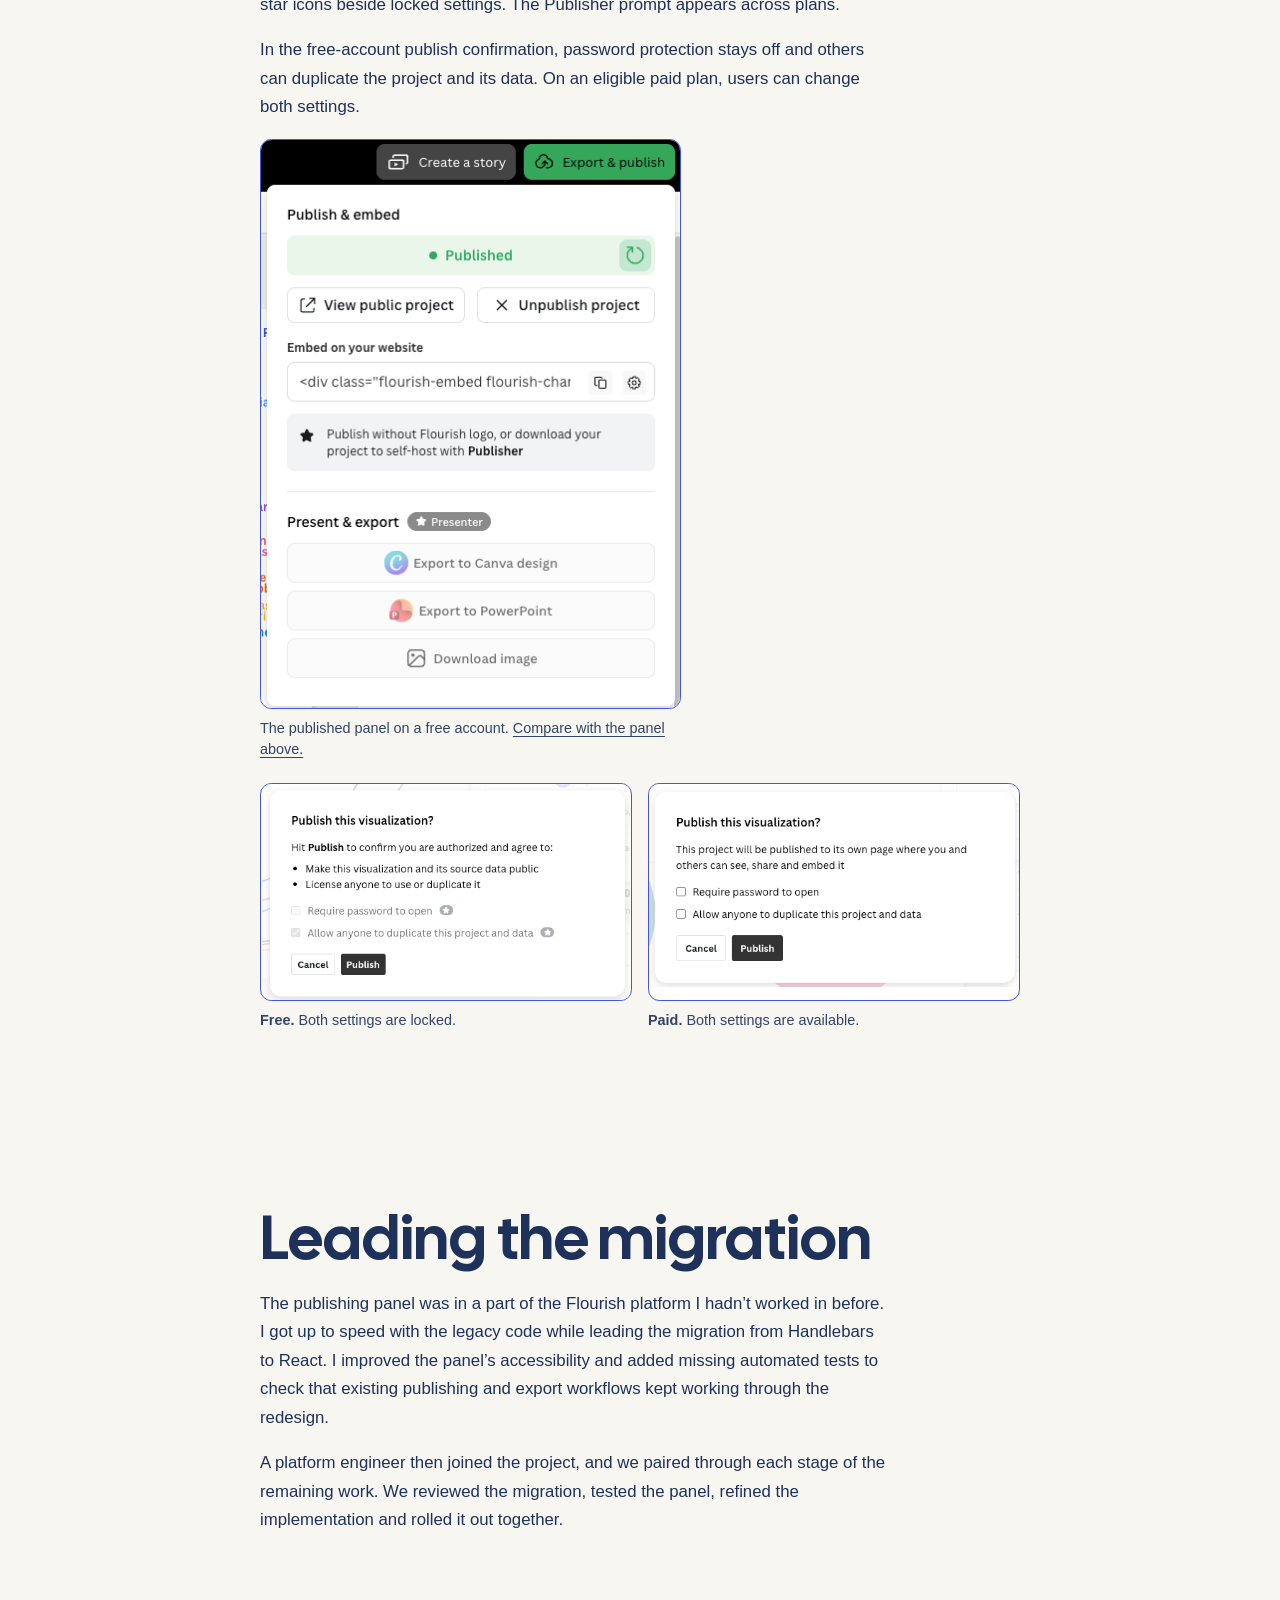
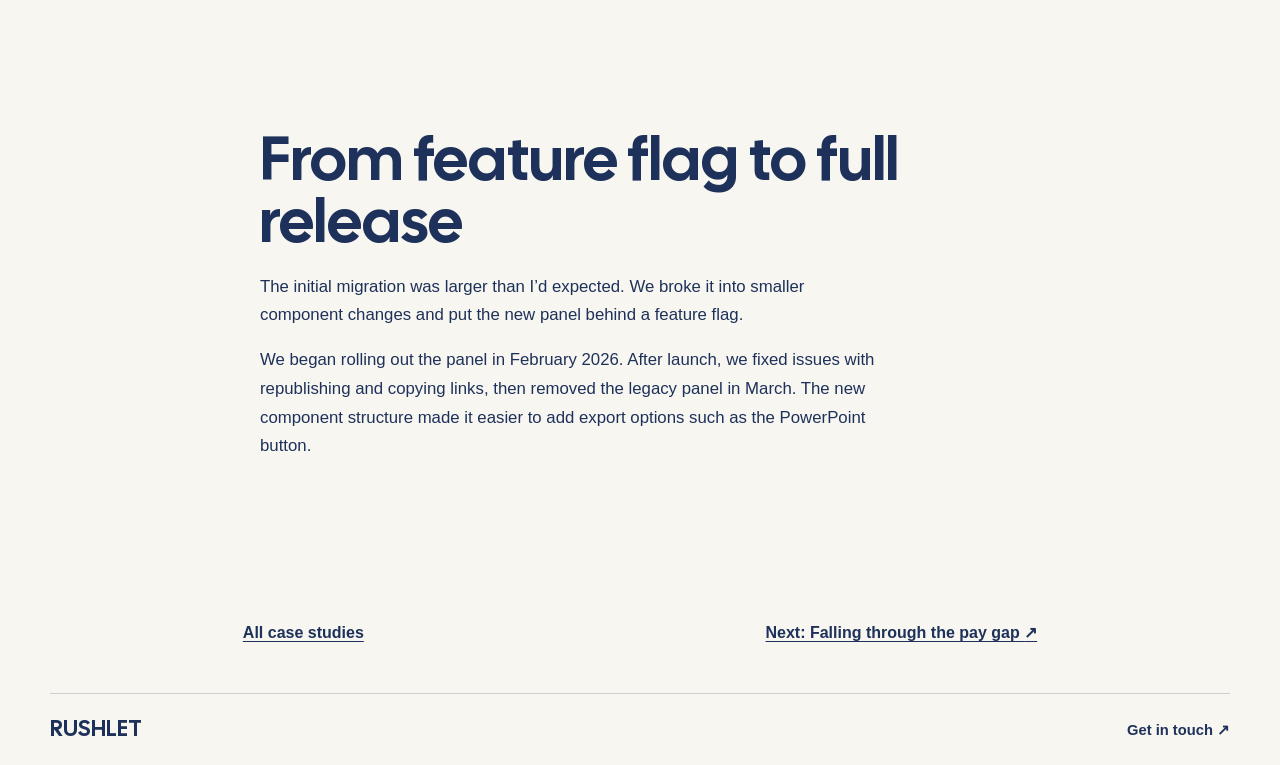
<file: case-study-publishing.html>
<!doctype html>
<html lang="en">
  <head>
    <meta charset="utf-8" />
    <meta name="viewport" content="width=device-width, initial-scale=1" />
    <meta name="theme-color" content="#f7f6f0" />
    <meta
      name="description"
      content="I led development of Flourish’s redesigned publishing and export panel, moving it from Handlebars to React and making publishing status and available actions clearer."
    />
    <title>Redesigning publishing and export — Becky Rush</title>
    <link rel="icon" type="image/png" sizes="32x32" href="assets/favicon-32.png" />
    <link rel="icon" type="image/svg+xml" sizes="any" href="assets/favicon.svg" />
    <link rel="stylesheet" href="styles.css" />
  </head>
  <body>
    <a class="skip-link" href="#main">Skip to content</a>
    <header class="site-header">
      <a class="wordmark" href="index.html" aria-label="Becky Rush, home">RUSHLET</a>
      <nav aria-label="Main navigation">
        <a href="work.html">Work</a>
        <a href="resume.html">About</a>
        <a href="index.html#contact">Contact</a>
        <span class="nav-motion-group" hidden>
          <span class="nav-separator" aria-hidden="true"></span>
          <button
            class="motion-toggle"
            type="button"
            data-hero-motion-toggle
            aria-label="Motion"
            aria-pressed="false"
          >
            <span class="motion-indicator" aria-hidden="true"></span>
            <span data-hero-motion-label>Motion off</span>
          </button>
        </span>
      </nav>
    </header>
    <main id="main" tabindex="-1" class="case-page editorial-case">
      <section class="case-hero section-wrap">
        <a class="back-link" href="work.html">← Back to Work</a>
        <p class="eyebrow">FLOURISH · PRODUCT ENGINEERING</p>
        <h1>
          Redesigning
          <em>publishing</em>
          and export
        </h1>
        <p class="case-deck">
          After Flourish launched the Presenter plan, I led development of the redesigned publishing
          and export panel. We rebuilt the Handlebars interface in React and made it easier for
          users to see what was live, whether they had unpublished changes and what they could do
          next.
        </p>
        <div class="case-facts">
          <div>
            <b>My role</b>
            <span>Development lead</span>
          </div>
          <div>
            <b>Built with</b>
            <span>React and CSS Modules</span>
          </div>
          <div>
            <b>Released</b>
            <span>February 2026</span>
          </div>
        </div>
      </section>
      <div class="case-body section-wrap">
        <section class="case-prose">
          <h2>Make the next action clear</h2>
          <p>
            We redesigned the panel around the existing workflows for approval, publishing and
            export. The old panel changed the colour of the whole publishing section to signal
            status. In the redesign, a status banner sits above dedicated controls for the public
            chart and its embed code. When there are unpublished changes, the banner includes a
            republish button that updates the live chart and its existing embeds.
          </p>
          <p>
            Both versions let chart makers copy an embed code for a Flourish-hosted chart. Users on
            eligible plans could also download the HTML to host the chart themselves.
          </p>
          <p>
            Users had asked for a quicker way to copy the embed code, so we added a one-click copy
            button. We also reworked the old 'More options' toggle into a settings button beside the
            embed code. Inside, an embed type dropdown replaced the radio buttons, with width and
            height fields alongside it.
          </p>
        </section>
        <section class="case-prose case-highlight">
          <h2>The published panel before and after</h2>
          <div class="publishing-states">
            <figure class="case-figure">
              <img
                src="assets/flourish-publish-legacy-embed-options.png"
                width="756"
                height="986"
                alt="The old published panel with More options expanded, showing radio buttons for embed type and fields for width and height."
                decoding="async"
                loading="lazy"
              />
              <figcaption>
                <strong>Before.</strong>
                More options expanded beneath the embed code.
              </figcaption>
            </figure>
            <figure class="case-figure">
              <img
                id="published-panel"
                src="assets/flourish-publish-embed-settings.png"
                width="414"
                height="579"
                alt="The redesigned published panel with embed settings open beneath the embed code, showing an embed type menu and fields for width and height."
                decoding="async"
                loading="lazy"
              />
              <figcaption>
                <strong>After.</strong>
                The redesign uses colour for the status banner and groups the embed settings in a
                compact row.
              </figcaption>
            </figure>
          </div>
          <h3>When a live chart has unpublished changes</h3>
          <div class="publishing-states">
            <figure class="case-figure">
              <img
                src="assets/flourish-publish-legacy-republish.webp"
                width="760"
                height="786"
                alt="The old panel turns the whole publishing section orange when there are unpublished changes."
                decoding="async"
                loading="lazy"
              />
              <figcaption>
                <strong>Before.</strong>
                The publishing area changes from green to orange.
              </figcaption>
            </figure>
            <figure class="case-figure">
              <img
                src="assets/flourish-publish-republish.webp"
                width="852"
                height="1118"
                alt="The panel shows an amber Unpublished changes status beside the republish button."
                decoding="async"
                loading="lazy"
              />
              <figcaption>
                <strong>After.</strong>
                The amber banner indicates changes have been made and offers a republish action.
              </figcaption>
            </figure>
          </div>
        </section>
        <section class="case-prose">
          <h2>What changes by plan</h2>
          <p>
            The old panel used subtle colour differences to indicate paid features on free accounts.
            The redesign adds a Presenter badge beside gated export options and star icons beside
            locked settings. The Publisher prompt appears across plans.
          </p>
          <p>
            In the free-account publish confirmation, password protection stays off and others can
            duplicate the project and its data. On an eligible paid plan, users can change both
            settings.
          </p>
          <figure class="case-figure" style="max-width: 421px">
            <img
              src="assets/flourish-publish-free-published.png"
              width="421"
              height="571"
              alt="Published chart on a free account, with a Publisher upgrade prompt and greyed-out Canva, PowerPoint and image export buttons under a Presenter badge."
              decoding="async"
              loading="lazy"
            />
            <figcaption>
              The published panel on a free account.
              <a href="#published-panel">Compare with the panel above.</a>
            </figcaption>
          </figure>
          <div class="publishing-states">
            <figure class="case-figure">
              <img
                class="publishing-confirmation"
                src="assets/flourish-publish-free-confirmation.png"
                width="518"
                height="303"
                alt="Free-account publish confirmation. The password checkbox is unchecked and the duplication checkbox is checked. Both are disabled and marked with a star."
                decoding="async"
                loading="lazy"
              />
              <figcaption>
                <strong>Free.</strong>
                Both settings are locked.
              </figcaption>
            </figure>
            <figure class="case-figure">
              <img
                class="publishing-confirmation"
                src="assets/flourish-publish-premium-confirmation.png"
                width="514"
                height="282"
                alt="Publish confirmation on an eligible paid plan. The password and duplication checkboxes are both available to change."
                decoding="async"
                loading="lazy"
              />
              <figcaption>
                <strong>Paid.</strong>
                Both settings are available.
              </figcaption>
            </figure>
          </div>
        </section>
        <section class="case-prose">
          <h2>Leading the migration</h2>
          <p>
            The publishing panel was in a part of the Flourish platform I hadn’t worked in before. I
            got up to speed with the legacy code while leading the migration from Handlebars to
            React. I improved the panel’s accessibility and added missing automated tests to
            check that existing publishing and export workflows kept working through the redesign.
          </p>
          <p>
            A platform engineer then joined the project, and we paired through each stage of the
            remaining work. We reviewed the migration, tested the panel, refined the implementation
            and rolled it out together.
          </p>
        </section>
        <section class="case-prose">
          <h2>From feature flag to full release</h2>
          <p>
            The initial migration was larger than I’d expected. We broke it into smaller component
            changes and put the new panel behind a feature flag.
          </p>
          <p>
            We began rolling out the panel in February 2026. After launch, we fixed issues with
            republishing and copying links, then removed the legacy panel in March. The new
            component structure made it easier to add export options such as the PowerPoint button.
          </p>
        </section>
      </div>
      <nav class="case-next section-wrap" aria-label="More work">
        <a href="work.html#case-studies">All case studies</a>
        <a href="case-study-pay-gap.html">
          Next: Falling through the pay gap
          <span aria-hidden="true">↗</span>
        </a>
      </nav>
    </main>
    <footer class="site-footer section-wrap">
      <a class="wordmark" href="index.html">RUSHLET</a>
      <a href="index.html#contact">Get in touch ↗</a>
    </footer>
    <script src="hero-motion.js" defer></script>
  </body>
</html>
</file>
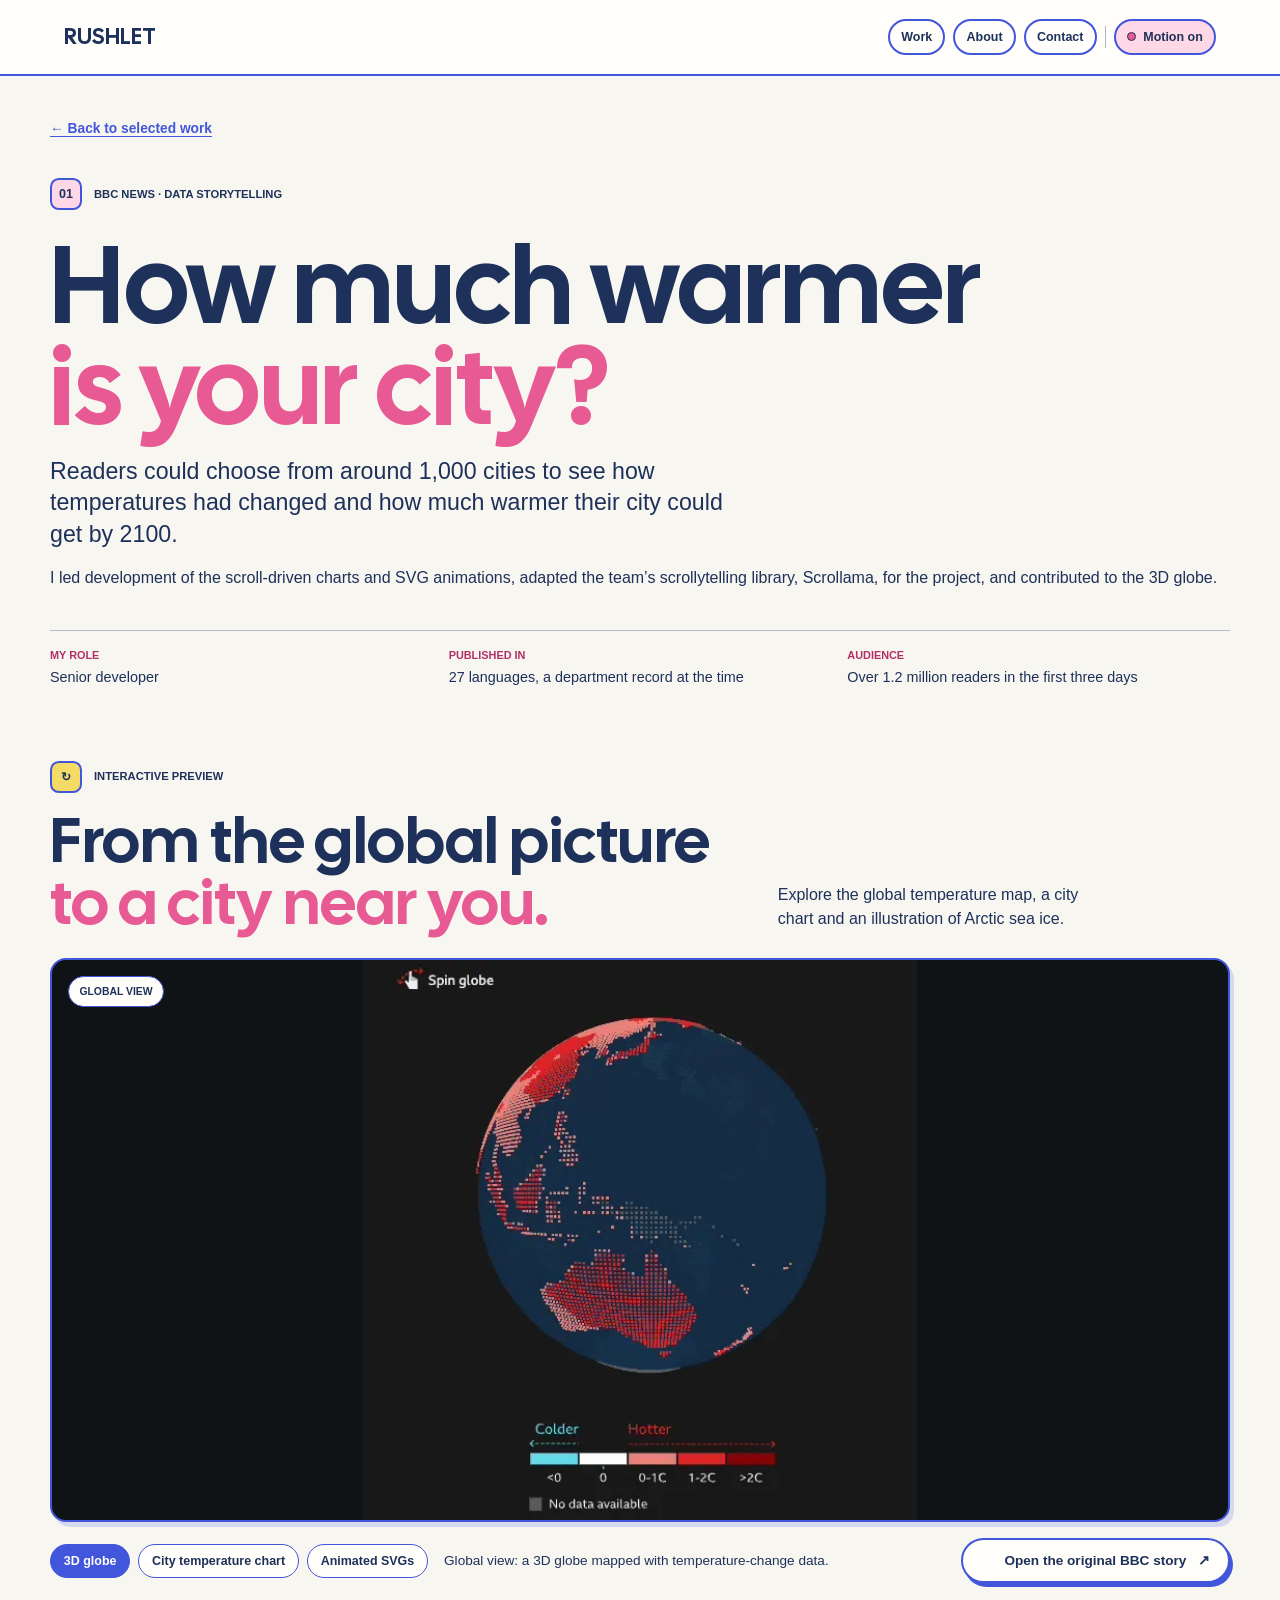
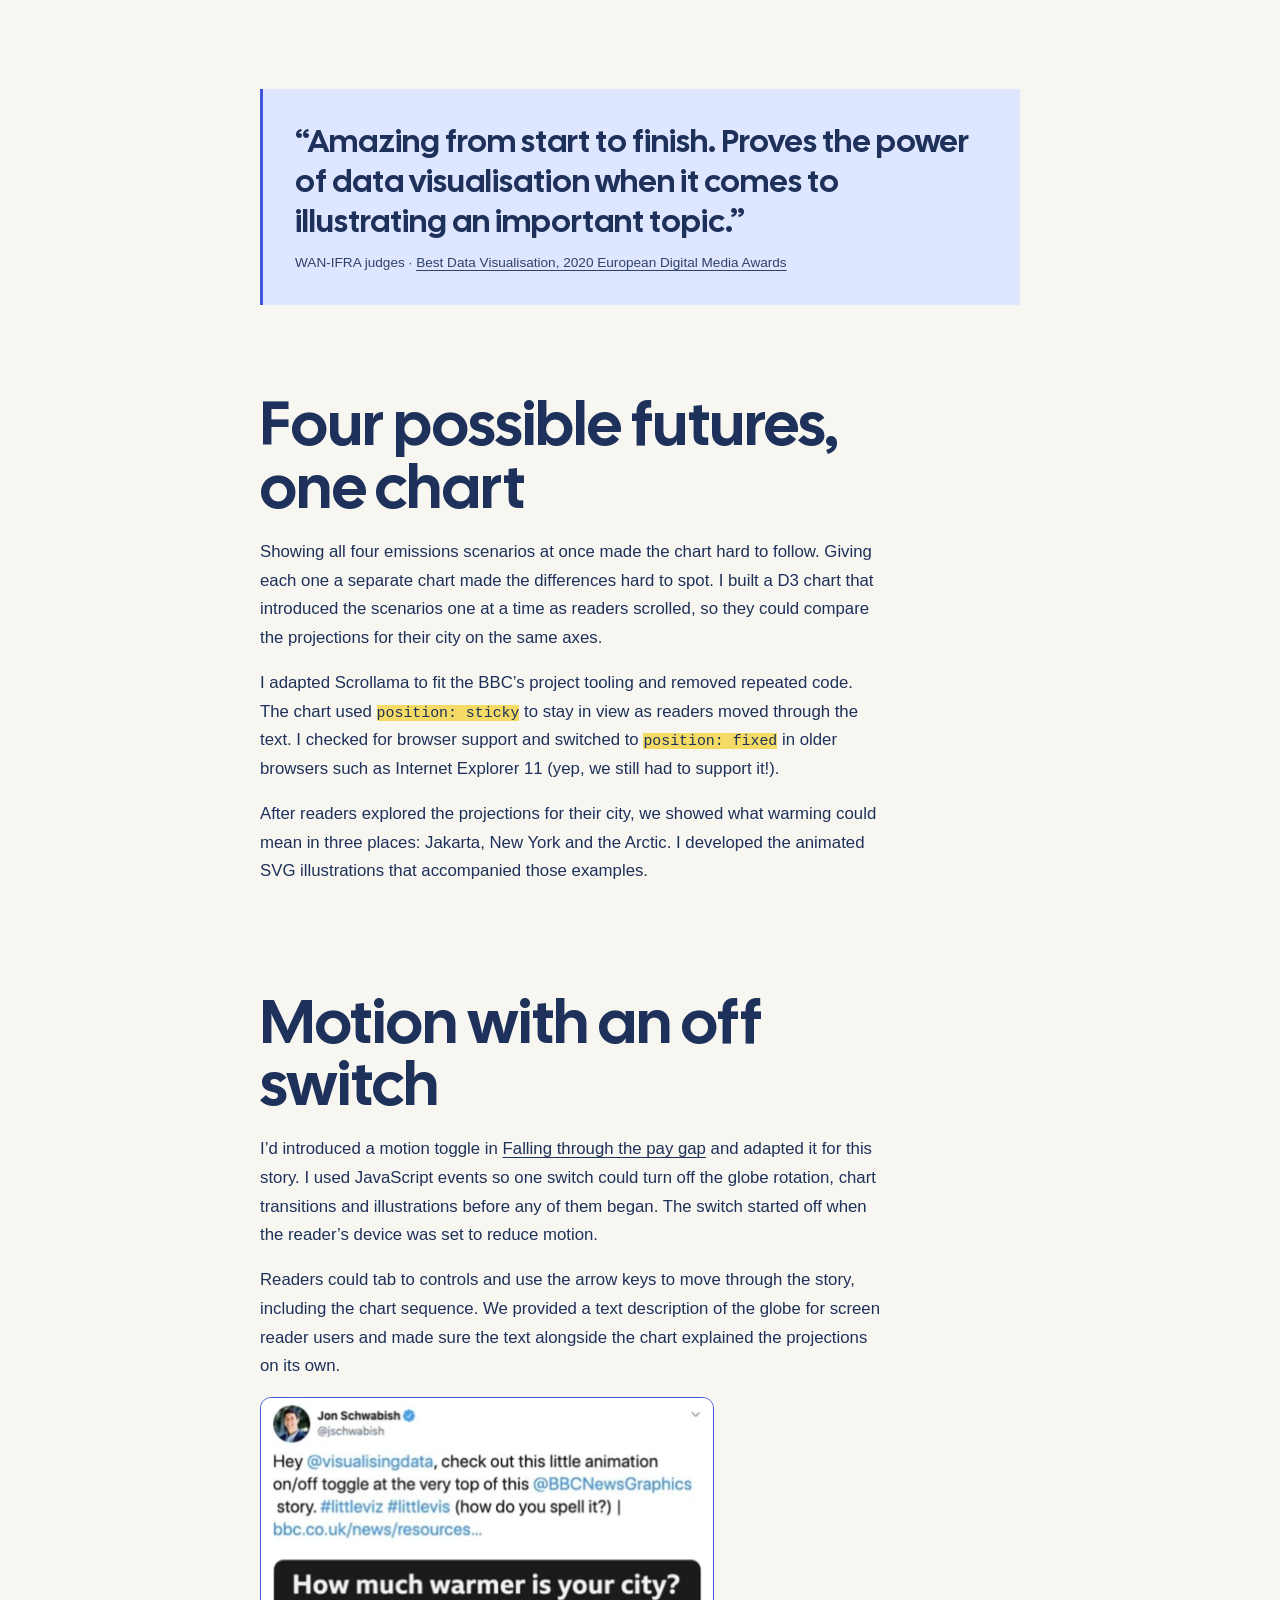
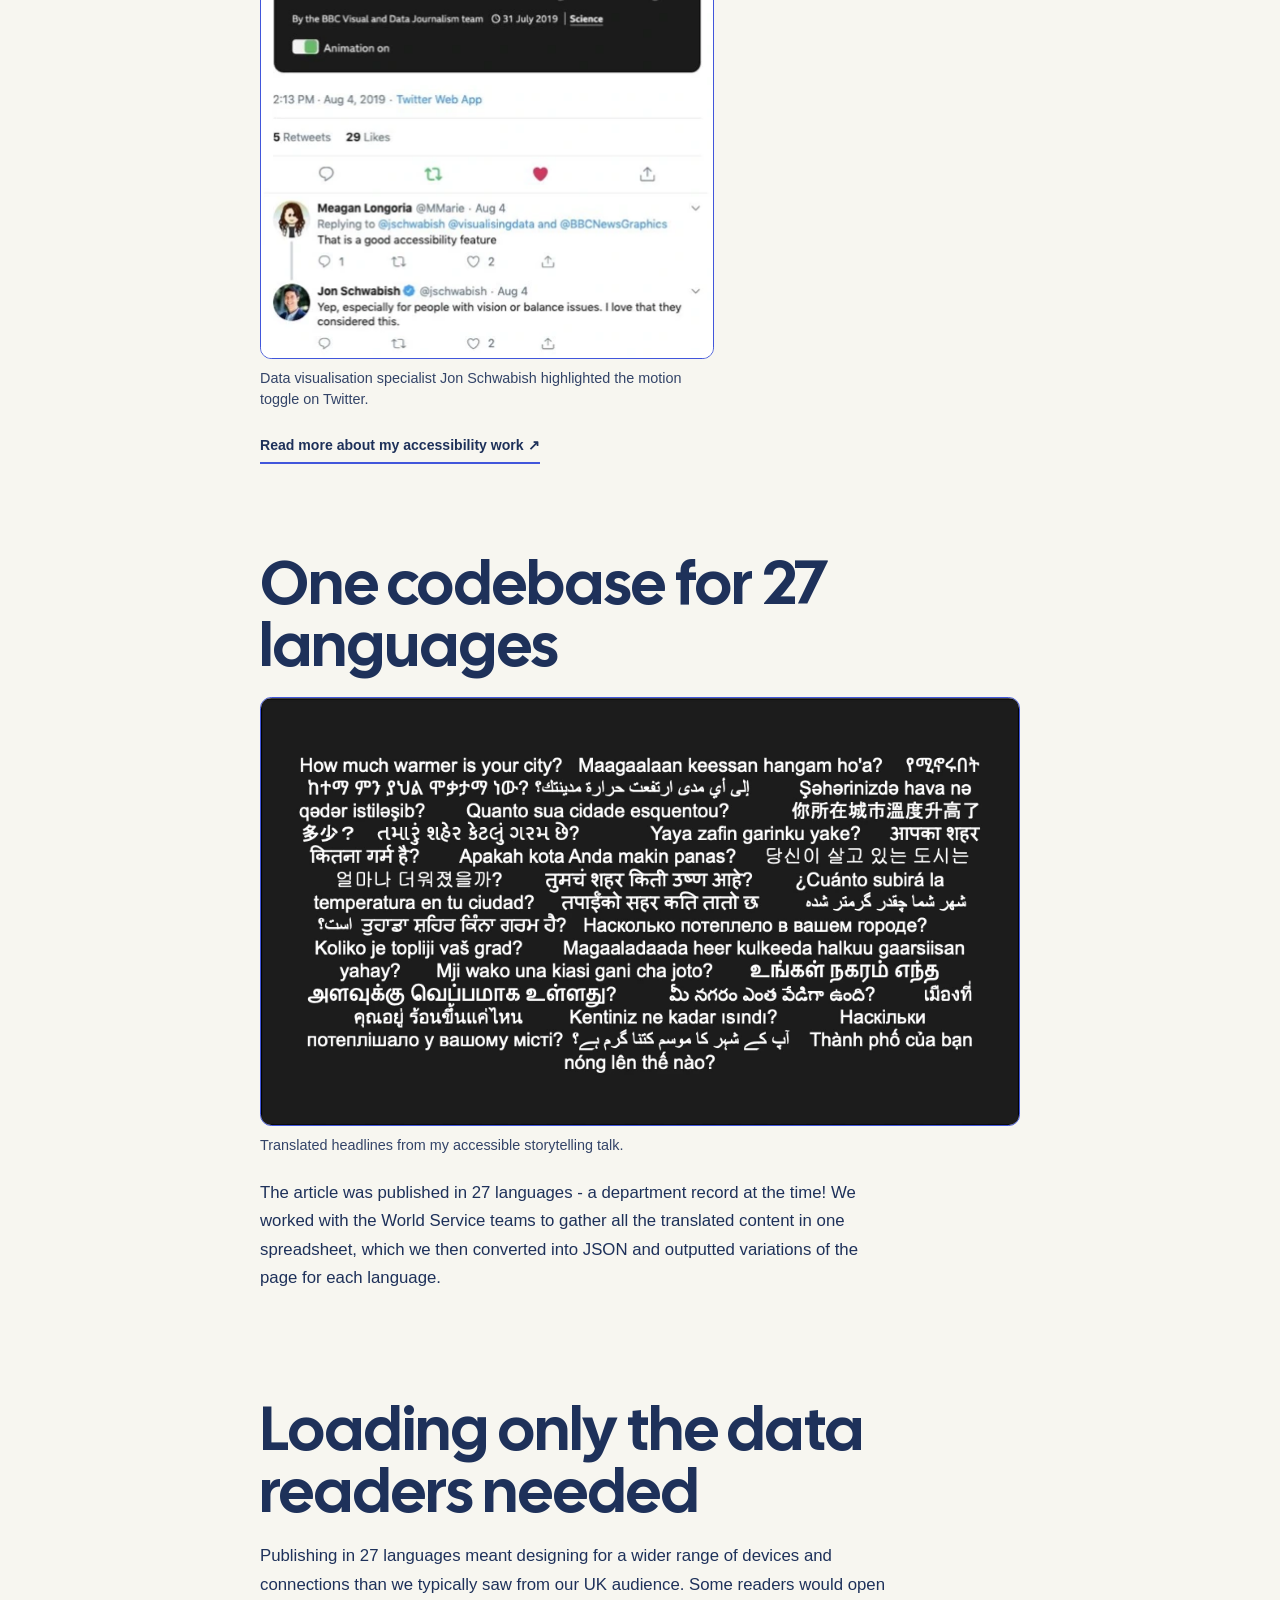
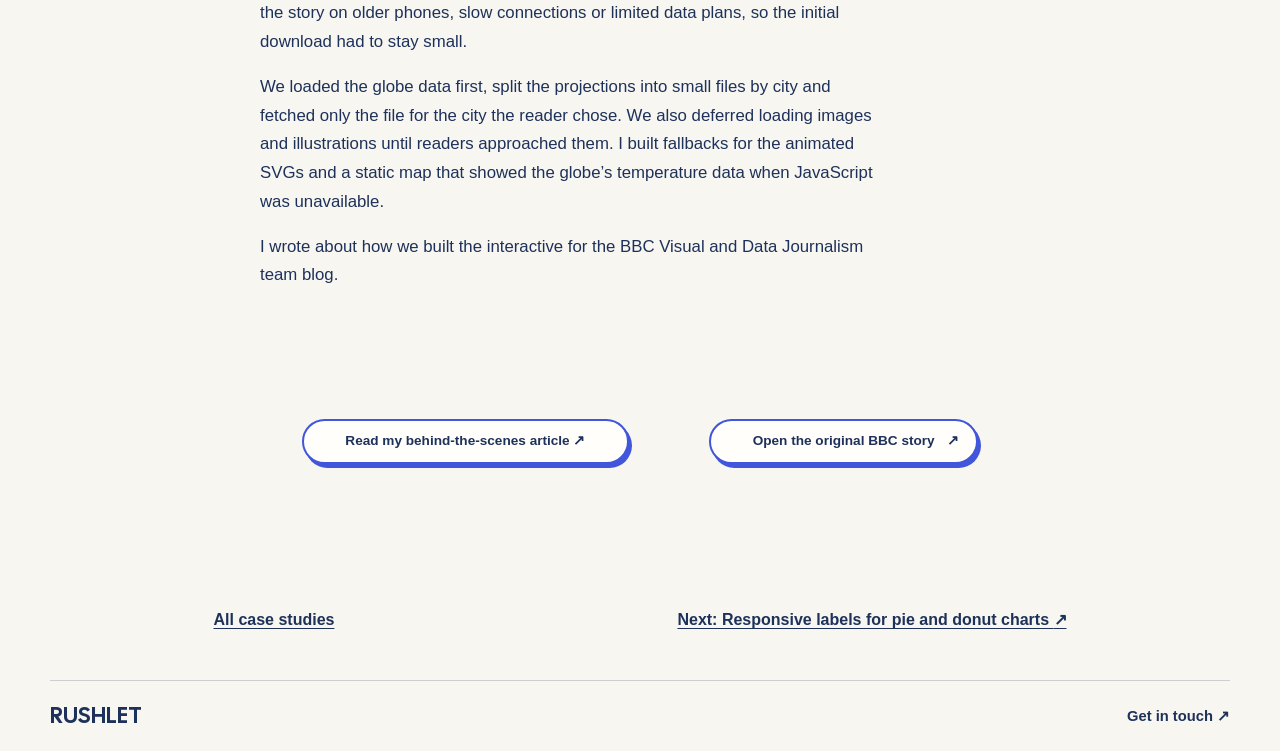
<file: case-study-warmer.html>
<!doctype html>
<html lang="en">
  <head>
    <meta charset="utf-8" />
    <meta name="viewport" content="width=device-width, initial-scale=1" />
    <meta name="theme-color" content="#f7f6f0" />
    <meta
      name="description"
      content="How we made global climate change feel local through an accessible, multilingual BBC News interactive."
    />
    <title>How much warmer is your city? — Becky Rush</title>
    <link rel="icon" type="image/png" sizes="32x32" href="assets/favicon-32.png" />
    <link rel="icon" type="image/svg+xml" sizes="any" href="assets/favicon.svg" />
    <link rel="stylesheet" href="styles.css" />
  </head>
  <body>
    <a class="skip-link" href="#main">Skip to content</a>
    <header class="site-header">
      <a class="wordmark" href="index.html" aria-label="Becky Rush, home">RUSHLET</a>
      <nav aria-label="Main navigation">
        <a href="work.html">Work</a>
        <a href="resume.html">About</a>
        <a href="index.html#contact">Contact</a>
        <span class="nav-motion-group" hidden>
          <span class="nav-separator" aria-hidden="true"></span>
          <button
            class="motion-toggle"
            type="button"
            data-hero-motion-toggle
            aria-label="Motion"
            aria-pressed="false"
          >
            <span class="motion-indicator" aria-hidden="true"></span>
            <span data-hero-motion-label>Motion off</span>
          </button>
        </span>
      </nav>
    </header>
    <main id="main" tabindex="-1" class="case-page editorial-case">
      <section class="case-hero section-wrap">
        <a class="back-link" href="work.html#case-studies">← Back to selected work</a>
        <p class="eyebrow">
          <span class="eyebrow-icon pink-icon">01</span>
          BBC NEWS · DATA STORYTELLING
        </p>
        <h1>
          How much warmer
          <br />
          <em>is your city?</em>
        </h1>
        <p class="case-deck">
          Readers could choose from around 1,000 cities to see how temperatures had changed and how
          much warmer their city could get by 2100.
        </p>
        <p class="case-contribution">
          I led development of the scroll-driven charts and SVG animations, adapted the team’s
          scrollytelling library, Scrollama, for the project, and contributed to the 3D globe.
        </p>
        <div class="case-facts">
          <div>
            <b>My role</b>
            <span>Senior developer</span>
          </div>
          <div>
            <b>Published in</b>
            <span>27 languages, a department record at the time</span>
          </div>
          <div>
            <b>Audience</b>
            <span>Over 1.2 million readers in the first three days</span>
          </div>
        </div>
      </section>
      <section
        class="warm-preview section-wrap"
        aria-labelledby="warm-preview-title"
        data-warm-preview
      >
        <div class="warm-preview-heading">
          <p class="eyebrow">
            <span class="eyebrow-icon yellow-icon">↻</span>
            INTERACTIVE PREVIEW
          </p>
          <h2 id="warm-preview-title">
            From the global picture
            <br />
            <em>to a city near you.</em>
          </h2>
          <p>
            Explore the global temperature map, a city chart and an illustration of Arctic sea ice.
          </p>
        </div>
        <div class="warm-preview-frame">
          <img
            data-warm-image
            src="assets/how-much-warmer-preview.webp"
            width="1440"
            height="1054"
            loading="lazy"
            decoding="async"
            alt="The global temperature-change globe from How much warmer is your city?"
          />
          <span class="warm-frame-label" data-warm-label>GLOBAL VIEW</span>
        </div>
        <div class="warm-preview-footer">
          <div
            class="warm-preview-controls"
            role="group"
            aria-label="Choose a view of the climate story"
          >
            <button type="button" data-warm-view="globe" aria-pressed="true">3D globe</button>
            <button type="button" data-warm-view="city" aria-pressed="false">
              City temperature chart
            </button>
            <button type="button" data-warm-view="arctic" aria-pressed="false">
              Animated SVGs
            </button>
          </div>
          <p class="warm-preview-caption" aria-live="polite" data-warm-caption>
            Global view: a 3D globe mapped with temperature change data.
          </p>
          <a
            class="button-link"
            href="https://www.bbc.co.uk/news/resources/idt-985b9374-596e-4ae6-aa04-7fbcae4cb7ee"
            target="_blank"
            rel="noreferrer"
          >
            Open the original BBC story
            <span aria-hidden="true">↗</span>
          </a>
        </div>
      </section>
      <script src="climate-preview.js" defer></script>
      <div class="case-body section-wrap">
        <figure class="case-award">
          <blockquote
            cite="https://wan-ifra.org/2020/04/strong-nordic-performance-as-wan-ifra-european-digital-media-awards-announced/"
          >
            <p>
              “Amazing from start to finish. Proves the power of data visualisation when it comes to
              illustrating an important topic.”
            </p>
          </blockquote>
          <figcaption>
            WAN-IFRA judges ·
            <a
              href="https://wan-ifra.org/2020/04/strong-nordic-performance-as-wan-ifra-european-digital-media-awards-announced/"
            >
              Best Data Visualisation, 2020 European Digital Media Awards
            </a>
          </figcaption>
        </figure>
        <section class="case-prose">
          <h2>Four possible futures, one chart</h2>
          <p>
            Showing all four emissions scenarios at once made the chart hard to follow. Giving each
            one a separate chart made the differences hard to spot. I built a D3 chart that
            introduced the scenarios one at a time as readers scrolled, so they could compare the
            projections for their city on the same axes.
          </p>
          <p>
            I adapted Scrollama to fit the BBC’s project tooling and removed repeated code. The
            chart used
            <code>position: sticky</code>
            to stay in view as readers moved through the text. I checked for browser support and
            switched to
            <code>position: fixed</code>
            in older browsers such as Internet Explorer 11 (yep, we still had to support it!).
          </p>
          <p>
            After readers explored the projections for their city, we showed what warming could mean
            in three places: Jakarta, New York and the Arctic. I developed the animated SVG
            illustrations that accompanied those examples.
          </p>
        </section>
        <section class="case-prose">
          <h2>Motion with an off switch</h2>
          <p>
            I’d introduced a motion toggle in
            <a href="case-study-pay-gap.html">Falling through the pay gap</a>
            and adapted it for this story. I used JavaScript events so one switch could turn off the
            globe rotation, chart transitions and illustrations before any of them began. The switch
            started off when the reader’s device was set to reduce motion.
          </p>
          <p>
            Readers could tab to controls and use the arrow keys to move through the story,
            including the chart sequence. We provided a text description of the globe for screen
            reader users and made sure the text alongside the chart explained the projections on its
            own.
          </p>
          <figure class="case-figure" style="max-width: 454px">
            <img
              src="assets/bbc-warmer-schwabish-tweet.webp"
              width="454"
              height="562"
              alt="Twitter thread about the BBC story’s animation switch. Meagan Longoria calls it an accessibility feature, and Jon Schwabish notes that it helps people with vision or balance issues."
              loading="lazy"
              decoding="async"
            />
            <figcaption>
              Data visualisation specialist Jon Schwabish highlighted the motion toggle on Twitter.
            </figcaption>
          </figure>
          <a class="text-link" href="accessibility.html">Read more about my accessibility work ↗</a>
        </section>
        <section class="case-prose">
          <h2>One codebase for 27 languages</h2>
          <figure class="case-figure">
            <img
              src="assets/bbc-warmer-translated-titles.webp"
              width="934"
              height="526"
              alt="The headline How much warmer is your city? displayed in many languages, including Arabic, Chinese, Portuguese and Spanish."
              loading="lazy"
              decoding="async"
            />
            <figcaption>Translated headlines from my accessible storytelling talk.</figcaption>
          </figure>
          <p>
            The article was published in 27 languages - a department record at the time! We worked
            with the World Service teams to gather all the translated content in one spreadsheet,
            which we then converted into JSON and outputted variations of the page for each
            language.
          </p>
        </section>
        <section class="case-prose">
          <h2>Loading only the data readers needed</h2>
          <p>
            Publishing in 27 languages meant designing for a wider range of devices and connections
            than we typically saw from our UK audience. Some readers would open the story on older
            phones, slow connections or limited data plans, so the initial download had to stay
            small.
          </p>
          <p>
            We loaded the globe data first, split the projections into small files by city and
            fetched only the file for the city the reader chose. We also deferred loading images and
            illustrations until readers approached them. I built fallbacks for the animated SVGs and
            a static map that showed the globe’s temperature data when JavaScript was unavailable.
          </p>
          <p>
            I wrote about how we built the interactive for the BBC Visual and Data Journalism team
            blog.
          </p>
        </section>
        <section class="case-prose">
          <div class="case-links">
            <a
              class="button-link"
              href="https://medium.com/@bbc_visual_and_data_journalism/how-much-warmer-is-your-city-behind-the-scenes-of-our-climate-change-interactive-7d97673b8121"
            >
              Read my behind-the-scenes article ↗
            </a>
            <a
              class="button-link"
              href="https://www.bbc.co.uk/news/resources/idt-985b9374-596e-4ae6-aa04-7fbcae4cb7ee"
              target="_blank"
              rel="noreferrer"
            >
              Open the original BBC story
              <span aria-hidden="true">↗</span>
            </a>
          </div>
        </section>
      </div>
      <nav class="case-next section-wrap" aria-label="More case studies">
        <a href="work.html#case-studies">All case studies</a>
        <a href="case-study-pie-labels.html">
          Next: Responsive labels for pie and donut charts
          <b>↗</b>
        </a>
      </nav>
    </main>
    <footer class="site-footer section-wrap">
      <a class="wordmark" href="index.html">RUSHLET</a>

      <a href="index.html#contact">Get in touch ↗</a>
    </footer>
    <script src="hero-motion.js" defer></script>
  </body>
</html>
</file>
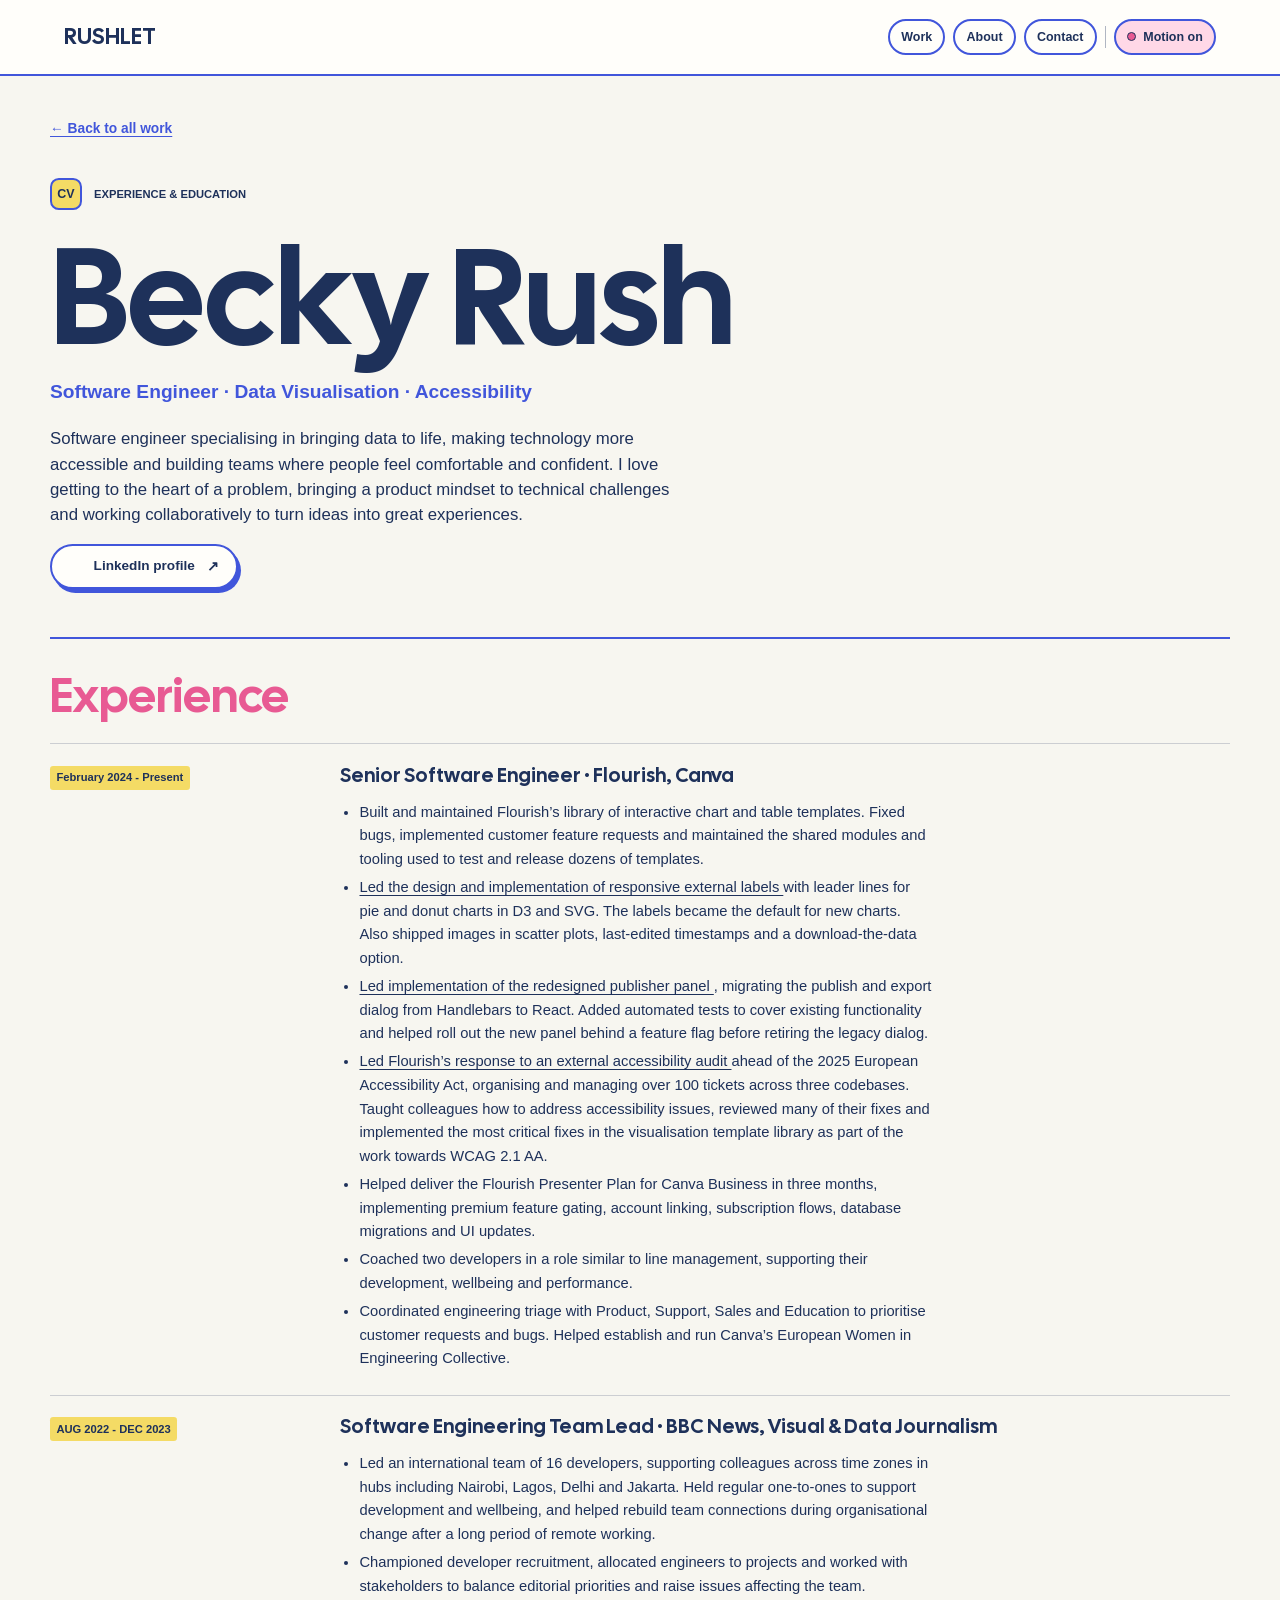
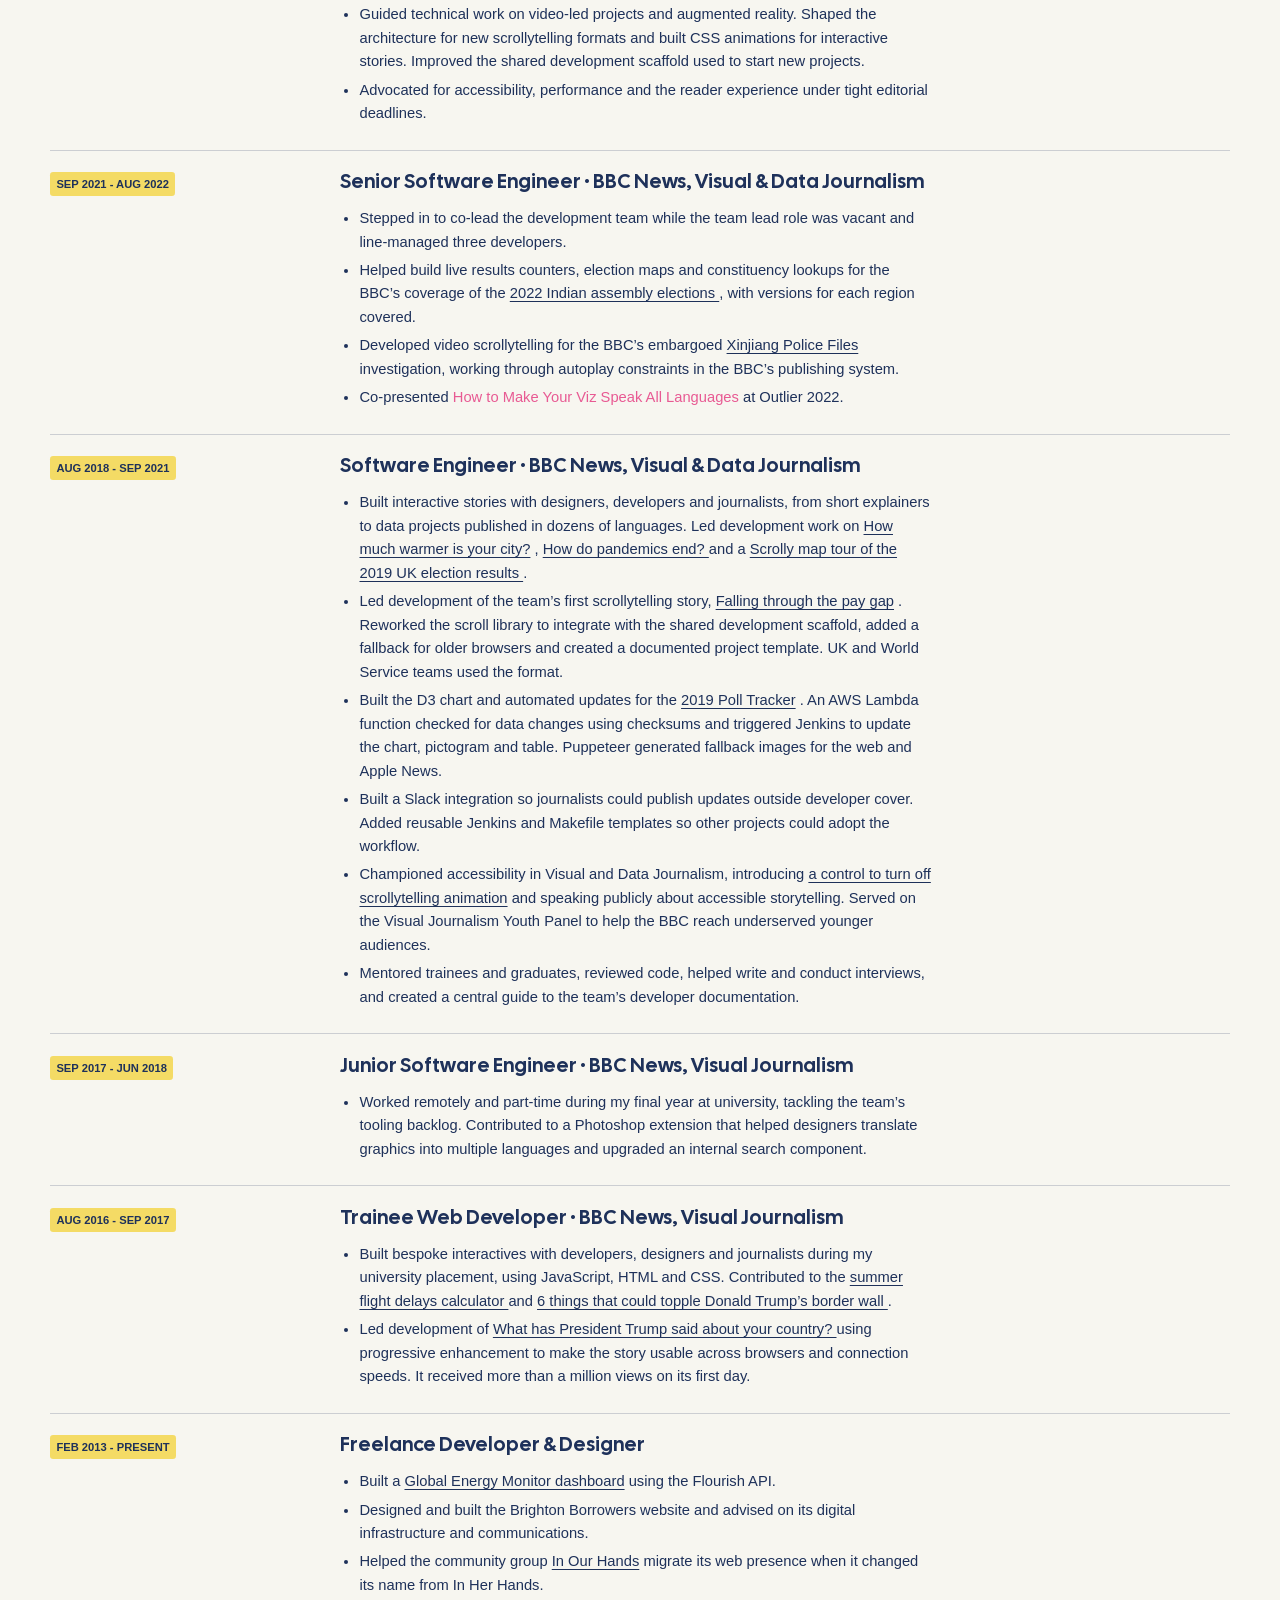
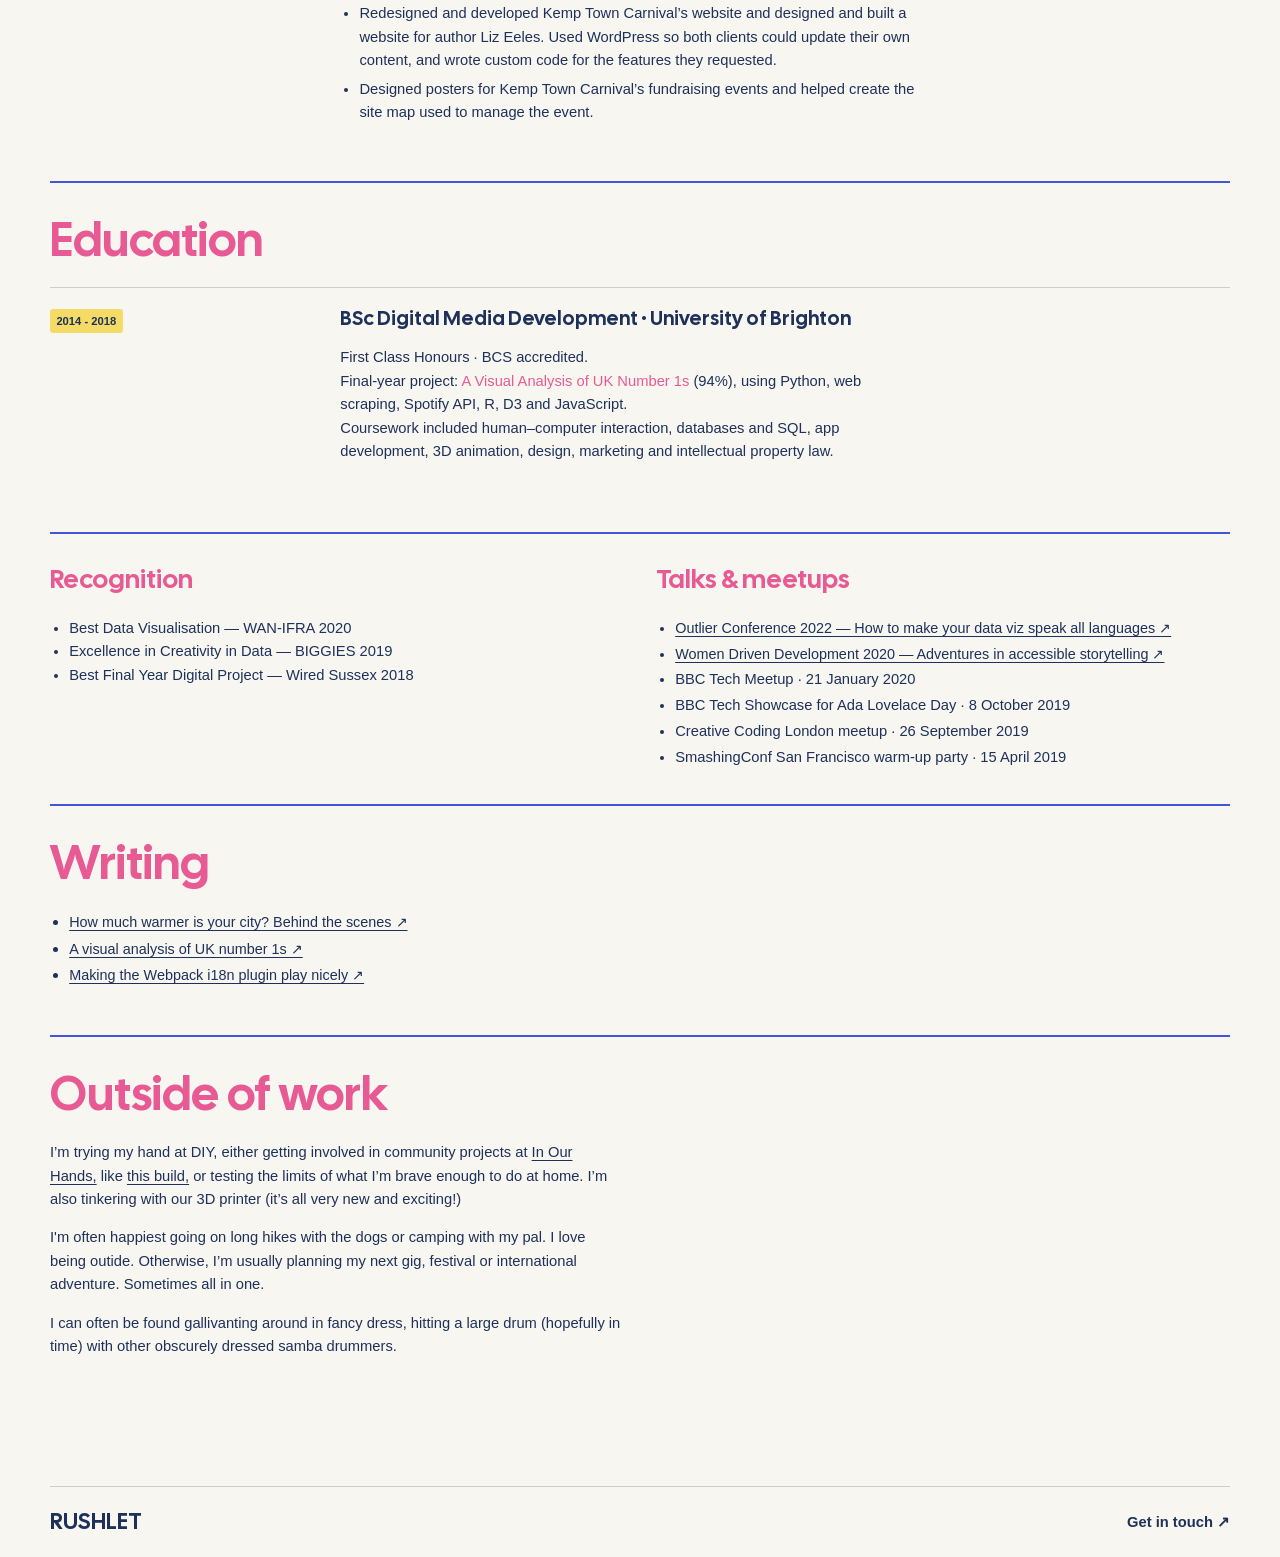
<file: resume.html>
<!doctype html>
<html lang="en">
  <head>
    <meta charset="utf-8" />
    <meta name="viewport" content="width=device-width, initial-scale=1" />
    <meta name="theme-color" content="#f7f6f0" />
    <meta
      name="description"
      content="CV for Becky Rush, software engineer specialising in data visualisation and accessibility."
    />
    <title>CV — Becky Rush</title>
    <link rel="icon" type="image/png" sizes="32x32" href="assets/favicon-32.png" />
    <link rel="icon" type="image/svg+xml" sizes="any" href="assets/favicon.svg" />
    <link rel="stylesheet" href="styles.css" />
  </head>
  <body>
    <a class="skip-link" href="#main">Skip to content</a>
    <header class="site-header">
      <a class="wordmark" href="index.html" aria-label="Becky Rush, home">RUSHLET</a>
      <nav aria-label="Main navigation">
        <a href="work.html">Work</a>
        <a href="resume.html">About</a>
        <a href="index.html#contact">Contact</a>
        <span class="nav-motion-group" hidden>
          <span class="nav-separator" aria-hidden="true"></span>
          <button
            class="motion-toggle"
            type="button"
            data-hero-motion-toggle
            aria-label="Motion"
            aria-pressed="false"
          >
            <span class="motion-indicator" aria-hidden="true"></span>
            <span data-hero-motion-label>Motion off</span>
          </button>
        </span>
      </nav>
    </header>
    <main id="main" tabindex="-1" class="resume-page section-wrap">
      <div class="resume-head">
        <a class="back-link" href="work.html">← Back to all work</a>
        <p class="eyebrow">
          <span class="eyebrow-icon yellow-icon">CV</span>
          EXPERIENCE &amp; EDUCATION
        </p>
        <h1>Becky Rush</h1>
        <p class="resume-role">Software Engineer · Data Visualisation · Accessibility</p>
        <p>
          Software engineer specialising in bringing data to life, making technology more accessible
          and building teams where people feel comfortable and confident. I love getting to the
          heart of a problem, bringing a product mindset to technical challenges and working
          collaboratively to turn ideas into great experiences.
        </p>
        <a
          class="button-link"
          href="https://www.linkedin.com/in/rushlet/"
          target="_blank"
          rel="noreferrer"
        >
          LinkedIn profile
          <span aria-hidden="true">↗</span>
        </a>
      </div>
      <section class="resume-section">
        <h2>Experience</h2>
        <article class="resume-job">
          <div class="resume-dates">February 2024 - Present</div>
          <div>
            <h3>Senior Software Engineer · Flourish, Canva</h3>
            <ul>
              <li>
                Built and maintained Flourish’s library of interactive chart and table templates.
                Fixed bugs, implemented customer feature requests and maintained the shared modules
                and tooling used to test and release dozens of templates.
              </li>
              <li>
                <a href="case-study-pie-labels.html">
                  Led the design and implementation of responsive external labels
                </a>
                with leader lines for pie and donut charts in D3 and SVG. The labels became the
                default for new charts. Also shipped images in scatter plots, last-edited timestamps
                and a download-the-data option.
              </li>
              <li>
                <a href="case-study-publishing.html">
                  Led implementation of the redesigned publisher panel
                </a>
                , migrating the publish and export dialog from Handlebars to React. Added automated
                tests to cover existing functionality and helped roll out the new panel behind a
                feature flag before retiring the legacy dialog.
              </li>
              <li>
                <a href="accessibility.html">
                  Led Flourish’s response to an external accessibility audit
                </a>
                ahead of the 2025 European Accessibility Act, organising and managing over 100
                tickets across three codebases. Taught colleagues how to address accessibility
                issues, reviewed many of their fixes and implemented the most critical fixes in the
                visualisation template library as part of the work towards WCAG 2.1 AA.
              </li>
              <li>
                Helped deliver the Flourish Presenter Plan for Canva Business in three months,
                implementing premium feature gating, account linking, subscription flows, database
                migrations and UI updates.
              </li>
              <li>
                Coached two developers in a role similar to line management, supporting their
                development, wellbeing and performance.
              </li>
              <li>
                Coordinated engineering triage with Product, Support, Sales and Education to
                prioritise customer requests and bugs. Helped establish and run Canva’s European
                Women in Engineering Collective.
              </li>
            </ul>
          </div>
        </article>
        <article class="resume-job">
          <div class="resume-dates">AUG 2022 - DEC 2023</div>
          <div>
            <h3>Software Engineering Team Lead · BBC News, Visual &amp; Data Journalism</h3>
            <ul>
              <li>
                Led an international team of 16 developers, supporting colleagues across time zones
                in hubs including Nairobi, Lagos, Delhi and Jakarta. Held regular one-to-ones to
                support development and wellbeing, and helped rebuild team connections during
                organisational change after a long period of remote working.
              </li>
              <li>
                Championed developer recruitment, allocated engineers to projects and worked with
                stakeholders to balance editorial priorities and raise issues affecting the team.
              </li>
              <li>
                Guided technical work on video-led projects and augmented reality. Shaped the
                architecture for new scrollytelling formats and built CSS animations for interactive
                stories. Improved the shared development scaffold used to start new projects.
              </li>
              <li>
                Advocated for accessibility, performance and the reader experience under tight
                editorial deadlines.
              </li>
            </ul>
          </div>
        </article>
        <article class="resume-job">
          <div class="resume-dates">SEP 2021 - AUG 2022</div>
          <div>
            <h3>Senior Software Engineer · BBC News, Visual &amp; Data Journalism</h3>
            <ul>
              <li>
                Stepped in to co-lead the development team while the team lead role was vacant and
                line-managed three developers.
              </li>
              <li>
                Helped build live results counters, election maps and constituency lookups for the
                BBC’s coverage of the
                <a
                  href="https://www.bbc.co.uk/news/resources/idt-b319d877-1dbf-4faa-a77d-b07da2f406ef"
                >
                  2022 Indian assembly elections
                </a>
                , with versions for each region covered.
              </li>
              <li>
                Developed video scrollytelling for the BBC’s embargoed
                <a
                  href="https://www.bbc.co.uk/news/resources/idt-8df450b3-5d6d-4ed8-bdcc-bd99137eadc3"
                >
                  Xinjiang Police Files
                </a>
                investigation, working through autoplay constraints in the BBC’s publishing system.
              </li>
              <li>
                Co-presented
                <em>How to Make Your Viz Speak All Languages</em>
                at Outlier 2022.
              </li>
            </ul>
          </div>
        </article>
        <article class="resume-job">
          <div class="resume-dates">AUG 2018 - SEP 2021</div>
          <div>
            <h3>Software Engineer · BBC News, Visual &amp; Data Journalism</h3>
            <ul>
              <li>
                Built interactive stories with designers, developers and journalists, from short
                explainers to data projects published in dozens of languages. Led development work
                on
                <a href="case-study-warmer.html">How much warmer is your city?</a>
                ,
                <a
                  href="https://www.bbc.co.uk/news/resources/idt-876f42ae-5e44-41c0-ba2d-d6fd537aadfe"
                >
                  How do pandemics end?
                </a>
                and a
                <a href="https://www.bbc.co.uk/news/election-2019-50787480">
                  Scrolly map tour of the 2019 UK election results
                </a>
                .
              </li>
              <li>
                Led development of the team’s first scrollytelling story,
                <a href="case-study-pay-gap.html">Falling through the pay gap</a>
                . Reworked the scroll library to integrate with the shared development scaffold,
                added a fallback for older browsers and created a documented project template. UK
                and World Service teams used the format.
              </li>
              <li>
                Built the D3 chart and automated updates for the
                <a href="case-study-poll-tracker.html">2019 Poll Tracker</a>
                . An AWS Lambda function checked for data changes using checksums and triggered
                Jenkins to update the chart, pictogram and table. Puppeteer generated fallback
                images for the web and Apple News.
              </li>
              <li>
                Built a Slack integration so journalists could publish updates outside developer
                cover. Added reusable Jenkins and Makefile templates so other projects could adopt
                the workflow.
              </li>
              <li>
                Championed accessibility in Visual and Data Journalism, introducing
                <a href="accessibility.html">a control to turn off scrollytelling animation</a>
                and speaking publicly about accessible storytelling. Served on the Visual Journalism
                Youth Panel to help the BBC reach underserved younger audiences.
              </li>
              <li>
                Mentored trainees and graduates, reviewed code, helped write and conduct interviews,
                and created a central guide to the team’s developer documentation.
              </li>
            </ul>
          </div>
        </article>
        <article class="resume-job">
          <div class="resume-dates">SEP 2017 - JUN 2018</div>
          <div>
            <h3>Junior Software Engineer · BBC News, Visual Journalism</h3>
            <ul>
              <li>
                Worked remotely and part-time during my final year at university, tackling the
                team’s tooling backlog. Contributed to a Photoshop extension that helped designers
                translate graphics into multiple languages and upgraded an internal search
                component.
              </li>
            </ul>
          </div>
        </article>
        <article class="resume-job">
          <div class="resume-dates">AUG 2016 - SEP 2017</div>
          <div>
            <h3>Trainee Web Developer · BBC News, Visual Journalism</h3>
            <ul>
              <li>
                Built bespoke interactives with developers, designers and journalists during my
                university placement, using JavaScript, HTML and CSS. Contributed to the
                <a href="https://www.bbc.co.uk/news/business-40831970">
                  summer flight delays calculator
                </a>
                and
                <a
                  href="https://www.bbc.co.uk/news/resources/idt-d60acebe-2076-4bab-90b4-0e9a5f62ab12"
                >
                  6 things that could topple Donald Trump’s border wall
                </a>
                .
              </li>
              <li>
                Led development of
                <a href="https://www.bbc.co.uk/news/world-us-canada-39732845">
                  What has President Trump said about your country?
                </a>
                using progressive enhancement to make the story usable across browsers and
                connection speeds. It received more than a million views on its first day.
              </li>
            </ul>
          </div>
        </article>
        <article class="resume-job">
          <div class="resume-dates">FEB 2013 - PRESENT</div>
          <div>
            <h3>Freelance Developer &amp; Designer</h3>
            <ul>
              <li>
                Built a
                <a href="case-study-gem.html">Global Energy Monitor dashboard</a>
                using the Flourish API.
              </li>
              <li>
                Designed and built the Brighton Borrowers website and advised on its digital
                infrastructure and communications.
              </li>
              <li>
                Helped the community group
                <a href="https://www.inourhandsproject.org/">In Our Hands</a>
                migrate its web presence when it changed its name from In Her Hands.
              </li>
              <li>
                Redesigned and developed Kemp Town Carnival’s website and designed and built a
                website for author Liz Eeles. Used WordPress so both clients could update their own
                content, and wrote custom code for the features they requested.
              </li>
              <li>
                Designed posters for Kemp Town Carnival’s fundraising events and helped create the
                site map used to manage the event.
              </li>
            </ul>
          </div>
        </article>
      </section>
      <section class="resume-section">
        <h2>Education</h2>
        <article class="resume-job">
          <div class="resume-dates">2014 - 2018</div>
          <div>
            <h3>BSc Digital Media Development · University of Brighton</h3>
            <p>
              First Class Honours · BCS accredited.
              <br />
              Final-year project:
              <em>A Visual Analysis of UK Number 1s</em>
              (94%), using Python, web scraping, Spotify API, R, D3 and JavaScript.
              <br />
              Coursework included human–computer interaction, databases and SQL, app development, 3D
              animation, design, marketing and intellectual property law.
            </p>
          </div>
        </article>
      </section>
      <section class="resume-section resume-highlights">
        <div>
          <h2>Recognition</h2>
          <ul>
            <li>Best Data Visualisation — WAN-IFRA 2020</li>
            <li>Excellence in Creativity in Data — BIGGIES 2019</li>
            <li>Best Final Year Digital Project — Wired Sussex 2018</li>
          </ul>
        </div>
        <div>
          <h2>Talks &amp; meetups</h2>
          <ul class="resume-talk-list">
            <li>
              <a
                href="https://www.youtube.com/watch?v=F8FHDLvai7w"
                target="_blank"
                rel="noreferrer"
              >
                Outlier Conference 2022 — How to make your data viz speak all languages ↗
              </a>
            </li>
            <li>
              <a
                href="https://www.youtube.com/watch?v=n7bLC5NX_nM"
                target="_blank"
                rel="noreferrer"
              >
                Women Driven Development 2020 — Adventures in accessible storytelling ↗
              </a>
            </li>
            <li>
              BBC Tech Meetup ·
              <time datetime="2020-01-21">21 January 2020</time>
            </li>
            <li>
              BBC Tech Showcase for Ada Lovelace Day ·
              <time datetime="2019-10-08">8 October 2019</time>
            </li>
            <li>
              Creative Coding London meetup ·
              <time datetime="2019-09-26">26 September 2019</time>
            </li>
            <li>
              SmashingConf San Francisco warm-up party ·
              <time datetime="2019-04-15">15 April 2019</time>
            </li>
          </ul>
        </div>
      </section>
      <section class="resume-section">
        <h2>Writing</h2>
        <ul class="resume-talk-list">
          <li>
            <a
              href="https://medium.com/@bbc_visual_and_data_journalism/how-much-warmer-is-your-city-behind-the-scenes-of-our-climate-change-interactive-7d97673b8121"
              target="_blank"
              rel="noreferrer"
            >
              How much warmer is your city? Behind the scenes ↗
            </a>
          </li>
          <li>
            <a
              href="https://medium.com/@rushlet/a-visual-analysis-of-uk-number-1s-2cf6ae2a1602"
              target="_blank"
              rel="noreferrer"
            >
              A visual analysis of UK number 1s ↗
            </a>
          </li>
          <li>
            <a
              href="https://medium.com/@rushlet/making-the-webpack-i18n-plugin-play-nicely-with-template-strings-and-variables-cfda2ec25945"
              target="_blank"
              rel="noreferrer"
            >
              Making the Webpack i18n plugin play nicely ↗
            </a>
          </li>
        </ul>
      </section>
      <section class="resume-section">
        <h2>Outside of work</h2>
        <p>
          I’m trying my hand at DIY, either getting involved in community projects at
          <a href="https://www.inourhandsproject.org/">In Our Hands,</a>
          like
          <a href="https://www.instagram.com/p/DfCJxisCMrK/?img_index=1">this build,</a>
          or testing the limits of what I’m brave enough to do at home. I’m also tinkering with our
          3D printer (it’s all very new and exciting!)
        </p>
        <p>
          I'm often happiest going on long hikes with the dogs or camping with my pal. I love being
          outide. Otherwise, I’m usually planning my next gig, festival or international adventure.
          Sometimes all in one.
        </p>
        <p>
          I can often be found gallivanting around in fancy dress, hitting a large drum (hopefully
          in time) with other obscurely dressed samba drummers.
        </p>
      </section>
    </main>
    <footer class="site-footer section-wrap">
      <a class="wordmark" href="index.html">RUSHLET</a>
      <a href="index.html#contact">Get in touch ↗</a>
    </footer>
    <script src="hero-motion.js" defer></script>
  </body>
</html>
</file>
<file: styles.css>
/* Cal Sans has one cut. Use it at the portfolio's display weights without synthetic bold. */
@font-face {
  font-family: "Cal Sans";
  font-style: normal;
  font-weight: 400 900;
  font-display: swap;
  src: url("assets/cal-sans-latin-ext.woff2") format("woff2");
  unicode-range:
    U+0100-02BA, U+02BD-02C5, U+02C7-02CC, U+02CE-02D7, U+02DD-02FF, U+0304, U+0308, U+0329,
    U+1D00-1DBF, U+1E00-1E9F, U+1EF2-1EFF, U+2020, U+20A0-20AB, U+20AD-20C4, U+2113, U+2C60-2C7F,
    U+A720-A7FF;
}
@font-face {
  font-family: "Cal Sans";
  font-style: normal;
  font-weight: 400 900;
  font-display: swap;
  src: url("assets/cal-sans-latin.woff2") format("woff2");
  unicode-range:
    U+0000-00FF, U+0131, U+0152-0153, U+02BB-02BC, U+02C6, U+02DA, U+02DC, U+0304, U+0308, U+0329,
    U+2000-206F, U+20AC, U+2122, U+2191, U+2193, U+2212, U+2215, U+FEFF, U+FFFD;
}

:root {
  color-scheme: light;
  --paper: #f7f6f0;
  --white: #fffefa;
  --ink: #1e315a;
  --blue: #4156db;
  --blue-soft: #dfe6ff;
  --pink: #e85a93;
  --pink-ink: #b32f65;
  --pink-soft: #ffd8e7;
  --yellow: #f4db65;
  --yellow-soft: #fff2b0;
  --lavender: #eeeff8;
  --line: 2px solid var(--blue);
  --shadow: 4px 5px 0 rgba(65, 86, 219, 0.18);
  --display: "Cal Sans", "Arial Black", "Avenir Next", "Helvetica Neue", sans-serif;
  --body: "Avenir Next", "Segoe UI", sans-serif;
}

* {
  box-sizing: border-box;
}
body {
  margin: 0;
  background: var(--paper);
  color: var(--ink);
  font: 16px/1.5 var(--body);
  overflow-x: hidden;
}
a {
  color: inherit;
  text-decoration-thickness: 0.08em;
  text-underline-offset: 0.2em;
}
a:focus-visible {
  outline: 3px solid var(--ink);
  outline-offset: 4px;
  border-radius: 3px;
}
::selection {
  color: var(--ink);
  background: var(--yellow);
}
em {
  color: var(--pink);
  font-style: normal;
}
code {
  font-size: 0.93rem;
  background-color: var(--yellow);
}
figcaption {
  font-size: 0.75rem;
  color: var(--ink);
  opacity: 0.9;
}
.bold {
  font-weight: 700;
}
.skip-link {
  z-index: 20;
  top: 0.5rem;
  left: 0.5rem;
  transform: translateY(-150%);
  background: var(--yellow);
  padding: 0.75rem 1rem;
  border: var(--line);
  border-radius: 0.5rem;
  position: fixed;
}
.skip-link:focus {
  transform: translateY(0);
}
.site-header {
  display: flex;
  align-items: center;
  justify-content: space-between;
  padding: 0 clamp(1.25rem, 5vw, 5rem);
  background: var(--white);
  border-bottom: 2px solid var(--blue);
  position: sticky;
  top: 0;
  z-index: 10;
  height: auto;
  min-height: 76px;
  padding-block: 0.55rem;
}
.wordmark {
  text-decoration: none;
  font: 900 1.4rem/1 var(--display);
  white-space: nowrap;
  flex-shrink: 0;
}
.wordmark span {
  color: var(--pink);
  font-size: 0.85em;
  margin-left: 0.12em;
  display: none;
}
.site-header nav a,
footer a {
  text-decoration: none;
  font-size: 0.92rem;
  font-weight: 700;
}
.site-header nav a:hover,
footer a:hover {
  color: var(--blue);
  text-decoration: underline;
}
.hero {
  position: relative;
  overflow: hidden;
  display: flex;
  flex-direction: column;
  justify-content: space-between;
  background: var(--paper);
  border-bottom: 1px solid rgba(30, 49, 90, 0.16);
  display: grid;
  gap: 2rem;
}
.hero-topline,
.hero-bottomline {
  display: flex;
  justify-content: space-between;
  align-items: center;
  gap: 1rem;
  position: relative;
  font-size: 0.68rem;
  font-weight: 800;
}
.sun-dot {
  color: var(--yellow);
  font-size: 1rem;
  margin-left: 0.3rem;
  text-shadow: 1px 1px 0 var(--ink);
}
.hero-lockup {
  display: grid;
  gap: 2rem;
}
.hero h1 {
  margin: -0.04em 0 -0.02em -0.055em;
  color: var(--blue);
  font: 900 clamp(5.8rem, 19vw, 17rem)/0.76 var(--display);
}
.hero-aside p {
  margin: 1.1rem 0 1.2rem;
  max-width: 14ch;
  font-size: clamp(1.1rem, 1.7vw, 1.45rem);
  font-weight: 650;
  line-height: 1.18;
}
.text-link {
  display: inline-flex;
  gap: 0.6rem;
  align-items: center;
  font-size: 0.88rem;
  font-weight: 800;
  text-decoration: none;
  border-bottom: 2px solid var(--blue);
  padding-bottom: 0.35rem;
}
.text-link:hover {
  color: var(--pink);
}
.hero-bottomline {
  padding-top: 1.2rem;
  border-top: 2px solid var(--ink);
}
.hero-orbit {
  position: absolute;
  border: 2px solid var(--pink);
  border-radius: 50%;
  pointer-events: none;
  z-index: 0;
}
.orbit-two {
  border-color: var(--blue);
  opacity: 0.16;
  width: 20vw;
  height: 20vw;
  right: 17%;
  top: 16%;
}
.section-wrap {
  width: min(1180px, calc(100% - 2.5rem));
  margin: 0 auto;
}
.intro {
  padding-top: clamp(5rem, 10vw, 9rem);
  padding-bottom: clamp(5rem, 10vw, 9rem);
}
.eyebrow {
  display: flex;
  align-items: center;
  gap: 0.75rem;
  margin: 0 0 1.5rem;
  color: var(--ink);
  font-size: 0.7rem;
  font-weight: 850;
}
.eyebrow-icon {
  display: inline-grid;
  place-items: center;
  width: 2rem;
  height: 2rem;
  border-radius: 0.55rem;
  border: var(--line);
  background: var(--yellow);
  font: 800 0.78rem var(--body);
}
.pink-icon {
  background: var(--pink-soft);
}
.yellow-icon {
  background: var(--yellow);
}
.intro-grid {
  display: grid;
  grid-template-columns: 1.15fr 0.8fr;
  gap: clamp(2rem, 8vw, 8rem);
  align-items: start;
}
.intro h2,
.section-heading h2,
.more-section h2,
.contact-layout h2 {
  margin: 0;
  font: 850 clamp(2.5rem, 6vw, 5.6rem)/0.98 var(--display);
  align-self: anchor-center;
}
.intro h2 em,
.intro-copy {
  max-width: 440px;
  padding-top: 0.35rem;
}
.intro-copy p {
  margin: 0 0 1rem;
  font-size: clamp(1.05rem, 1.5vw, 1.25rem);
}
.pill-link {
  margin-top: 1rem;
  display: inline-flex;
  align-items: center;
  justify-content: center;
  position: relative;
  border: var(--line);
  border-radius: 999px;
  background: var(--white);
  padding: 0.78rem 2.6rem;
  font-size: 0.85rem;
  font-weight: 800;
  text-align: center;
  text-decoration: none;
  box-shadow: none;
  transition:
    background-color 0.15s ease,
    color 0.15s ease;
}
.pill-link > span[aria-hidden="true"] {
  position: absolute;
  top: 50%;
  right: 1.1rem;
  transform: translateY(-50%);
}
.pill-link:hover {
  background: var(--blue-soft);
  box-shadow: none;
}
.work-section {
  padding: clamp(4rem, 8vw, 7rem) 0;
  background: var(--lavender);
  border-top: var(--line);
  border-bottom: var(--line);
  position: relative;
  isolation: isolate;
  overflow: hidden;
  padding-bottom: clamp(3rem, 5vw, 5rem);
}
.section-heading {
  display: flex;
  justify-content: space-between;
  align-items: start;
  gap: 2rem;
  margin-bottom: 2.5rem;
}
.section-heading h2 {
  font-size: clamp(3.3rem, 7vw, 6.8rem);
}
.section-heading h2 span {
  color: var(--pink);
  font-size: 0.7em;
}
.project-card {
  display: grid;
  grid-template-columns: 1.08fr 0.92fr;
  overflow: hidden;
  border: 2px solid var(--blue);
  border-radius: 1.15rem;
  background: var(--white);
  box-shadow: var(--shadow);
  margin: 1.5rem 0 2.5rem;
  min-width: 0;
}
.project-gem {
  grid-template-columns: 0.92fr 1.08fr;
}
.project-art {
  min-height: 395px;
  display: flex;
  flex-direction: column;
  justify-content: space-between;
  padding: clamp(1.25rem, 4vw, 3rem);
  position: relative;
  overflow: hidden;
  text-decoration: none;
  border-right: 2px solid var(--blue);
  min-width: 0;
}
.project-gem .project-art {
  order: 2;
  border-right: 0;
  border-left: 2px solid var(--blue);
}
.art-climate {
  background: var(--pink-soft);
}
.art-label {
  position: relative;
  z-index: 1;
  font-size: 0.68rem;
  font-weight: 850;
}
.art-city {
  z-index: 1;
  position: relative;
  font: 900 clamp(2.5rem, 5vw, 5.7rem)/0.83 var(--display);
}
.temp-line {
  position: absolute;
  inset: 25% 4% 22%;
  display: flex;
  gap: 0.7rem;
  align-items: center;
  transform: rotate(-8deg);
  opacity: 0.65;
}
.temp-line i {
  display: block;
  flex: 1;
  height: 42%;
  background: var(--pink);
  border: 2px solid var(--ink);
  border-radius: 999px;
}
.temp-line i:nth-child(2n) {
  height: 68%;
  background: var(--yellow);
}
.temp-line i:nth-child(3n) {
  height: 95%;
  background: var(--blue);
}
.temp-line i:nth-child(5n) {
  height: 54%;
}
.art-caption {
  align-self: flex-end;
  background: var(--yellow);
  border: 2px solid var(--ink);
  padding: 0.55rem 0.8rem;
  border-radius: 999px;
  font-size: 0.78rem;
  font-weight: 800;
  transform: rotate(-3deg);
}
.motion-enabled .project-art:hover .art-caption {
  transform: rotate(0) translateY(-3px);
}
.project-copy {
  padding: clamp(1.5rem, 4vw, 3.5rem);
  display: flex;
  flex-direction: column;
  align-items: flex-start;
}
.project-meta {
  display: flex;
  width: 100%;
  justify-content: space-between;
  color: #586788;
  font-size: 0.65rem;
  font-weight: 850;
}
.project-copy h3 {
  margin: 2rem 0 1rem;
  font: 850 clamp(2rem, 4vw, 3.6rem)/0.95 var(--display);
}
.project-copy p {
  max-width: 36ch;
  font-size: 1rem;
  margin: 0 0 1.35rem;
}
.project-tags {
  display: flex;
  flex-wrap: wrap;
  gap: 0.45rem;
  margin: auto 0 1.5rem;
  padding-top: 0.8rem;
}
.project-tags span {
  border: 1px solid rgba(30, 49, 90, 0.3);
  border-radius: 999px;
  padding: 0.35rem 0.65rem;
  font-size: 0.7rem;
  font-weight: 750;
}
.button-link {
  display: inline-flex;
  align-items: center;
  justify-content: center;
  position: relative;
  border: var(--line);
  border-radius: 999px;
  background: var(--white);
  color: var(--ink);
  padding: 0.78rem 2.6rem;
  box-shadow: none;
  font-weight: 800;
  font-size: 0.85rem;
  line-height: 1.2;
  text-align: center;
  text-decoration: none;
  transition:
    background-color 0.15s ease,
    color 0.15s ease;
  max-width: 100%;
}
.button-link > span[aria-hidden="true"] {
  position: absolute;
  top: 50%;
  right: 1.1rem;
  transform: translateY(-50%);
}
.button-link:hover {
  background: var(--blue-soft);
  box-shadow: none;
}
.button-blue {
  background: var(--blue);
  color: var(--white);
}
.art-energy {
  background: #dfe6ff;
}
.energy-title {
  z-index: 1;
  font: 850 clamp(2.2rem, 4.2vw, 4rem)/0.92 var(--display);
}
.energy-chart {
  display: flex;
  gap: 0.6rem;
  align-items: end;
  position: absolute;
  left: 9%;
  right: 8%;
  bottom: 27%;
  height: 45%;
  transform: skewY(-5deg);
}
.energy-chart i {
  flex: 1;
  background: var(--blue);
  border: 2px solid var(--ink);
  border-radius: 0.45rem 0.45rem 0 0;
  height: 44%;
}
.energy-chart i:nth-child(2n) {
  height: 68%;
  background: var(--pink);
}
.energy-chart i:nth-child(3n) {
  height: 92%;
  background: var(--yellow);
}
.energy-chart i:nth-child(5n) {
  height: 56%;
}
.energy-key {
  z-index: 1;
  align-self: flex-end;
  padding: 0.45rem 0.65rem;
  background: var(--white);
  border: 1px solid var(--blue);
  border-radius: 999px;
  font-size: 0.68rem;
  font-weight: 800;
}
.energy-key b {
  display: inline-block;
  width: 0.55rem;
  height: 0.55rem;
  border-radius: 50%;
  background: var(--pink);
  margin-right: 0.25rem;
}
.more-section {
  padding-top: clamp(5rem, 10vw, 9rem);
  padding-bottom: clamp(5rem, 10vw, 9rem);
}
.more-section h2 {
  font-size: clamp(3rem, 6vw, 5.7rem);
  margin-bottom: 2.25rem;
}
.more-grid {
  display: grid;
  grid-template-columns: repeat(3, 1fr);
  gap: 1rem;
}
.more-tile {
  min-height: 325px;
  max-width: 400px;
  position: relative;
  display: flex;
  flex-direction: column;
  align-items: flex-start;
  justify-self: center;
  border: var(--line);
  border-radius: 1rem;
  padding: 1.25rem;
  box-shadow: var(--shadow);
  text-decoration: none;
  transition:
    transform 0.15s ease,
    box-shadow 0.15s ease;
}
.motion-enabled .more-tile:hover {
  transform: translate(3px, 4px);
  box-shadow: none;
}
.tile-pink {
  background: var(--pink-soft);
}
.tile-blue {
  background: var(--blue-soft);
}
.tile-yellow {
  background: var(--yellow-soft);
}
.tile-description {
  font-size: 0.68rem;
  font-weight: 850;
}
.tile-title {
  margin: 1rem 0 0.6rem;
  font: 850 clamp(1.4rem, 2.2vw, 2rem)/1 var(--display);
}
.tile-detail {
  width: 100%;
  font-size: 0.85rem;
}
.tile-arrow {
  position: absolute;
  right: 1.1rem;
  top: 1rem;
  font-size: 1.25rem;
}
.more-footnote {
  margin: 1rem 0 0;
  color: #586788;
  font-size: 0.85rem;
}
.contact-section {
  border-top: var(--line);
  background: var(--white);
  padding: clamp(4rem, 8vw, 7rem) 0 1.5rem;
}
.contact-layout {
  display: grid;
  grid-template-columns: minmax(0, 1fr) minmax(0, 0.62fr);
  gap: clamp(4rem, 8vw, 10rem);
  align-items: end;
  padding: 1.5rem 0 clamp(4rem, 8vw, 7rem);
}
.contact-layout h2 {
  font-size: clamp(4rem, 10vw, 9rem);
}
.contact-copy {
  max-width: 390px;
  padding-bottom: 0.4rem;
}
.contact-copy > p:first-child {
  font-size: 1.12rem;
}
.contact-links {
  display: flex;
  flex-wrap: wrap;
  gap: 0.75rem;
}
footer {
  min-height: 66px;
  display: flex;
  align-items: center;
  justify-content: space-between;
  gap: 1rem;
  border-top: 1px solid rgba(30, 49, 90, 0.2);
}
footer > span {
  font-size: 0.65rem;
  font-weight: 800;
}
.footer-mark {
  font-size: 1.1rem;
}
@media (prefers-reduced-motion: reduce) {
  *,
  *::before,
  *::after {
    scroll-behavior: auto !important;
    animation-duration: 0.01ms !important;
    animation-iteration-count: 1 !important;
    transition-duration: 0.01ms !important;
  }
}
@media (max-width: 760px) {
  .site-header {
    padding-inline: 1.1rem;
  }
  .hero-topline,
  .hero-bottomline {
    font-size: 0.53rem;
  }
  .hero-topline span:last-child {
    text-align: right;
  }
  .hero-lockup {
    grid-template-columns: 1fr;
  }
  .hero-aside {
    padding-right: 0.1rem;
  }
  .hero-aside p {
    margin: 0.4rem 0 0.8rem;
    font-size: 1.2rem;
  }
  .section-wrap {
    width: min(100% - 2.2rem, 600px);
  }
  .intro-grid,
  .contact-layout {
    grid-template-columns: 1fr;
    gap: 1.5rem;
  }
  .intro-copy {
    max-width: 520px;
  }
  .section-heading {
    display: block;
  }
  .section-heading h2 {
    font-size: clamp(3.3rem, 12vw, 5rem);
  }
  .project-art {
    border-right: 0;
    border-bottom: 2px solid var(--blue);
  }
  .project-copy h3 {
    margin-top: 1.25rem;
  }
  .more-grid {
    grid-template-columns: 1fr;
  }
  .contact-layout h2 {
    font-size: clamp(4rem, 17vw, 7rem);
  }
  footer {
    flex-wrap: wrap;
    padding: 0.9rem 0;
  }
}
@media (max-width: 400px) {
  .hero h1 {
    font-size: 18vw;
  }
  .hero-bottomline {
    gap: 0.5rem;
  }
  .project-tags {
    gap: 0.3rem;
  }
  .project-tags span {
    font-size: 0.64rem;
  }
}

/* Portfolio pages and narrow-screen layout refinements */
.hero h1 {
  font-size: clamp(5rem, 19vw, 17rem);
}
.hero-mark {
  display: inline-grid;
  place-items: center;
  width: 2.65rem;
  height: 2.65rem;
  border-radius: 50%;
  color: var(--white);
  background: var(--pink);
  border: 2px solid var(--ink);
  font-size: 1.45rem;
  font-weight: 800;
}
.image-art {
  padding: 0;
}
.image-art img {
  position: absolute;
  width: 100%;
  height: 100%;
  inset: 0;
  object-fit: cover;
}
.image-caption {
  position: absolute;
  z-index: 2;
  left: 1rem;
  bottom: 1rem;
  padding: 0.45rem 0.65rem;
  max-width: calc(100% - 2rem);
  background: var(--white);
  border: 1px solid var(--blue);
  border-radius: 0.35rem;
  font-size: 0.68rem;
  font-weight: 850;
}
.image-art .image-caption {
  display: none;
}
.project-art .art-label {
  position: relative;
  z-index: 2;
  padding: 0.45rem 0.65rem;
  width: fit-content;
  background: var(--white);
  border: 1px solid var(--blue);
  border-radius: 0.35rem;
}
.work-page {
  padding-bottom: 5rem;
}
.work-hero {
  padding-top: clamp(4rem, 9vw, 8rem);
  padding-bottom: clamp(3rem, 6vw, 6rem);
}
.work-hero h1,
.resume-head h1,
.case-hero h1 {
  margin: 0;
  font: 900 clamp(3.4rem, 11vw, 8.5rem)/0.92 var(--display);
  overflow-wrap: anywhere;
}
.work-hero > p:not(.eyebrow) {
  max-width: 44ch;
  margin: 1.5rem 0 2rem;
  font-size: clamp(1.1rem, 2vw, 1.35rem);
}
.work-jump {
  display: flex;
  flex-wrap: wrap;
  gap: 0.6rem;
}
.work-jump a {
  display: inline-flex;
  padding: 0.55rem 0.8rem;
  background: var(--white);
  border: 1px solid var(--blue);
  border-radius: 999px;
  font-size: 0.8rem;
  font-weight: 750;
  text-decoration: none;
}
.work-jump a:hover {
  background: var(--yellow);
}
.work-list-section {
  padding-top: clamp(3.5rem, 7vw, 6rem);
  padding-bottom: clamp(3.5rem, 7vw, 6rem);
}
.work-list-section > h2,
.work-band h2 {
  margin: 0 0 2rem;
  font: 850 clamp(2.3rem, 5.5vw, 4.8rem)/1 var(--display);
}
.work-list-grid {
  display: grid;
  grid-template-columns: repeat(2, minmax(0, 1fr));
  gap: 1.25rem;
}
.work-list-card {
  display: flex;
  flex-direction: column;
  min-width: 0;
  overflow: hidden;
  border: 2px solid var(--blue);
  border-radius: 1rem;
  background: var(--white);
  box-shadow: var(--shadow);
  text-decoration: none;
}
.work-list-card > img,
.mini-chart {
  width: 100%;
  height: clamp(190px, 28vw, 320px);
  object-fit: cover;
  border-bottom: 2px solid var(--blue);
}
.work-list-card > :not(img):not(.mini-chart) {
  margin-left: 1.35rem;
  margin-right: 1.35rem;
}
.work-list-meta {
  margin-top: 1.25rem;
  color: #586788;
  font-size: 0.68rem;
  font-weight: 850;
}
.work-list-card h3 {
  margin-top: 0.55rem !important;
  margin-bottom: 0.6rem;
  font: 850 clamp(1.55rem, 3vw, 2.5rem)/0.98 var(--display);
}
.work-list-card p {
  margin-top: 0;
  margin-bottom: 1.25rem;
  max-width: 48ch;
  font-size: 0.92rem;
}
.work-list-card b {
  margin-top: auto;
  margin-bottom: 1.35rem;
  color: var(--blue);
  font-size: 0.82rem;
}
.work-list-card:hover h3 {
  color: var(--pink);
}
.work-list-gem {
  background: var(--blue-soft);
}
.mini-chart {
  display: flex;
  align-items: end;
  gap: 2%;
  padding: 12% 12% 0;
  background: #e3e8fb;
}
.mini-chart i {
  flex: 1;
  height: 40%;
  border: 1px solid var(--ink);
  border-bottom: 0;
  border-radius: 0.5rem 0.5rem 0 0;
  background: var(--blue);
}
.mini-chart i:nth-child(2n) {
  height: 70%;
  background: var(--pink);
}
.mini-chart i:nth-child(3n) {
  height: 90%;
  background: var(--yellow);
}
.subsection-title {
  margin: 3.5rem 0 1rem;
  font: 850 1.55rem/1.1 var(--display);
}
.compact-list {
  border-top: 2px solid var(--blue);
}
.compact-list article {
  display: grid;
  grid-template-columns: minmax(130px, 0.6fr) 1.6fr auto;
  gap: 1.5rem;
  align-items: start;
  padding: 1.35rem 0;
  border-bottom: 1px solid rgba(30, 49, 90, 0.24);
}
.compact-list article > span {
  color: #586788;
  font-size: 0.65rem;
  font-weight: 850;
}
.compact-list article > div h3 {
  margin: -0.2rem 0 0.35rem;
  font: 800 1.25rem/1.05 var(--display);
}
.compact-list article > div p {
  margin: 0;
  max-width: 62ch;
  font-size: 0.9rem;
}
.compact-list article > a {
  font-size: 0.8rem;
  font-weight: 800;
  white-space: nowrap;
}
.work-band {
  padding: clamp(3.5rem, 7vw, 6rem) 0;
  background: var(--lavender);
  border-block: var(--line);
}
.published-grid {
  display: grid;
  grid-template-columns: repeat(2, minmax(0, 1fr));
  gap: 1rem;
}
.published-grid > a {
  display: flex;
  flex-direction: column;
  min-height: 220px;
  padding: 1.35rem;
  border: 1px solid var(--blue);
  border-radius: 0.75rem;
  background: var(--white);
  text-decoration: none;
}
.published-grid > article {
  display: flex;
  flex-direction: column;
  min-height: 220px;
  padding: 1.35rem;
  border: 1px solid var(--blue);
  border-radius: 0.75rem;
  background: var(--white);
}
.published-grid > a > span {
  font-size: 0.65rem;
  font-weight: 850;
}
.published-grid h3 {
  margin: 1rem 0 0.5rem;
  font: 800 1.5rem/1.05 var(--display);
}
.published-grid p {
  margin: 0 0 1rem;
  font-size: 0.88rem;
}
.published-grid b {
  margin-top: auto;
  color: var(--blue);
  font-size: 0.8rem;
}
.writing-grid {
  display: grid;
  grid-template-columns: 1fr 1fr;
  gap: 2rem;
}
.writing-grid > div {
  padding: 1.35rem;
  background: var(--white);
  border: 1px solid var(--blue);
  border-radius: 0.75rem;
}
.writing-grid h3 {
  margin: 0 0 0.8rem;
  font: 800 1.5rem var(--display);
}
.writing-grid ul {
  padding-left: 1.15rem;
  margin: 0;
}
.writing-grid li {
  padding: 0.4rem 0;
  font-size: 0.9rem;
}
.writing-band {
  background: var(--paper);
  border-top: 0;
}
.case-hero {
  padding-top: 2.5rem;
  padding-bottom: 3rem;
}
.back-link {
  display: inline-block;
  margin-bottom: 2.2rem;
  color: var(--blue);
  font-size: 0.86rem;
  font-weight: 800;
}
.case-hero h1 {
  margin-bottom: 1.2rem;
  font-size: clamp(3.3rem, 10vw, 8.2rem);
}
.case-deck {
  max-width: 54ch;
  margin: 0;
  font-size: clamp(1.1rem, 2.4vw, 1.45rem);
  line-height: 1.35;
}
.case-deck.footnote {
  margin-top: 0.8rem;
  font-size: 0.75rem;
  color: #586788;
}
.case-facts {
  display: grid;
  grid-template-columns: repeat(3, minmax(0, 1fr));
  gap: 1rem;
  margin-top: 2.5rem;
  padding-top: 1rem;
  border-top: 1px solid rgba(30, 49, 90, 0.3);
}
.case-facts > div {
  display: flex;
  flex-direction: column;
  gap: 0.25rem;
}
.case-facts b {
  color: var(--pink-ink);
  font-size: 0.68rem;
  text-transform: uppercase;
  @media (max-width: 620px) {
    align-self: anchor-center;
  }
}
.case-facts span {
  font-size: 0.9rem;
}
.case-cover {
  width: 100%;
  margin: 0;
  background: var(--pink-soft);
  border-block: var(--line);
}
.case-cover img {
  display: block;
  width: min(1180px, 100%);
  max-height: 650px;
  margin: auto;
  object-fit: cover;
}
.case-cover figcaption {
  width: min(1180px, calc(100% - 2.5rem));
  margin: 0.5rem auto 0.8rem;
  font-size: 0.7rem;
  color: #586788;
}
.case-body {
  padding-top: 2rem;
  padding-bottom: 2rem;
}
.case-prose {
  max-width: 760px;
  margin: 0 auto;
  padding: clamp(3rem, 7vw, 5.5rem) 0;
}
.case-prose h2 {
  max-width: 17ch;
  margin: 0 0 1.25rem;
  font: 850 clamp(2rem, 5vw, 3.9rem)/1 var(--display);
}
.case-prose p:not(.eyebrow),
.case-prose li {
  max-width: 67ch;
  font-size: 1.05rem;
  line-height: 1.7;
}
.case-prose .eyebrow {
  margin-bottom: 0.9rem;
}
.case-prose ul {
  padding-left: 1.25rem;
}
.case-prose li {
  padding: 0.25rem 0;
}
.case-highlight {
  max-width: none;
  padding: clamp(2rem, 5vw, 4rem);
  background: var(--blue-soft);
  border: 1px solid var(--blue);
  border-radius: 1rem;
}
.case-award {
  max-width: 760px;
  margin: 0 auto;
  padding: clamp(1rem, 3vw, 2rem);
  border-inline-start: 3px solid var(--blue);
  background: var(--blue-soft);
}
.case-award blockquote {
  margin: 0;
}
.case-award blockquote p {
  margin: 0;
  font: 750 clamp(1.25rem, 3vw, 2rem)/1.25 var(--display);
}
.case-award figcaption {
  margin-top: 0.75rem;
  font-size: 0.85rem;
}
.case-award ~ .case-prose + .case-prose {
  padding-top: 0;
}
.case-links {
  display: flex;
  flex-wrap: wrap;
  align-items: center;
  justify-content: center;
  gap: 5rem;
  margin-top: 1.5rem;
}
.case-next {
  display: flex;
  justify-content: space-around;
  gap: 1rem;
  padding: 1.5rem 0 3rem;
}
.case-next > span {
  font-size: 0.68rem;
  font-weight: 850;
}
.case-next > a {
  font-weight: 800;
  text-align: right;
}
.gem-cover {
  min-height: clamp(300px, 42vw, 550px);
  position: relative;
  overflow: hidden;
  display: flex;
  flex-direction: column;
  justify-content: space-between;
  padding: clamp(1.25rem, 5vw, 4rem);
  background: #dfe6ff;
  border-block: var(--line);
}
.gem-cover-label,
.gem-cover-foot {
  position: relative;
  z-index: 2;
  display: flex;
  justify-content: space-between;
  gap: 1rem;
  font-size: 0.7rem;
  font-weight: 850;
}
.gem-visual {
  position: absolute;
  inset: 22% 10% 16%;
  display: grid;
  grid-template-columns: 1fr 0.65fr;
  gap: 4%;
}
.gem-map {
  position: relative;
  overflow: hidden;
  display: grid;
  grid-template-columns: repeat(4, 1fr);
  grid-template-rows: repeat(2, 1fr);
  gap: 3%;
  padding: 5%;
  transform: rotate(-5deg);
  border: 2px solid var(--blue);
  border-radius: 50% 42% 46% 44%;
  background: #fffefa;
}
.gem-map i {
  border-radius: 50%;
  background: var(--blue);
  opacity: 0.85;
}
.gem-map i:nth-child(3n) {
  background: var(--pink);
}
.gem-map i:nth-child(2n) {
  background: #f4db65;
}
.gem-map b {
  position: absolute;
  width: 34%;
  aspect-ratio: 1;
  right: 18%;
  top: 20%;
  border: 3px solid var(--pink);
  border-radius: 50%;
}
.gem-bars {
  display: flex;
  align-items: end;
  gap: 5%;
  padding: 8% 4% 0;
  border: 2px solid var(--blue);
  border-radius: 0.7rem;
  background: var(--white);
}
.gem-bars i {
  flex: 1;
  height: 35%;
  background: var(--blue);
}
.gem-bars i:nth-child(2n) {
  height: 65%;
  background: var(--pink);
}
.gem-bars i:nth-child(3n) {
  height: 90%;
  background: var(--yellow);
}
.gem-line {
  position: absolute;
  right: 0;
  bottom: -8%;
  width: 53%;
  height: 35%;
  display: flex;
  align-items: end;
  gap: 2%;
  border-bottom: 3px solid var(--ink);
  transform: rotate(-8deg);
}
.gem-line i {
  flex: 1;
  height: 30%;
  border-top: 4px solid var(--pink);
}
.gem-line i:nth-child(2n) {
  height: 70%;
}
.gem-line i:nth-child(3n) {
  height: 48%;
}
.site-footer {
  display: flex;
  justify-content: space-between;
  align-items: center;
  gap: 1rem;
  padding-top: 1.5rem;
  padding-bottom: 1.5rem;
  border-top: 1px solid rgba(30, 49, 90, 0.2);
}
.site-footer > span {
  font-size: 0.65rem;
  font-weight: 800;
}
.resume-page {
  padding-top: 2.5rem;
  padding-bottom: 5rem;
}
.resume-head {
  max-width: 800px;
  padding-bottom: 3rem;
}
.resume-head h1 {
  margin-bottom: 0.5rem;
}
.resume-role {
  color: var(--blue);
  font-size: 1.2rem;
  font-weight: 800;
}
.resume-head > p:not(.eyebrow):not(.resume-role) {
  max-width: 68ch;
  font-size: 1.05rem;
}
.resume-section {
  padding: 2rem 0;
  border-top: 2px solid var(--blue);
}
.resume-section > h2,
.resume-highlights h2 {
  color: var(--pink);
  margin: 0 0 1.5rem;
  font: 850 clamp(2rem, 4vw, 3rem)/1 var(--display);
}
.resume-job {
  display: grid;
  grid-template-columns: minmax(140px, 0.45fr) 1.55fr;
  gap: 2rem;
  padding: 1.35rem 0;
  border-top: 1px solid rgba(30, 49, 90, 0.2);
}
.resume-job h3 {
  margin: -0.25rem 0 0.65rem;
  font: 800 1.25rem var(--display);
}
.resume-job p,
.resume-job li,
.resume-section > p,
.resume-highlights li {
  max-width: 70ch;
  font-size: 0.92rem;
  line-height: 1.6;
}
.resume-job ul,
.resume-highlights ul {
  margin: 0.5rem 0 0;
  padding-left: 1.2rem;
}
.resume-job li {
  padding: 0.15rem 0;
}
.resume-highlights {
  display: grid;
  grid-template-columns: 1fr 1fr;
  gap: 2rem;
}
.resume-highlights > div > h2 {
  font-size: 1.65rem;
}
.orbit-one {
  width: 28vw;
  height: 28vw;
  right: 13%;
  top: 11%;
  opacity: 0.24;
}
.hero-blob {
  position: absolute;
  z-index: 1;
  top: 28%;
  right: 10%;
  width: clamp(3.3rem, 7vw, 6rem);
  aspect-ratio: 1.18;
  border: 2px solid var(--ink);
  border-radius: 43% 57% 62% 38% / 48% 38% 62% 52%;
  background: var(--yellow);
  transform: rotate(-13deg);
}
.writing-illustration > span {
  position: absolute;
  right: 0.7rem;
  top: 0.5rem;
  color: var(--pink);
  font-size: 2rem;
}
.resume-tile-visual {
  display: flex;
  flex-direction: column;
  gap: 0.5rem;
  width: 100%;
  height: 130px;
  margin: 0.7rem 0 0.25rem;
  padding: 0.8rem 1rem;
  border: 1px solid var(--blue);
  border-radius: 0.55rem;
  background: var(--white);
  box-shadow: 3px 4px 0 rgba(65, 86, 219, 0.2);
  transform: rotate(-1deg);
}
.resume-tile-visual > span {
  color: var(--blue);
  font: 850 1.05rem var(--display);
}
.resume-tile-visual i {
  display: block;
  height: 4px;
  width: 80%;
  border-radius: 999px;
  background: var(--blue-soft);
}
.resume-tile-visual i:nth-of-type(2) {
  width: 91%;
}
.resume-tile-visual i:nth-of-type(3) {
  width: 61%;
  background: var(--pink-soft);
}
.resume-tile-visual b {
  margin-top: auto;
  font-size: 0.55rem;
}
.story-grid {
  display: grid;
  grid-template-columns: repeat(3, minmax(0, 1fr));
  gap: 1rem;
}
.story-card {
  min-width: 0;
  display: flex;
  flex-direction: column;
  overflow: hidden;
  border: 1px solid var(--blue);
  border-radius: 0.8rem;
  background: var(--white);
  text-decoration: none;
  transition:
    transform 0.15s ease,
    box-shadow 0.15s ease;
}
.motion-enabled .story-card:has(> a:hover) {
  transform: translateY(-3px);
  box-shadow: var(--shadow);
}
.card-image-link {
  display: block;
}
.card-image-link:focus-visible {
  position: relative;
  outline-offset: -4px;
}
.story-card .card-image-link img {
  display: block;
  width: 100%;
  height: 180px;
  object-fit: cover;
  object-position: top;
  border-bottom: 1px solid var(--blue);
}
.story-card img.story-presenter-thumbnail {
  object-position: center;
}
.story-card > span,
.story-card h3,
.story-card p,
.story-card > .card-footer-link {
  margin-left: 1rem;
  margin-right: 1rem;
}
.story-card > span {
  margin-top: 1rem;
  color: #586788;
  font-size: 0.62rem;
  font-weight: 850;
}
.story-card h3 {
  margin-top: 0.45rem;
  margin-bottom: 0.55rem;
  font: 800 1.3rem/1.02 var(--display);
}
.story-card p {
  margin-top: 0;
  margin-bottom: 1rem;
  font-size: 0.82rem;
  line-height: 1.5;
}
.card-footer-link {
  align-self: flex-start;
}
.story-card > .card-footer-link {
  margin-top: auto;
  margin-bottom: 1rem;
  color: var(--blue);
  font-size: 0.75rem;
  font-weight: 700;
}
.hobby-grid {
  display: grid;
  grid-template-columns: repeat(3, minmax(0, 1fr));
  gap: 1rem;
}
.hobby-card {
  min-width: 0;
  display: flex;
  flex-direction: column;
  overflow: hidden;
  padding-bottom: 1.2rem;
  border: 2px solid var(--blue);
  border-radius: 0.9rem;
  background: var(--white);
  box-shadow: var(--shadow);
  text-decoration: none;
}
.hobby-card > :not(.hobby-art, .hobby-photo, .card-image-link) {
  margin-left: 1rem;
  margin-right: 1rem;
}
.hobby-card .work-list-meta {
  margin-top: 1rem;
}
.hobby-card h3 {
  margin-top: 0.5rem;
  margin-bottom: 0.5rem;
  font: 850 1.4rem/1 var(--display);
}
.hobby-card p {
  margin-top: 0;
  margin-bottom: 1rem;
  font-size: 0.86rem;
}
.hobby-card > .card-footer-link,
.hobby-card-links {
  margin-top: auto;
  color: var(--blue);
  font-size: 0.78rem;
  font-weight: 800;
}
.hobby-card-links {
  display: flex;
  flex-wrap: wrap;
  gap: 0.5rem 1rem;
}
.hobby-card .hobby-photo {
  display: block;
  width: 100%;
  height: 210px;
  object-fit: cover;
  border-bottom: 1px solid var(--blue);
}
.hobby-art {
  position: relative;
  display: flex;
  flex-direction: column;
  flex: 0 0 210px;
  overflow: hidden;
  margin: 0;
  padding: 1rem;
  border-bottom: 1px solid var(--blue);
}
.calendar-art {
  background: var(--pink-soft);
}
.ui-top {
  display: flex;
  align-items: center;
  gap: 0.25rem;
  height: 1.3rem;
}
.ui-top i {
  width: 0.4rem;
  height: 0.4rem;
  border-radius: 50%;
  background: var(--pink);
}
.ui-top b {
  margin-left: auto;
  font-size: 0.54rem;
}
.calendar-month {
  margin: 0.45rem 0 0.3rem;
  font-size: 0.65rem;
  font-weight: 850;
}
.calendar-month b {
  color: var(--blue);
}
.calendar-days {
  display: grid;
  grid-template-columns: repeat(7, 1fr);
  gap: 0.18rem;
  max-width: 240px;
}
.calendar-days i,
.calendar-days b {
  display: grid;
  place-items: center;
  aspect-ratio: 1;
  border-radius: 0.3rem;
  background: var(--white);
  font-size: 0.53rem;
  font-style: normal;
}
.calendar-days i {
  color: #586788;
  background: transparent;
  font-weight: 800;
}
.calendar-days b:nth-of-type(4n + 1) {
  background: var(--yellow);
}
.calendar-callout {
  position: absolute;
  right: 1rem;
  bottom: 1rem;
  padding: 0.45rem 0.65rem;
  border: 1px solid var(--blue);
  border-radius: 0.5rem;
  background: var(--white);
  font-size: 0.65rem;
  font-weight: 800;
  transform: rotate(-3deg);
}
.calendar-callout b {
  color: var(--pink);
}
.festi-art {
  gap: 0.45rem;
  background: #dce7dc;
}
.festi-title {
  display: flex;
  justify-content: space-between;
  align-items: center;
  margin-bottom: 0.3rem;
  font: 900 1.2rem var(--display);
}
.festi-title i {
  font: 800 0.55rem var(--body);
  font-style: normal;
}
.festi-slot {
  display: block;
  padding: 0.43rem 0.55rem;
  width: 88%;
  border: 1px solid var(--ink);
  border-radius: 0.35rem;
  font-size: 0.57rem;
  font-weight: 850;
}
.pink-slot {
  background: var(--pink-soft);
}
.blue-slot {
  background: var(--blue-soft);
  margin-left: 6%;
}
.yellow-slot {
  background: var(--yellow-soft);
  margin-left: 12%;
}
.festi-bottom {
  position: absolute;
  right: 0.9rem;
  bottom: 0.75rem;
  font-size: 0.55rem;
  font-weight: 850;
}
.produce-art {
  align-items: center;
  justify-content: center;
  gap: 0.25rem;
  background: var(--yellow-soft);
}
.produce-art > span,
.produce-art > b {
  font-size: 0.57rem;
  font-weight: 850;
}
.fruit {
  position: absolute;
  width: 70px;
  height: 62px;
  border: 2px solid var(--ink);
  border-radius: 50% 46% 50% 48%;
}
.fruit-one {
  left: 19%;
  top: 28%;
  background: var(--pink);
  transform: rotate(-18deg);
}
.fruit-two {
  left: 42%;
  top: 25%;
  background: #f3a740;
  width: 58px;
  height: 58px;
}
.fruit-three {
  right: 17%;
  top: 29%;
  background: #70a96e;
  width: 58px;
  height: 52px;
  transform: rotate(12deg);
}
.fruit-four {
  left: 38%;
  bottom: 18%;
  width: 36px;
  height: 38px;
  background: var(--blue);
}
.produce-art > b {
  position: absolute;
  bottom: 0.8rem;
}
.poli-art {
  align-items: center;
  background: #e4e7fb;
}
.poli-art > span {
  margin-bottom: 0.35rem;
  font: 900 1.1rem var(--display);
}
.poli-art > div {
  position: relative;
  display: grid;
  place-items: center;
  width: 124px;
  height: 125px;
  border: 2px solid var(--blue);
  border-radius: 0.8rem;
  background: var(--white);
  box-shadow: 4px 5px 0 rgba(65, 86, 219, 0.2);
  transform: rotate(-4deg);
}
.poli-art > div > b {
  color: var(--blue);
  text-align: center;
  font: 850 1.1rem/0.95 var(--display);
}
.poli-art > div > i {
  position: absolute;
  bottom: 0.35rem;
  display: grid;
  place-items: center;
  width: 1.5rem;
  height: 1.5rem;
  border: 1px solid var(--ink);
  border-radius: 50%;
  background: var(--pink-soft);
  font-style: normal;
}
.poli-art > div > i:last-child {
  right: 0.5rem;
  background: #dce7dc;
}
.poli-art > div > i:nth-of-type(1) {
  left: 0.5rem;
}
.poli-art > small {
  position: absolute;
  bottom: 0.55rem;
  font-size: 0.48rem;
  font-weight: 850;
}
.work-resume-cta {
  display: flex;
  align-items: center;
  justify-content: space-between;
  gap: 1rem;
  padding-top: 1.5rem;
}
.work-resume-cta p {
  font-weight: 750;
}
.resume-talk-list li {
  margin: 0.15rem 0;
}
.resume-talk-list {
  padding-left: 1.2rem;
}
.resume-talk-list a {
  font-size: 0.9rem;
}
.gem-live-cover {
  width: 100%;
  background: var(--blue-soft);
  border-block: var(--line);
}
.gem-live-cover iframe {
  display: block;
  width: min(1180px, 100%);
  height: min(72vw, 670px);
  min-height: 420px;
  margin: 0 auto;
  border: 0;
  background: var(--white);
}
.gem-live-cover p {
  width: min(1180px, calc(100% - 2rem));
  margin: 0.6rem auto 0.85rem;
  color: #586788;
  font-size: 0.72rem;
}
.gem-live-cover a {
  color: var(--blue);
  font-weight: 800;
}
@media (max-width: 820px) {
  .site-header {
    gap: 0.8rem;
  }
  .hero {
    min-height: min(720px, calc(100svh - 64px));
    padding: 1.4rem 1.1rem 2rem;
    gap: 1.5rem;
  }
  .hero h1 {
    font-size: clamp(3.4rem, 16vw, 11rem);
  }
  .hero-squiggle {
    top: 14%;
    right: 5%;
    width: clamp(180px, 34vw, 260px);
    opacity: 0.55;
  }
  .project-card,
  .project-gem {
    grid-template-columns: 1fr 1fr;
  }
  .project-art {
    min-height: 340px;
  }
  .project-gem .project-art {
    order: 0;
    border-left: 0;
    border-right: 2px solid var(--blue);
  }
  .project-gem .project-copy {
    order: 1;
  }
  .compact-list article {
    grid-template-columns: 125px minmax(0, 1fr);
  }
  .compact-list article > a {
    grid-column: 2;
  }
}
@media (max-width: 620px) {
  .site-header {
    padding-inline: 1rem;
  }
  .wordmark {
    font-size: 1.15rem;
  }
  .hero {
    min-height: 570px;
    padding-inline: 1rem;
  }
  .hero-topline,
  .hero-bottomline {
    font-size: 0.55rem;
  }
  .hero-lockup {
    grid-template-columns: 1fr;
  }
  .hero h1 {
    font-size: clamp(4rem, 19vw, 7.5rem);
  }
  .hero-orbit {
    opacity: 0.16;
  }
  .section-wrap {
    width: min(600px, calc(100% - 2rem));
  }
  .intro-grid,
  .contact-layout {
    grid-template-columns: 1fr;
    gap: 1.25rem;
  }
  .section-heading {
    display: block;
  }
  .project-card,
  .project-gem {
    grid-template-columns: 1fr;
  }
  .project-art,
  .project-gem .project-art {
    min-height: clamp(230px, 68vw, 330px);
    order: 0;
    border: 0;
    border-bottom: 2px solid var(--blue);
  }
  .energy-preview,
  .energy-preview iframe {
    min-height: 330px;
  }
  .project-copy,
  .project-gem .project-copy {
    order: 1;
  }
  .project-copy h3 {
    font-size: clamp(2rem, 9vw, 3rem);
  }
  .work-list-grid,
  .published-grid,
  .writing-grid,
  .resume-highlights {
    grid-template-columns: 1fr;
  }
  .story-grid,
  .hobby-grid {
    grid-template-columns: repeat(2, minmax(0, 1fr));
  }
  .story-card .card-image-link img {
    height: 150px;
  }
  .work-jump {
    gap: 0.45rem;
  }
  .work-jump a {
    font-size: 0.72rem;
  }
  .compact-list article {
    grid-template-columns: 1fr;
    gap: 0.45rem;
  }
  .compact-list article > a {
    grid-column: 1;
  }
  .case-hero {
    padding-top: 1.5rem;
  }
  .case-facts {
    grid-template-columns: 1fr;
    gap: 0.7rem;
  }
  .case-facts > div {
    display: grid;
    grid-template-columns: 88px minmax(0, 1fr);
  }
  .case-cover img {
    min-height: 260px;
    object-fit: cover;
  }
  .case-highlight {
    padding: 1.4rem;
  }
  .case-links {
    align-items: flex-start;
    flex-direction: column;
  }
  .gem-cover {
    min-height: 320px;
    padding: 1rem;
  }
  .gem-cover-label,
  .gem-cover-foot {
    font-size: 0.57rem;
  }
  .gem-visual {
    inset: 26% 6% 20%;
  }
  .gem-map {
    gap: 2%;
  }
  .site-footer {
    flex-wrap: wrap;
  }
  .site-footer > span {
    order: 3;
    width: 100%;
  }
  .resume-job {
    grid-template-columns: 1fr;
    gap: 0.6rem;
  }
}

/* Homepage hero layout and chart animation */
.hero-topline {
  grid-template-columns: 1fr auto;
  align-items: center;
  gap: 1rem;
}
.hero-role,
.hero-location {
  font-size: 0.68rem;
  font-weight: 850;
}
.hero h1 {
  position: relative;
  z-index: 2;
  line-height: 0.86;
}
.hero-aside .hero-aside-label {
  margin: 0 0 1rem;
  font-size: 0.64rem;
  font-weight: 900;
}
.hero-aside > p:not(.hero-aside-label) {
  max-width: 23ch;
  margin: 0 0 1.25rem;
  font-size: clamp(1.25rem, 2vw, 1.7rem);
  font-weight: 700;
  line-height: 1.08;
}
.motion-toggle {
  display: inline-flex;
  align-items: center;
  gap: 0.45rem;
  min-height: 2.1rem;
  padding: 0.35rem 0.65rem;
  border: 1px solid rgba(30, 49, 90, 0.35);
  border-radius: 999px;
  color: var(--ink);
  background: var(--white);
  font: 800 0.68rem/1 var(--body);
  cursor: pointer;
}
.motion-toggle[aria-pressed="true"] {
  border-color: var(--blue);
  background: var(--blue-soft);
}
.motion-toggle:focus-visible {
  outline: 3px solid var(--pink-ink);
  outline-offset: 3px;
}
.motion-indicator {
  width: 0.58rem;
  height: 0.58rem;
  border: 1.5px solid var(--ink);
  border-radius: 50%;
  background: var(--paper);
  margin-bottom: 0.1rem;
}
.motion-toggle[aria-pressed="true"] .motion-indicator {
  background: var(--pink);
}
.hero-chart-grid {
  opacity: 0.13;
}
.hero-chart-area {
  fill: var(--blue-soft);
  opacity: 0.82;
}
.hero-chart-axis {
  fill: none;
  stroke: var(--ink);
  stroke-width: 3;
  opacity: 0.4;
}
.hero-motion-on .hero-chart-line {
  stroke-dasharray: 1500;
  stroke-dashoffset: 1500;
  animation: chart-draw 1.25s cubic-bezier(0.25, 0.75, 0.25, 1) 0.15s forwards;
}
.hero-motion-on .hero-chart-points circle {
  transform-box: fill-box;
  transform-origin: center;
  animation: point-reveal 0.35s ease-out 0.7s both;
}
.hero-motion-on .hero-chart-points circle:nth-child(2) {
  animation-delay: 0.82s;
}
.hero-motion-on .hero-chart-points circle:nth-child(3) {
  animation-delay: 0.94s;
}
.hero-motion-on .hero-chart-points circle:nth-child(4) {
  animation-delay: 1.06s;
}
.hero-motion-on .hero-chart-points circle:nth-child(5) {
  animation-delay: 1.18s;
}
@keyframes chart-draw {
  to {
    stroke-dashoffset: 0;
  }
}
@keyframes point-reveal {
  from {
    opacity: 0.25;
    transform: scale(0.6);
  }
  to {
    opacity: 1;
    transform: scale(1);
  }
}
@media (prefers-reduced-motion: reduce) {
  .hero-motion-on .hero-chart-line {
    animation-duration: 1.25s !important;
  }
  .hero-motion-on .hero-chart-points circle {
    animation-duration: 0.35s !important;
  }
}
@media (max-width: 820px) {
  .hero-aside > p:not(.hero-aside-label) {
    max-width: 38ch;
  }
}
@media (max-width: 620px) {
  .hero-aside > p:not(.hero-aside-label) {
    font-size: clamp(1.2rem, 5vw, 1.55rem);
  }
}

@media (max-width: 440px) {
  .story-grid,
  .hobby-grid {
    grid-template-columns: 1fr;
  }
  .hero h1 {
    font-size: clamp(3rem, 18.7vw, 5rem);
  }
  .gem-live-cover iframe {
    height: 90vw;
    min-height: 340px;
  }
  .hero-squiggle {
    top: 16%;
    right: -4%;
    width: 190px;
    opacity: 0.35;
  }
  .work-resume-cta {
    align-items: flex-start;
    flex-direction: column;
  }
}
@media (max-width: 380px) {
  .hero-topline {
    font-size: 0.48rem;
  }
  .hero-bottomline {
    align-items: flex-start;
    flex-direction: column;
    gap: 0.45rem;
  }
  .hero {
    min-height: 620px;
  }
  .project-meta {
    font-size: 0.57rem;
  }
}

/* Hero accents, project illustrations, and previews */
.hero h1 {
  width: max-content;
  max-width: none;
  white-space: nowrap;
  overflow-wrap: normal;
}
.hero-bottomline,
.hero-topline {
  z-index: 2;
}
.project-actions {
  display: flex;
  align-items: center;
  flex-wrap: wrap;
  gap: 0.8rem 1.25rem;
  margin-top: auto;
}
.project-actions .text-link {
  margin: 0.25rem 0;
}
.tile-illustration {
  position: relative;
  display: block;
  width: 100%;
  height: 130px;
  margin: 0.7rem 0 0.25rem;
  overflow: hidden;
  border: 1px solid var(--blue);
  border-radius: 0.55rem;
}
.code-illustration {
  padding: 0.75rem;
  background: var(--white);
}
.code-illustration b {
  font-size: 0.58rem;
  display: block;
  margin-bottom: 0.45rem;
  color: var(--blue);
  font: 850 0.75rem var(--display);
}
.code-illustration i {
  border: 1px solid var(--blue);
  transform: rotate(-3deg);
  display: block;
  width: 82%;
  height: 7px;
  margin: 0.35rem 0;
  border-radius: 99px;
  background: var(--blue-soft);
}
.code-illustration i:nth-of-type(2) {
  height: 3.5rem;
  transform: rotate(3deg);
  width: 68%;
  background: var(--pink-soft);
}
.code-illustration i:nth-of-type(3) {
  height: 2.8rem;
  width: 90%;
  background: var(--yellow-soft);
  transform: rotate(-1deg);
}
.code-illustration i:nth-of-type(4) {
  height: 3.8rem;
  transform: rotate(2deg);
  width: 52%;
  background: var(--yellow-soft);
}
.code-illustration small {
  padding: 0.25rem 0.4rem;
  border-radius: 999px;
  background: var(--yellow);
  position: absolute;
  right: 0.75rem;
  bottom: 0.6rem;
  color: var(--ink);
  font-size: 0.62rem;
  font-weight: 800;
}
.writing-illustration {
  padding: 0.65rem 0.8rem;
  display: grid;
  place-items: center;
  background: var(--white);
}
.writing-illustration b {
  left: 0.8rem;
  bottom: 0.6rem;
  position: relative;
  z-index: 1;
  color: var(--ink);
  text-align: center;
  font: 900 1.25rem/0.9 var(--display);
}
.writing-illustration i {
  display: block;
  margin: 0.35rem 0;
  transform: rotate(-2deg);
  position: absolute;
  width: 36px;
  height: 36px;
  border: 1px solid var(--ink);
  border-radius: 50%;
  background: var(--pink);
}
.writing-illustration i:nth-of-type(1) {
  left: 12%;
  top: 18%;
  background: var(--yellow);
}
.writing-illustration i:nth-of-type(2) {
  width: 83%;
  right: 15%;
  top: 13%;
  background: var(--blue-soft);
}
.writing-illustration i:nth-of-type(3) {
  left: 21%;
  bottom: 12%;
  width: 24px;
  height: 24px;
  background: var(--pink-soft);
}
.writing-illustration span {
  position: absolute;
  right: 13%;
  bottom: 10%;
  color: var(--pink);
  font-size: 1.3rem;
  font-weight: 900;
}
.resume-dates {
  display: inline-block;
  font-size: 0.7rem;
  font-weight: 850;
  width: fit-content;
  height: fit-content;
  padding: 0.22rem 0.4rem;
  border-radius: 0.2rem;
  color: var(--ink);
  background: var(--yellow);
}

.warm-preview {
  padding: 1.5rem 0 clamp(3rem, 7vw, 6rem);
}
.warm-preview-heading {
  display: grid;
  grid-template-columns: minmax(0, 1fr) minmax(220px, 0.65fr);
  gap: 0.5rem 2rem;
  align-items: end;
  margin-bottom: 1.5rem;
}
.warm-preview-heading .eyebrow {
  grid-column: 1 / -1;
  margin-bottom: 0.5rem;
}
.warm-preview-heading h2 {
  margin: 0;
  font: 850 clamp(2rem, 5vw, 4rem)/0.98 var(--display);
}
.warm-preview-heading > p:last-child {
  max-width: 34ch;
  margin: 0 0 0.2rem;
}
.warm-preview-frame {
  position: relative;
  overflow: hidden;
  border: 2px solid var(--blue);
  border-radius: 1rem;
  background: #101316;
  box-shadow: var(--shadow);
}
.warm-preview-frame img {
  display: block;
  width: 100%;
  height: clamp(240px, 48vw, 560px);
  object-fit: contain;
}
.warm-frame-label {
  position: absolute;
  top: 1rem;
  left: 1rem;
  padding: 0.4rem 0.65rem;
  border: 1px solid var(--blue);
  border-radius: 999px;
  background: var(--white);
  font-size: 0.65rem;
  font-weight: 850;
}
.warm-preview-footer {
  display: flex;
  align-items: center;
  flex-wrap: wrap;
  gap: 0.8rem 1rem;
  padding: 1rem 0;
}
.warm-preview-controls {
  display: flex;
  flex-wrap: wrap;
  gap: 0.5rem;
}
.warm-preview-controls button {
  padding: 0.55rem 0.8rem;
  border: 1px solid var(--blue);
  border-radius: 999px;
  color: var(--ink);
  background: var(--white);
  font: 750 0.78rem var(--body);
  cursor: pointer;
}
.warm-preview-controls button[aria-pressed="true"] {
  color: var(--white);
  background: var(--blue);
}
.warm-preview-controls button:focus-visible {
  outline: 3px solid var(--pink-ink);
  outline-offset: 3px;
}
.warm-preview-caption {
  flex: 1 1 220px;
  margin: 0;
  font-size: 0.85rem;
}
.warm-preview-footer .button-link {
  white-space: nowrap;
}

@media (max-width: 820px) {
  .hero-lockup {
    gap: 1rem;
  }
  .hero-aside {
    justify-self: stretch;
  }
  .hero-aside p {
    max-width: 32ch;
  }
  .orbit-one {
    width: 46vw;
    height: 46vw;
    right: 8%;
    top: 16%;
    opacity: 0.18;
  }
  .orbit-two {
    width: 33vw;
    height: 33vw;
    right: 14%;
    top: 21%;
    opacity: 0.12;
  }
}
@media (max-width: 620px) {
  .project-actions {
    align-items: flex-start;
    gap: 1rem;
  }
  .warm-preview-heading {
    grid-template-columns: 1fr;
    gap: 0.8rem;
  }
  .warm-preview-heading .eyebrow {
    grid-column: auto;
  }
  .warm-preview-frame img {
    height: clamp(220px, 62vw, 380px);
  }
  .warm-preview-footer {
    align-items: flex-start;
    flex-direction: column;
  }
  .warm-preview-caption {
    flex: none;
  }
}

/* Homepage hero composition and responsive layout */
.hero {
  min-height: max(620px, min(800px, calc(100svh - 76px)));
  padding: 1.6rem clamp(1.25rem, 5vw, 5rem) 2rem;
  grid-template-rows: auto 1fr;
}
.hero-lockup {
  position: relative;
  z-index: 2;
  grid-template-columns: minmax(0, 1fr) minmax(290px, 390px);
  align-items: center;
  gap: clamp(1.5rem, 4vw, 4rem);
}
.hero h1 {
  font-size: clamp(3rem, calc((100vw - 10vw - 420px) / 4.1), 17rem);
}
.hero-aside {
  position: relative;
  z-index: 3;
  justify-self: end;
  width: 100%;
  max-width: 390px;
  padding: 0;
  border: 0;
  border-radius: 0;
  background: transparent;
  box-shadow: none;
}
.hero-aside > p {
  max-width: 32ch;
  margin: 0 0 1.4rem;
  font-size: clamp(1.35rem, 2vw, 1.7rem);
  font-weight: 700;
  line-height: 1.16;
}
.hero-note {
  margin: 0;
  font-size: 0.8rem;
}
.hero-dataviz {
  position: absolute;
  z-index: 1;
  overflow: visible;
  pointer-events: none;
  top: 7%;
  right: -2%;
  width: min(84vw, 1120px);
  max-height: 90%;
  opacity: 0.88;
}
.hero-blob-blue {
  fill: var(--blue-soft);
  opacity: 0.92;
}
.hero-blob-pink {
  fill: var(--pink-soft);
  opacity: 0.95;
}
.hero-blob-yellow {
  fill: var(--yellow);
  opacity: 0.96;
}
.hero-shape {
  position: static;
  width: auto;
  height: auto;
  border: 0;
  border-radius: 0;
  transform: none;
}
.hero-chart-line {
  fill: none;
  stroke: var(--pink-ink);
  stroke-width: 7;
  stroke-linecap: round;
  stroke-linejoin: round;
  opacity: 0.72;
}
.hero-chart-points circle {
  fill: var(--yellow);
  stroke: var(--ink);
  stroke-width: 4;
}
.hero-chart-points circle:nth-child(even) {
  fill: var(--pink);
}
.hero-data-dots {
  fill: var(--blue);
  opacity: 0.68;
}
.hero-data-dots circle:nth-child(3n) {
  fill: var(--pink-ink);
}
.hero-design-mark {
  fill: none;
  stroke: var(--blue);
  stroke-width: 3;
  opacity: 0.62;
}
.hero-design-mark circle {
  fill: var(--pink);
  stroke: var(--blue);
  stroke-width: 2;
}

@media (max-width: 380px) {
  .button-link {
    gap: 0.65rem;
    padding-inline: 2.2rem;
  }
}

@media (max-width: 900px) {
  .hero {
    min-height: max(650px, calc(100svh - 64px));
  }
  .hero-lockup {
    grid-template-columns: minmax(0, 1fr);
    align-content: center;
    align-items: start;
    gap: clamp(1.6rem, 5vw, 2.5rem);
    padding-top: clamp(1.5rem, 4vh, 3rem);
  }
  .hero h1 {
    font-size: clamp(2.8rem, calc(90vw / 4), 11rem);
  }
  .hero-aside {
    justify-self: start;
    max-width: 620px;
  }
  .hero-dataviz {
    top: 14%;
    right: -10%;
    width: 100vw;
    opacity: 0.66;
  }
}
@media (max-width: 620px) {
  .hero {
    min-height: max(650px, calc(100svh - 76px));
    padding: 1.25rem 1rem 1rem;
  }
  .hero-topline {
    grid-template-columns: 1fr;
    gap: 0.7rem;
  }
  .hero-role,
  .hero-location {
    font-size: 0.58rem;
  }
  .hero-lockup {
    align-content: end;
    gap: 1.4rem;
    padding-top: 2.8rem;
  }
  .hero h1 {
    font-size: clamp(2.7rem, calc((100vw - 2rem) / 4), 7.5rem);
  }
  .hero-aside {
    width: 100%;
    max-width: 100%;
  }
  .hero-aside > p {
    max-width: 36ch;
    font-size: clamp(1.15rem, 5vw, 1.4rem);
  }
  .hero-dataviz {
    top: 24%;
    right: -42%;
    width: 145vw;
    max-height: none;
    opacity: 0.56;
  }
}
@media (max-width: 380px) {
  .hero-role,
  .hero-location {
    font-size: 0.53rem;
  }
  .motion-toggle {
    font-size: 0.64rem;
  }
  .hero h1 {
    font-size: clamp(2.5rem, calc((100vw - 2rem) / 4), 7.5rem);
  }
}

@media (min-width: 621px) {
  .hero-note {
    position: relative;
    align-self: end;
    justify-self: end;
    max-width: min(100%, 15rem);
    margin-bottom: 2rem;
    padding: 0.85rem 1rem;
    border: 1px solid var(--blue);
    border-radius: 3px;
    background: var(--yellow-soft);
    box-shadow: var(--shadow);
    rotate: -2deg;
  }
  .hero-note::before {
    content: "";
    position: absolute;
    top: -0.45rem;
    left: 4rem;
    width: 2.75rem;
    height: 0.8rem;
    background: var(--pink);
    rotate: -7deg;
  }
  .hero-topline {
    position: static;
  }
  .hero-role {
    position: absolute;
    top: 1.6rem;
    left: clamp(1.25rem, 5vw, 5rem);
    z-index: 3;
  }
  .hero-tools {
    position: absolute;
    top: 1.6rem;
    right: clamp(1.25rem, 5vw, 5rem);
    z-index: 3;
    margin: 0;
  }
}
@media (min-width: 901px) {
  .hero-lockup {
    grid-template-columns: minmax(0, 1fr) minmax(15rem, 0.45fr);
    align-content: end;
    align-items: start;
    gap: clamp(1.4rem, 3vw, 2.25rem);
  }
  .hero-note {
    grid-column: 2;
    grid-row: 1 / span 2;
    align-self: center;
    justify-self: center;
    margin: 0;
  }
  .hero {
    min-height: max(620px, calc(100svh - 76px));
    padding-bottom: 1rem;
  }
  .hero-aside {
    justify-self: start;
    max-width: 560px;
    margin-left: 0.2rem;
  }
  .hero-aside > p {
    max-width: 34ch;
  }
  .hero-dataviz {
    top: 7%;
    right: -2%;
    width: min(84vw, 1120px);
    opacity: 0.88;
  }
}
@keyframes hero-blob-drift {
  from {
    transform: translate3d(-2px, -2px, 0) rotate(-0.35deg);
  }
  to {
    transform: translate3d(3px, 3px, 0) rotate(0.35deg);
  }
}
.hero-motion-on .hero-blob-blue,
.hero-motion-on .hero-blob-pink,
.hero-motion-on .hero-blob-yellow {
  transform-box: fill-box;
  transform-origin: center;
  animation: hero-blob-drift 8s ease-in-out infinite alternate;
}
.hero-motion-on .hero-blob-pink {
  animation-delay: -2s;
  animation-direction: alternate-reverse;
}
.hero-motion-on .hero-blob-yellow {
  animation-duration: 6.5s;
  animation-delay: -1s;
}

/* Header controls echo the compact motion toggle. */
.hero-topline {
  display: flex;
  width: 100%;
  justify-content: space-between;
}
.hero-tools {
  display: flex;
  align-items: center;
  gap: 1rem;
  justify-self: end;
  margin-left: auto;
  justify-content: flex-end;
}
.site-header nav {
  display: flex;
  align-items: center;
  gap: 0.5rem;
  flex-wrap: wrap;
  justify-content: flex-end;
}
.site-header nav a {
  display: inline-flex;
  align-items: center;
  padding: 0.35rem 0.7rem;
  border-radius: 999px;
  background: var(--white);
  font-size: 0.78rem;
  font-weight: 800;
  line-height: 1;
  transition:
    background-color 0.15s ease,
    border-color 0.15s ease,
    color 0.15s ease;
}
.site-header nav a:hover {
  border-color: var(--blue);
  background: var(--blue-soft);
  color: var(--ink);
  text-decoration: none;
}
.site-header nav a[aria-current="page"] {
  background: var(--blue-soft);
}
.nav-motion-group {
  display: inline-flex;
  align-items: center;
  gap: 0.5rem;
  white-space: nowrap;
}
.nav-separator {
  align-self: center;
  height: 1.35rem;
  border-left: 1px solid rgba(30, 49, 90, 0.35);
}
.site-header nav .motion-toggle {
  padding: 0.35rem 0.7rem;
  border: 2px solid var(--blue);
  background: var(--pink-soft);
  font-size: 0.78rem;
  transition: background-color 0.15s ease;
}
.site-header nav .motion-toggle[aria-pressed="true"] {
  background: var(--pink-soft);
}
.site-header nav .motion-toggle:hover {
  background: var(--blue-soft);
}
@media (prefers-reduced-motion: no-preference) {
  .button-link,
  .pill-link {
    transition:
      background-color 0.15s ease,
      color 0.15s ease;
  }
}
@media (prefers-reduced-motion: reduce) {
  .button-link,
  .pill-link {
    transition: none;
  }
}
@media (max-width: 620px) {
  .hero-topline {
    display: grid;
    position: relative;
  }
  .hero-role,
  .hero-tools {
    position: static;
  }
  .hero-tools {
    justify-self: stretch;
    margin-left: 0;
    justify-content: space-between;
  }
  .site-header nav {
    gap: 0.3rem;
  }
  .site-header nav a {
    padding-inline: 0.55rem;
    font-size: 0.72rem;
  }
}
.more-work-card {
  display: flex;
  justify-content: center;
  align-items: center;
  position: relative;
  padding: clamp(2rem, 4vw, 3rem) 0 2rem;
  overflow: visible;
  background: transparent;
  border: 0;
  border-radius: 0;
  box-shadow: none;
}

.motion-enabled .button-link,
.motion-enabled .pill-link {
  box-shadow: 3px 4px 0 var(--blue);
  transition:
    transform 0.15s ease,
    box-shadow 0.15s ease,
    background-color 0.15s ease,
    color 0.15s ease;
}
.motion-enabled .pill-link {
  box-shadow: 2px 3px 0 var(--blue);
}
.motion-enabled .button-link:hover {
  transform: translate(3px, 4px);
  background: var(--blue-soft);
  box-shadow: none;
}
.motion-enabled .pill-link:hover {
  transform: translate(2px, 3px);
  background: var(--blue-soft);
  box-shadow: none;
}
.motion-enabled .more-work-card .button-link.button-blue {
  box-shadow: 3px 4px 0 var(--blue);
}
.motion-enabled .more-work-card .button-link.button-blue:hover {
  transform: translate(3px, 4px);
  background: var(--blue-soft);
  box-shadow: none;
}
.work-section > .section-wrap {
  position: relative;
  z-index: 1;
}
.work-blob {
  position: absolute;
  z-index: 0;
  right: clamp(-12.5rem, -13vw, -4rem);
  bottom: clamp(-15rem, -16vw, -5rem);
  width: clamp(50rem, 70vw, 90rem);
  height: clamp(30rem, 42vw, 44rem);
  overflow: hidden;
  pointer-events: none;
  transform: rotate(180deg);
}
.work-blob path {
  fill: var(--pink-soft);
}
@media (max-width: 620px) {
  .work-blob {
    right: clamp(-6rem, -12vw, -2rem);
    bottom: clamp(-8rem, -18vw, -2rem);
    width: 130vw;
    height: clamp(11rem, 42vw, 16rem);
  }
}
.site-header nav a,
.motion-toggle {
  border: 2px solid var(--blue);
}
.tile-illustration.code-illustration,
.tile-illustration.writing-illustration {
  padding: 0;
  background: var(--white);
}

/* Shared selected work and editorial case studies. */
.featured-grid {
  display: grid;
  grid-template-columns: repeat(2, minmax(0, 1fr));
  gap: clamp(1.1rem, 3vw, 2rem);
}
.featured-card {
  display: flex;
  min-width: 0;
  flex-direction: column;
  border: var(--line);
  border-radius: 1rem;
  background: var(--white);
  box-shadow: var(--shadow);
}
.featured-art-link {
  display: block;
  border-radius: calc(1rem - 2px) calc(1rem - 2px) 0 0;
}
.featured-art {
  display: block;
  width: 100%;
  height: auto;
  aspect-ratio: 9 / 5;
  object-fit: cover;
  border-radius: calc(1rem - 2px) calc(1rem - 2px) 0 0;
  border-bottom: 1px solid var(--blue);
  background: var(--blue-soft);
}
.featured-dashboard {
  object-fit: contain;
}
.featured-publishing {
  object-position: center top;
}
.featured-copy {
  display: flex;
  flex: 1;
  flex-direction: column;
  align-items: flex-start;
  padding: clamp(1rem, 3vw, 1.8rem);
}
.featured-copy h3 {
  margin: 0;
  font: 850 clamp(1.45rem, 3vw, 2.35rem)/1.04 var(--display);
}
.featured-copy p {
  margin: 0.8rem 0 1.3rem;
}
.featured-copy .featured-organisation {
  margin: 0 0 0.65rem;
  font-size: 0.78rem;
  font-weight: 850;
  text-transform: uppercase;
}
.featured-copy .button-link {
  margin-top: auto;
}
.access-feature,
.access-band {
  background: var(--yellow);
  border: var(--line);
  ::selection {
    color: var(--yellow);
    background: var(--ink);
  }
}
.access-feature {
  display: grid;
  grid-template-columns: minmax(0, 1fr) minmax(0, 1.2fr);
  gap: clamp(1rem, 4vw, 3rem);
  margin-top: clamp(2rem, 6vw, 4.5rem);
  padding: clamp(1.25rem, 5vw, 3.25rem);
  border-radius: 1rem;
}
.access-band {
  padding-block: clamp(2.5rem, 6vw, 5rem);
  border-inline: 0;
}
.access-feature h2,
.access-band h2 {
  margin: 0;
  font: 850 clamp(1.8rem, 5vw, 3.8rem)/1.02 var(--display);
  align-self: anchor-center;
}
.access-feature p {
  margin: 0 0 1.15rem;
}
.access-band > .section-wrap > p {
  max-width: 62ch;
}
.access-examples {
  display: grid;
  grid-template-columns: repeat(3, minmax(0, 1fr));
  gap: 1rem;
  padding: 0;
  margin: 1.6rem 0;
  list-style: none;
}
.access-examples li {
  padding: 1.15rem;
  border: 1px solid var(--blue);
  border-radius: 0.8rem;
  background: var(--white);
}
.access-examples h3 {
  margin: 0 0 0.55rem;
  font-size: 1.1rem;
  line-height: 1.2;
}
.access-examples p {
  margin: 0;
}
.editorial-case .case-hero h1 {
  max-width: 18ch;
  font-size: clamp(2.65rem, 8.6vw, 7rem);
}
.editorial-case .case-body {
  padding-top: 0;
}
.editorial-case .case-body > .case-prose:first-child {
  padding-top: 1.6rem;
}
.case-figure {
  margin-block: 0 1.4rem;
}
.case-prose .case-figure {
  margin-inline: 0;
  max-width: 55rem;
}
.case-figure img {
  display: block;
  width: 100%;
  height: auto;
  border: 1px solid var(--blue);
  border-radius: 0.7rem;
}
.case-figure figcaption {
  max-width: 68ch;
  margin-top: 0.55rem;
  font-size: 0.9rem;
}
.poll-tracker-screenshot {
  max-width: 400px;
}
@media (min-width: 681px) {
  .poll-tracker-screenshot {
    max-width: 641px;
  }
}
.poll-pipeline {
  margin: 2rem 0 0;
  padding: clamp(1rem, 3vw, 1.5rem);
  border: 1px solid var(--blue);
  border-radius: 0.7rem;
  background: var(--blue-soft);
}
.poll-pipeline figcaption {
  margin-bottom: 0.85rem;
  font-weight: 700;
  font-size: 1rem;
  opacity: 1;
}
.poll-pipeline ol {
  display: grid;
  grid-template-columns: repeat(3, minmax(0, 1fr));
  gap: 1.5rem;
  margin: 0;
  padding: 0;
  list-style: none;
}
.poll-pipeline li {
  position: relative;
  display: grid;
  align-content: start;
  gap: 0.45rem;
  padding: 0.85rem;
  border: 1px solid var(--blue);
  border-radius: 0.45rem;
  background: var(--white);
  font-size: 0.9rem;
  line-height: 1.4;
}
.poll-pipeline li + li::before {
  position: absolute;
  top: calc(50% - 0.25rem);
  left: -1.25rem;
  width: 0.5rem;
  height: 0.5rem;
  border-top: 2px solid var(--blue);
  border-right: 2px solid var(--blue);
  content: "";
  transform: rotate(45deg);
}
@media (max-width: 640px) {
  .poll-pipeline ol {
    grid-template-columns: 1fr;
  }
  .poll-pipeline li + li::before {
    top: -1.1rem;
    left: calc(50% - 0.25rem);
    transform: rotate(135deg);
  }
}
.gem-evidence {
  max-width: 64rem;
}
.number-ones-chart-pair {
  display: grid;
  grid-template-columns: repeat(auto-fit, minmax(min(100%, 20rem), 1fr));
  gap: 1rem;
}
.number-ones-project-links {
  display: grid;
  align-items: center;
  gap: 1.5rem;
}
.number-ones-project-links > .button-link {
  justify-self: start;
  order: 1;
}
.number-ones-project-links > div {
  order: -1;
}
.number-ones-project-links p {
  margin-top: 0;
}
.number-ones-project-links ul {
  margin-bottom: 0;
}
@media (min-width: 620px) {
  .number-ones-project-links {
    grid-template-columns: minmax(0, 1fr) minmax(0, 1.15fr);
  }
}
.publishing-states {
  display: grid;
  grid-template-columns: repeat(2, minmax(0, 1fr));
  gap: 1rem;
}
.case-prose .publishing-states .case-figure {
  max-width: 27rem;
  margin: 0;
}
.publishing-states .case-figure img {
  aspect-ratio: 3 / 4;
  object-fit: contain;
  object-position: top;
  background: var(--white);
}
.publishing-states .case-figure .publishing-confirmation {
  aspect-ratio: 518 / 303;
}
.chart-examples {
  padding-inline: clamp(0.85rem, 3vw, 2rem);
}
.chart-example + .chart-example {
  margin-top: 2rem;
}
.chart-example h3 {
  margin: 0 0 0.75rem;
  font: 800 1.35rem var(--display);
}
.chart-label-options {
  display: inline-flex;
  flex-wrap: wrap;
  gap: 0.25rem;
  min-inline-size: 0;
  margin: 0 0 0.85rem;
  padding: 0.25rem;
  border: 1px solid var(--blue);
  border-radius: 0.75rem;
  background: var(--white);
}
.chart-label-options[hidden] {
  display: none;
}
.chart-label-options :is(legend, input) {
  position: absolute;
  width: 1px;
  height: 1px;
  padding: 0;
  overflow: hidden;
  clip-path: inset(50%);
  white-space: nowrap;
}
.chart-label-options label {
  position: relative;
  cursor: pointer;
}
.chart-label-options label span {
  display: flex;
  align-items: center;
  min-height: 2.5rem;
  padding: 0.4rem 0.65rem;
  border-radius: 0.45rem;
  font-size: 0.85rem;
  font-weight: 500;
}
.chart-label-options input:checked + span {
  color: var(--white);
  background: var(--ink);
}
.chart-label-options input:focus-visible + span {
  outline: 2px solid var(--blue);
  outline-offset: 2px;
}
@media (forced-colors: active) {
  .chart-label-options input:checked + span {
    box-shadow: inset 0 0 0 2px Highlight;
    border: 2px solid Highlight;
  }
}
.chart-example-links {
  display: flex;
  flex-wrap: wrap;
  gap: 0.5rem 1rem;
}
.chart-preview {
  min-width: 0;
  margin-bottom: 0.5rem;
}
.chart-preview .flourish-embed {
  overflow: hidden;
  border: 1px solid var(--blue);
  border-radius: 0.7rem;
  background: var(--white);
}
.chart-preview .flourish-embed:empty {
  display: none;
}
.chart-preview img {
  display: block;
  width: 100%;
  height: auto;
}

@media (max-width: 699px) {
  .publishing-states {
    grid-template-columns: minmax(0, 1fr);
  }
  .publishing-states .case-figure img {
    aspect-ratio: auto;
  }
}

.nav-motion-group[hidden] {
  display: none;
}
.motion-toggle[aria-disabled="true"] {
  cursor: default;
}
html {
  scroll-padding-top: 5rem;
  scroll-behavior: auto;
}
html.site-motion-on {
  scroll-behavior: smooth;
}
html:not(.site-motion-on) *,
html:not(.site-motion-on) *::before,
html:not(.site-motion-on) *::after {
  animation: none !important;
  transition: none !important;
}
:where(a, button, summary):focus-visible {
  outline: 3px solid var(--ink);
  outline-offset: 4px;
  box-shadow: 0 0 0 4px var(--white);
}
.site-header nav a,
.site-header nav .motion-toggle {
  padding-block: 0.2rem 0.2rem; /* this needs updating with a smart calc */
  min-height: 2.25rem;
}
.text-link,
.back-link {
  min-height: 1.5rem;
}
.case-next > a:first-child {
  text-align: left;
}
.resume-job > div {
  min-width: 0;
}

@media (max-width: 699px) {
  .featured-grid,
  .access-feature,
  .access-examples {
    grid-template-columns: minmax(0, 1fr);
  }
  .site-header {
    position: static;
    min-height: 64px;
  }
  html {
    scroll-padding-top: 0;
  }
}
@media (max-width: 380px) {
  .site-header {
    align-items: flex-start;
    flex-direction: column;
    gap: 0.55rem;
  }
  .site-header nav {
    justify-content: flex-start;
  }
  .case-next {
    flex-direction: column;
    align-items: flex-start;
  }
  .case-next > a {
    text-align: left;
  }
}
</file>
